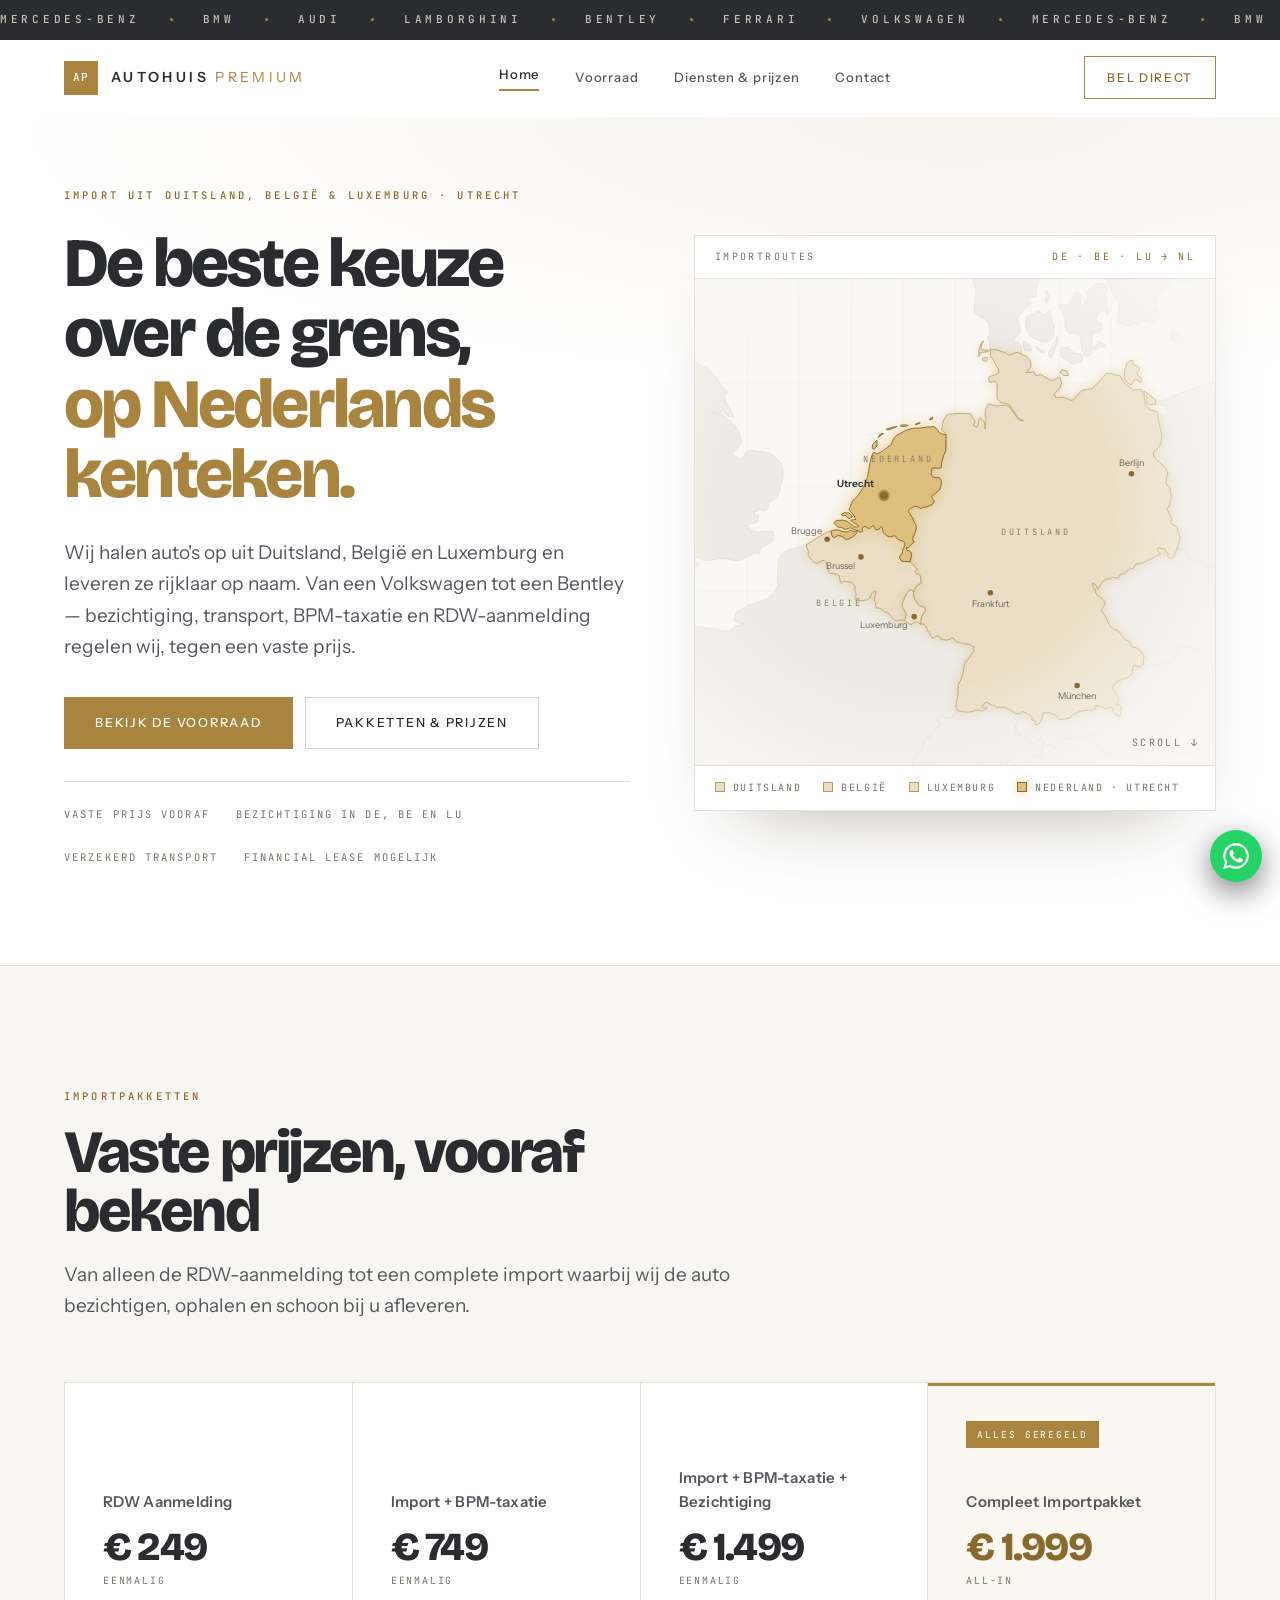
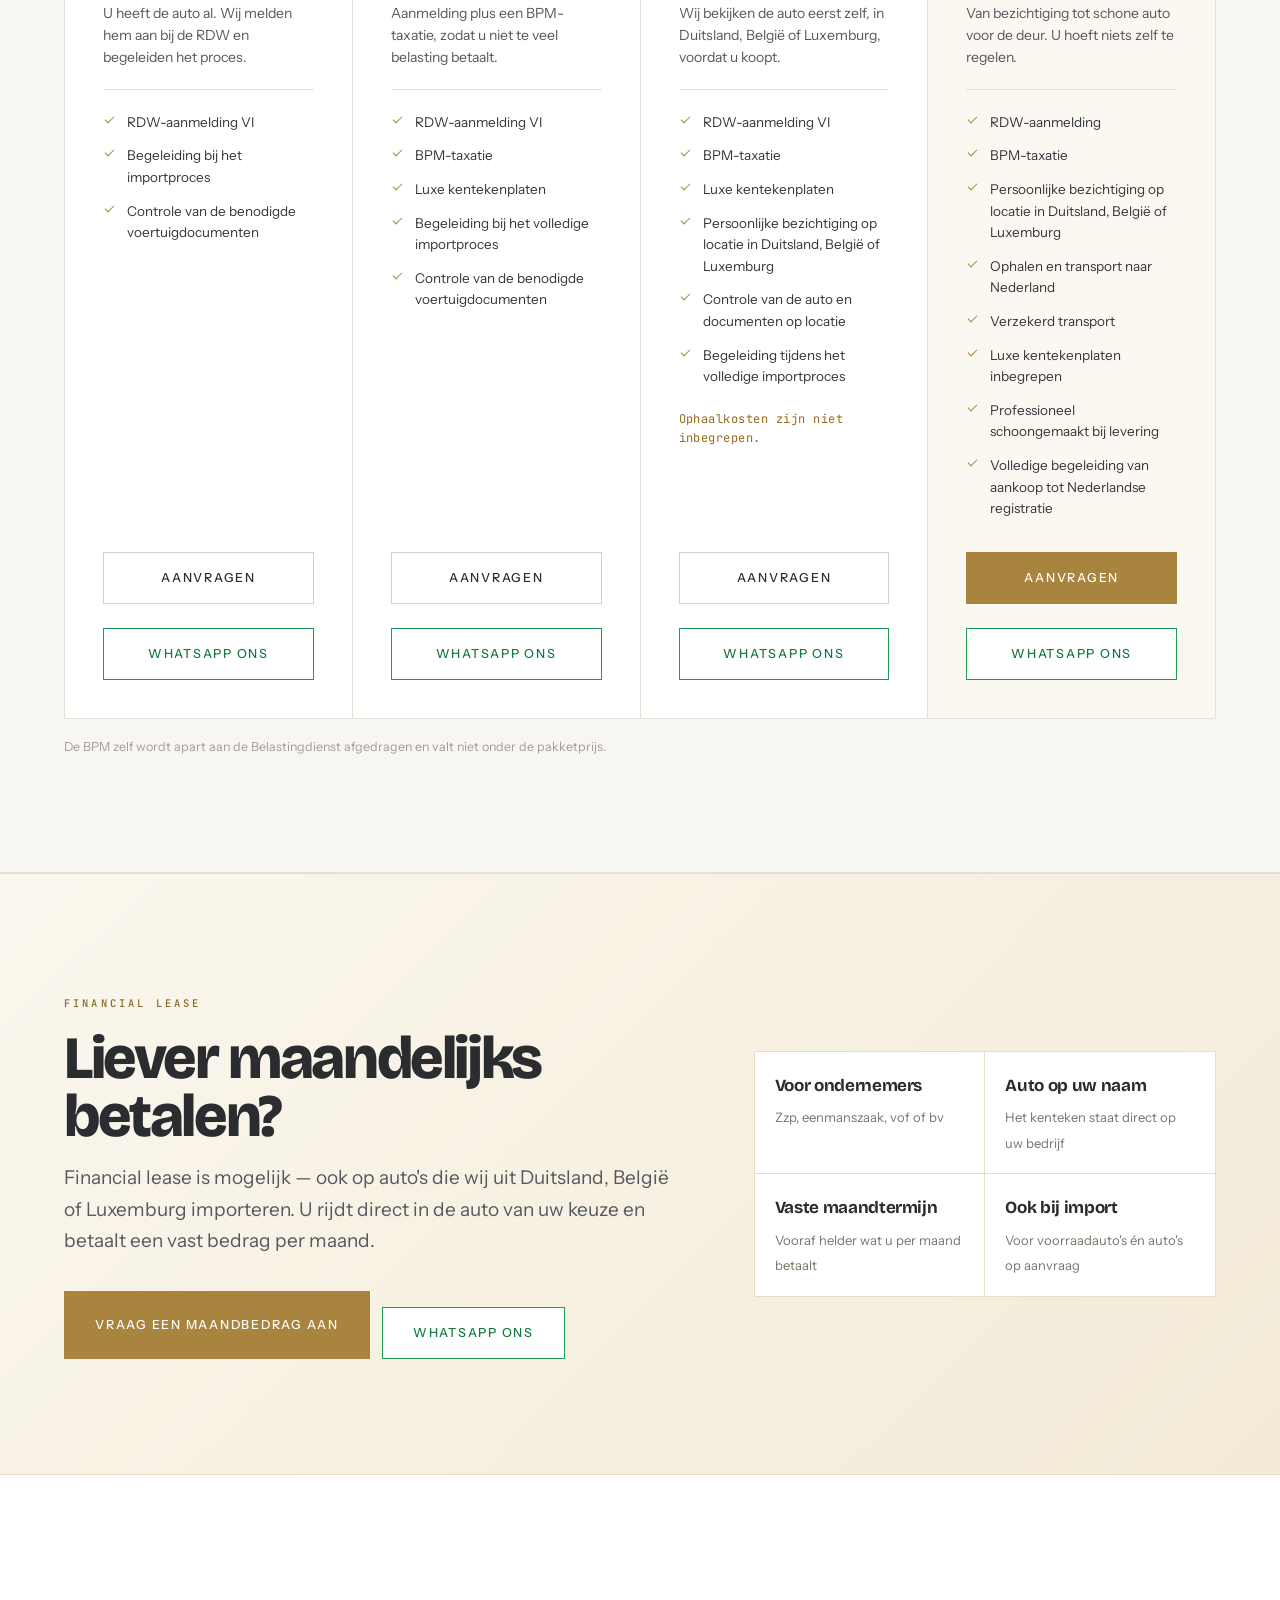
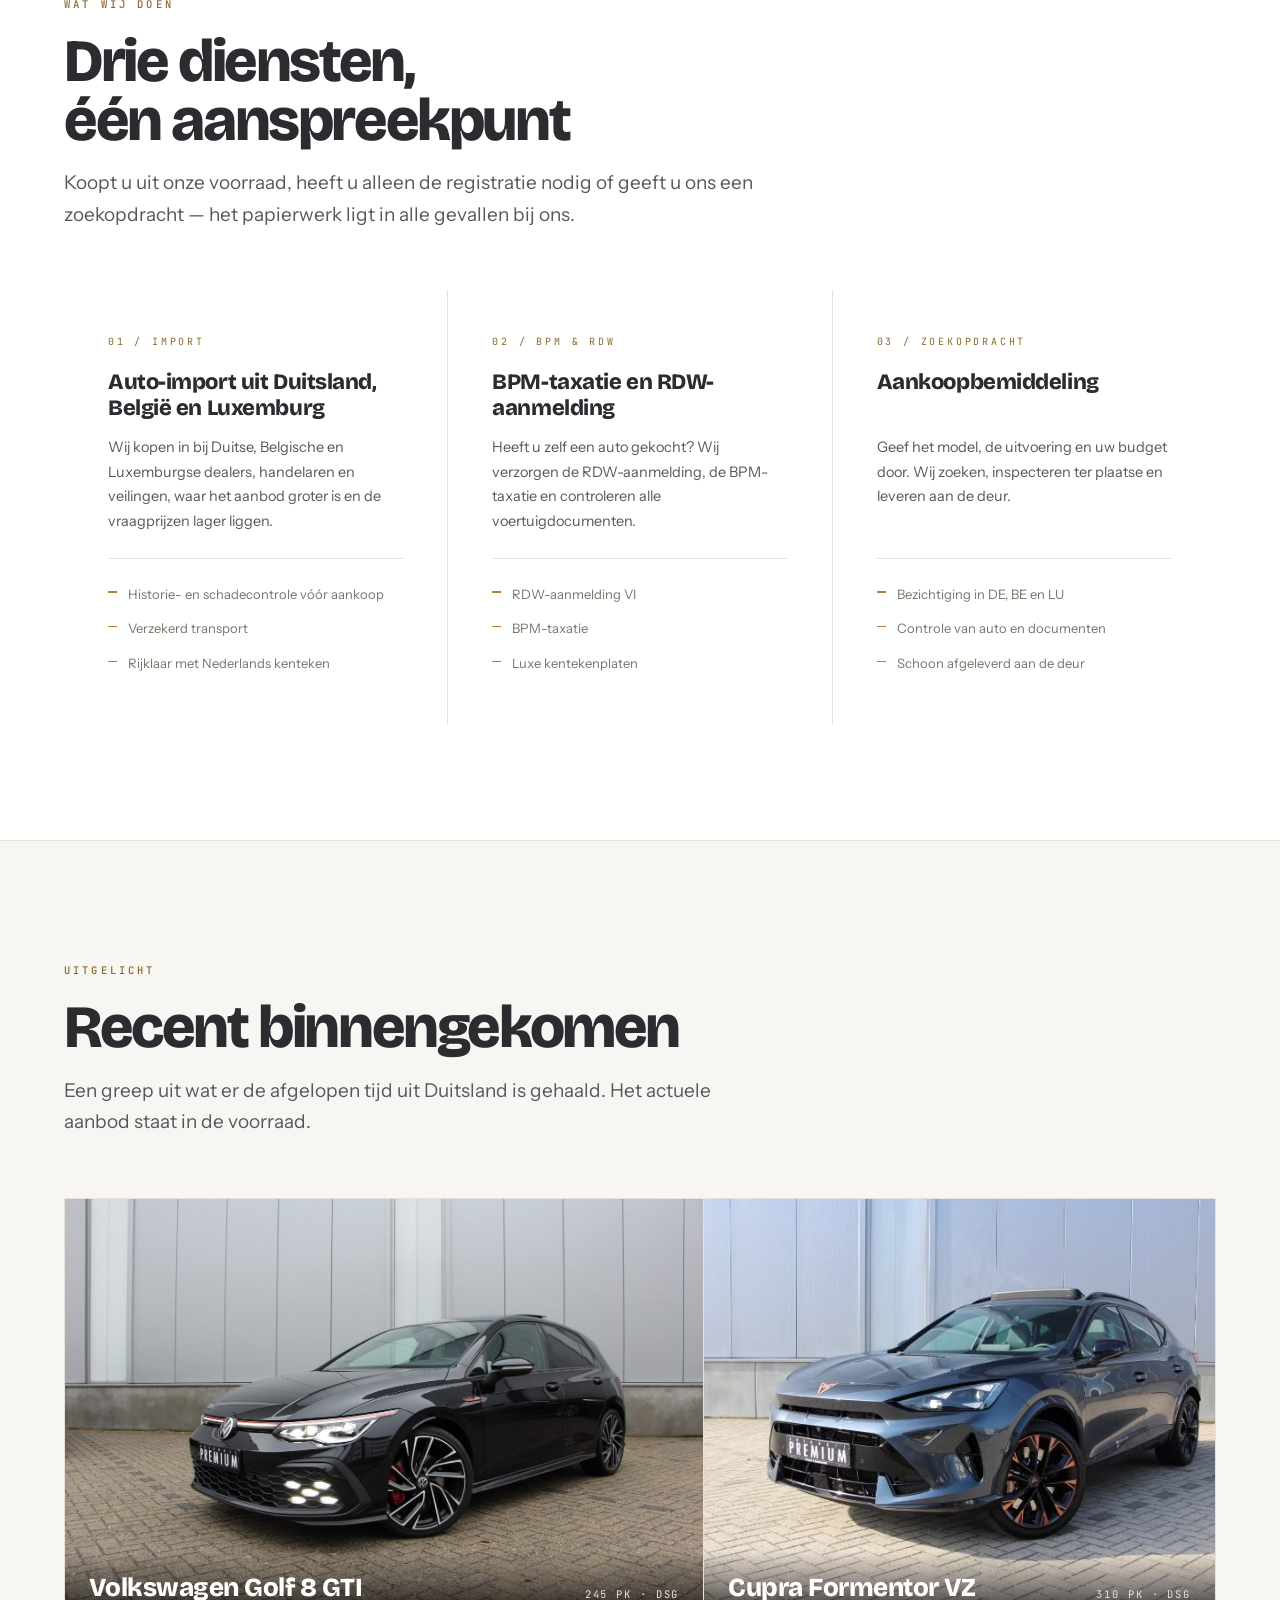
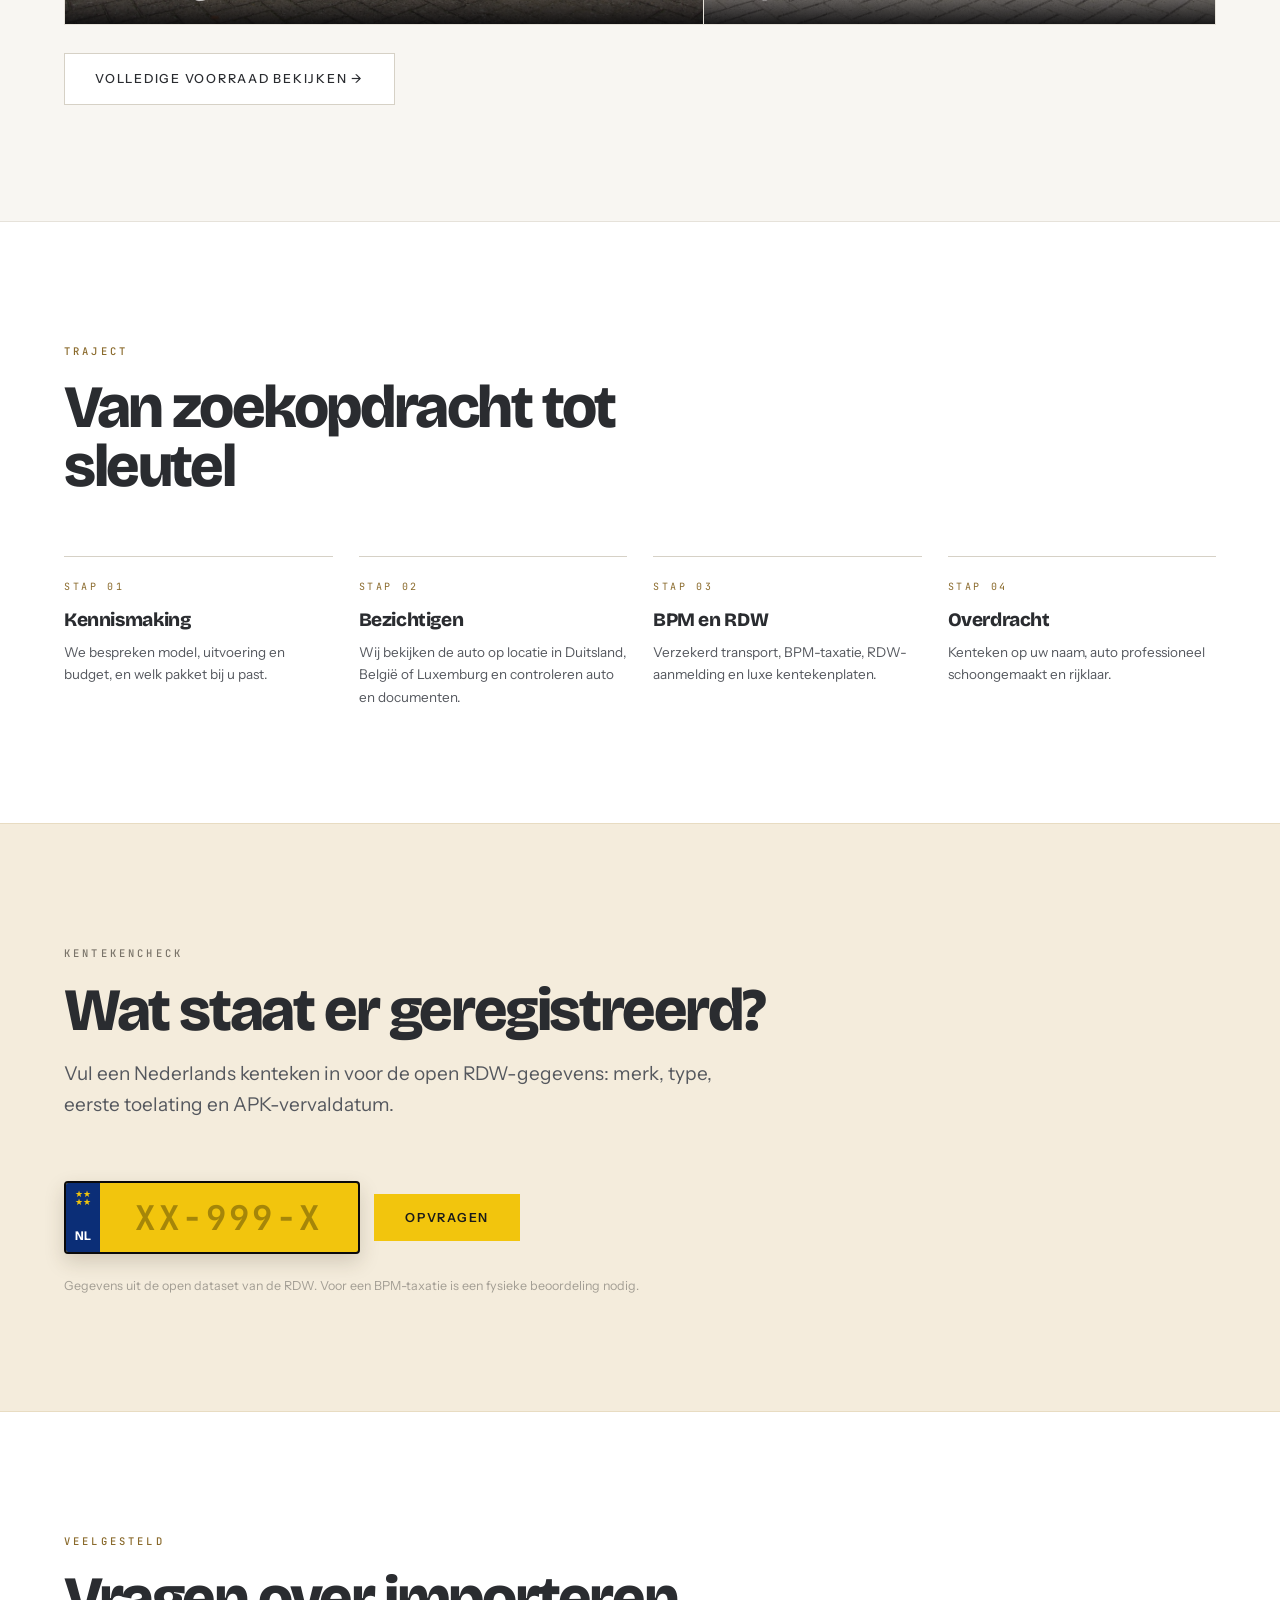
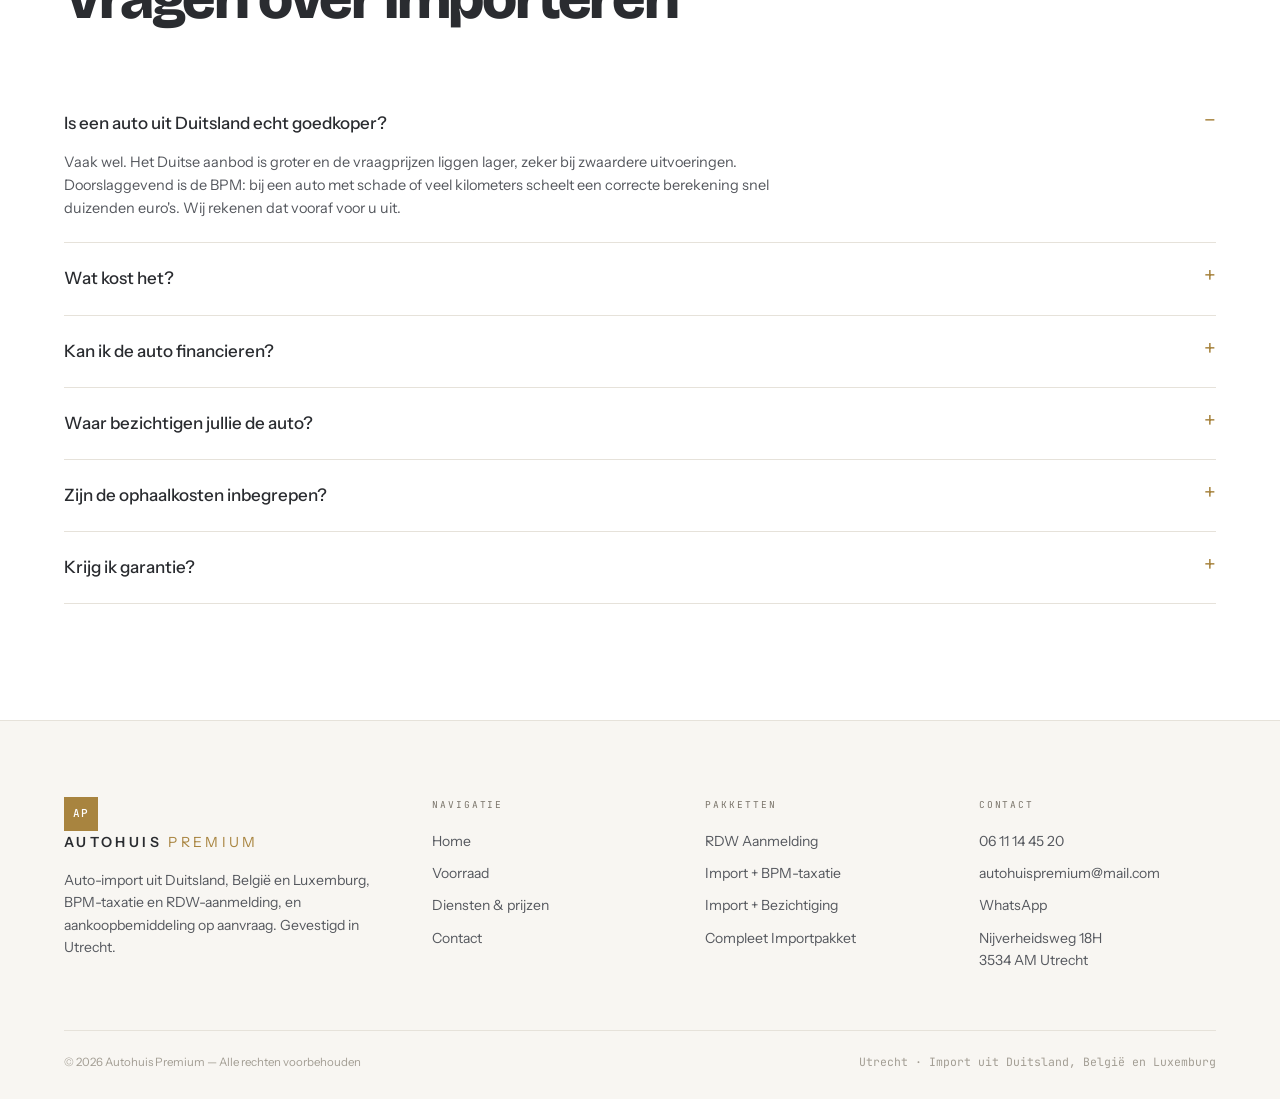
<file: index.html>
<!DOCTYPE html>
<html lang="nl">
<head>
<meta charset="UTF-8">
<meta name="viewport" content="width=device-width, initial-scale=1">
<title>Autohuis Premium — Auto-import uit Duitsland, België en Luxemburg | Utrecht</title>
<meta name="description" content="Autohuis Premium in Utrecht importeert auto's uit Duitsland, België en Luxemburg. RDW-aanmelding, BPM-taxatie en complete import tegen vaste prijzen.">
<link rel="canonical" href="https://autohuispremium.nl/">
<meta property="og:title" content="Autohuis Premium — Auto-import uit Duitsland, België en Luxemburg | Utrecht">
<meta property="og:description" content="Autohuis Premium in Utrecht importeert auto's uit Duitsland, België en Luxemburg. RDW-aanmelding, BPM-taxatie en complete import tegen vaste prijzen.">
<meta property="og:type" content="website">
<meta property="og:image" content="https://autohuispremium.nl/fotos/golf-gti.jpg">
<meta name="theme-color" content="#FFFFFF">
<script type="application/ld+json">{"@context":"https://schema.org","@type":"AutoDealer","name":"Autohuis Premium","url":"https://autohuispremium.nl","telephone":"+31611144520","email":"autohuispremium@mail.com","address":{"@type":"PostalAddress","streetAddress":"Nijverheidsweg 18H","postalCode":"3534 AM","addressLocality":"Utrecht","addressCountry":"NL"}}</script>
<link rel="preconnect" href="https://fonts.googleapis.com">
<link rel="preconnect" href="https://fonts.gstatic.com" crossorigin>
<link href="https://fonts.googleapis.com/css2?family=Bricolage+Grotesque:opsz,wght@12..96,700;12..96,800&family=Instrument+Sans:wght@400;500;600&family=JetBrains+Mono:wght@400;500;700&display=swap" rel="stylesheet">
<link rel="stylesheet" href="/style.css">
</head>
<body>
<div class="topbar" id="topbar">
  <div class="marquee" aria-hidden="true"><div class="mq-track">
    <div class="mq-set"><span>Mercedes-Benz</span><span>BMW</span><span>Audi</span><span>Lamborghini</span><span>Bentley</span><span>Ferrari</span><span>Volkswagen</span></div><div class="mq-set"><span>Mercedes-Benz</span><span>BMW</span><span>Audi</span><span>Lamborghini</span><span>Bentley</span><span>Ferrari</span><span>Volkswagen</span></div>
  </div></div>
  <header id="hdr"><div class="wrap">
    <a class="brand" href="/"><span class="mark">AP</span><b>AUTOHUIS <span>PREMIUM</span></b></a>
    <nav id="nav">
      <a href="/" class="on">Home</a>
      <a href="/voorraad">Voorraad</a>
      <a href="/diensten">Diensten &amp; prijzen</a>
      <a href="/contact">Contact</a>
    </nav>
    <a class="nav-cta" href="tel:+31611144520">Bel direct</a>
    <button class="burger" id="burger" aria-label="Menu openen">☰</button>
  </div></header>
</div>

<main>
<section class="hero"><div class="wrap hero-grid">
  <div>
    <span class="eyebrow">Import uit Duitsland, België &amp; Luxemburg · Utrecht</span>
    <h1>De beste keuze over de grens,<em>op Nederlands kenteken.</em></h1>
    <p class="lede">Wij halen auto's op uit Duitsland, België en Luxemburg en leveren ze rijklaar op naam. Van een Volkswagen tot een Bentley — bezichtiging, transport, BPM-taxatie en RDW-aanmelding regelen wij, tegen een vaste prijs.</p>
    <div class="hero-cta">
      <a class="btn btn-solid" href="/voorraad">Bekijk de voorraad</a>
      <a class="btn btn-ghost" href="/diensten#pakketten">Pakketten &amp; prijzen</a>
    </div>
    <div class="trust"><span>Vaste prijs vooraf</span><span>Bezichtiging in DE, BE en LU</span><span>Verzekerd transport</span><span>Financial lease mogelijk</span></div>
  </div>
  <div class="routecard">
    <div class="ph"><span>Importroutes</span><em>DE · BE · LU → NL</em></div>
    <div class="map-wrap">
      <svg id="routeMap" viewBox="0 0 600 560" role="img" aria-label="Kaart van West-Europa: auto's uit Duitsland, België en Luxemburg worden naar Nederland gebracht">
        <defs>
          <radialGradient id="nlGlow" cx="50%" cy="50%" r="50%"><stop offset="0" stop-color="#E2B85C" stop-opacity=".55"/><stop offset="1" stop-color="#E2B85C" stop-opacity="0"/></radialGradient>
          <radialGradient id="vignet" cx="42%" cy="46%" r="70%"><stop offset=".55" stop-color="#FAF8F4" stop-opacity="0"/><stop offset="1" stop-color="#FAF8F4" stop-opacity=".9"/></radialGradient>
        </defs>
        <g class="grat"><line x1="0" y1="0" x2="0" y2="560"/><line x1="60" y1="0" x2="60" y2="560"/><line x1="120" y1="0" x2="120" y2="560"/><line x1="180" y1="0" x2="180" y2="560"/><line x1="240" y1="0" x2="240" y2="560"/><line x1="300" y1="0" x2="300" y2="560"/><line x1="360" y1="0" x2="360" y2="560"/><line x1="420" y1="0" x2="420" y2="560"/><line x1="480" y1="0" x2="480" y2="560"/><line x1="540" y1="0" x2="540" y2="560"/><line x1="600" y1="0" x2="600" y2="560"/><line x1="0" y1="0" x2="600" y2="0"/><line x1="0" y1="60" x2="600" y2="60"/><line x1="0" y1="120" x2="600" y2="120"/><line x1="0" y1="180" x2="600" y2="180"/><line x1="0" y1="240" x2="600" y2="240"/><line x1="0" y1="300" x2="600" y2="300"/><line x1="0" y1="360" x2="600" y2="360"/><line x1="0" y1="420" x2="600" y2="420"/><line x1="0" y1="480" x2="600" y2="480"/><line x1="0" y1="540" x2="600" y2="540"/></g>
        <g class="land"><path d="M-50.6,276.6L-53.2,279.0L-61.3,281.4L-64.8,283.8L-71.0,289.4L-72.2,289.9L-81.5,288.5L-88.4,281.3L-92.8,278.4L-94.6,278.0L-96.5,278.9L-100.5,279.8L-104.6,279.7L-102.5,276.3L-99.7,274.5L-106.1,273.2L-107.8,272.1L-109.9,269.8L-114.9,269.4L-117.3,270.0L-121.3,273.1L-127.7,276.4L-135.3,271.8L-136.8,269.8L-136.8,266.0L-138.0,262.9L-140.1,261.8L-137.4,257.8L-134.1,255.1L-126.8,252.5L-115.9,246.2L-109.8,243.5L-104.1,238.8L-101.7,236.0L-100.0,232.1L-98.3,227.3L-95.9,223.4L-98.2,222.5L-99.3,219.6L-99.0,216.6L-97.9,213.9L-98.9,210.6L-100.6,207.1L-100.5,204.4L-100.1,201.5L-104.5,201.6L-108.8,202.5L-112.8,204.6L-116.7,207.4L-120.1,207.9L-120.0,205.7L-118.6,202.9L-114.7,199.0L-110.5,195.7L-109.0,193.2L-107.9,190.3L-105.8,187.9L-100.4,183.5L-90.0,178.6L-88.4,178.3L-84.3,178.8L-80.3,178.1L-76.8,176.3L-73.3,175.9L-65.4,181.1L-67.8,173.1L-64.3,171.2L-59.3,178.4L-57.4,179.2L-53.4,178.1L-55.0,176.9L-56.7,176.8L-59.1,175.7L-61.0,173.4L-64.3,166.0L-64.1,161.6L-61.9,157.1L-59.5,152.8L-61.5,152.0L-63.2,150.4L-63.6,146.2L-63.0,142.4L-58.6,139.1L-57.3,134.1L-56.8,128.5L-57.5,126.0L-61.8,126.4L-64.0,127.4L-65.9,129.1L-67.8,129.0L-73.2,122.8L-76.2,118.2L-81.7,108.3L-82.5,102.4L-78.1,89.5L-71.3,81.3L-63.3,78.4L-64.9,77.9L-77.0,77.8L-81.0,78.8L-84.8,82.1L-86.9,83.2L-89.1,83.6L-91.1,85.2L-93.1,87.6L-95.1,89.1L-99.2,88.7L-101.1,89.2L-102.6,87.8L-103.7,85.6L-105.3,85.0L-107.0,85.7L-110.7,88.7L-114.4,90.4L-118.9,88.6L-124.8,85.0L-125.9,86.3L-127.2,89.6L-128.0,94.7L-132.1,90.3L-135.7,84.3L-136.9,80.6L-137.0,76.4L-135.1,74.8L-133.0,76.2L-129.8,66.2L-123.6,53.1L-121.4,49.3L-119.9,44.2L-120.2,40.9L-121.5,38.2L-127.3,31.8L-127.2,26.6L-126.6,20.7L-125.0,17.2L-116.7,16.6L-119.7,14.8L-125.7,9.5L-125.6,7.6L-124.1,2.7L-126.1,5.4L-128.5,11.0L-130.0,12.2L-134.2,13.6L-135.0,16.3L-137.8,17.3L-138.4,19.8L-139.5,17.2L-139.6,12.7L-138.7,8.6L-137.1,5.3L-130.9,-2.1L-133.9,0.2L-140.8,7.0L-144.3,11.5L-145.2,13.0L-145.5,15.8L-143.9,23.7L-144.3,27.3L-150.2,51.2L-151.3,53.6L-152.4,54.9L-156.2,54.7L-157.5,52.9L-157.5,50.9L-157.0,47.9L-154.5,36.5L-153.5,33.4L-151.9,30.4L-148.4,25.3L-150.8,26.0L-152.5,24.6L-152.1,9.2L-150.2,4.2L-149.5,-3.3L-147.9,-9.6L-146.0,-14.2L-144.5,-20.2L-142.4,-22.8L-141.8,-26.9L-139.4,-31.3L-137.5,-35.9L-150.5,-23.5L-153.5,-21.3L-157.7,-21.9L-160.9,-23.2L-163.3,-26.1L-164.4,-31.5L-167.5,-31.7L-170.1,-32.6L-166.7,-36.3L-161.3,-37.3L-156.2,-42.1L-160.7,-45.3L-156.4,-49.1L-151.4,-58.4L-150.4,-66.9L-152.8,-70.9L-153.7,-73.6L-158.4,-76.5L-159.2,-80.3L-158.7,-82.4L-157.1,-84.5L-154.8,-86.1L-151.1,-87.6L-154.4,-89.3L-155.7,-91.2L-156.6,-94.0L-156.7,-95.7L-155.0,-103.0L-154.0,-106.0L-152.0,-109.9L-143.1,-109.7L-142.0,-111.4L-136.5,-109.9L-137.1,-111.6L-144.6,-120.8L-145.3,-122.5L-143.2,-127.5L-143.0,-129.7L-143.3,-132.1L-142.7,-133.9L-140.3,-134.8L-133.1,-134.7L-131.3,-135.5L-132.1,-137.9L-133.8,-141.1L-134.1,-143.8L-133.7,-146.1L-133.7,-150.9L-133.3,-153.0L-131.6,-156.1L-130.2,-157.1L-128.4,-157.6L-124.5,-156.6L-123.0,-155.3L-121.2,-152.3L-115.0,-155.8L-113.5,-156.3L-111.5,-152.5L-103.1,-155.5L-91.7,-156.9L-84.9,-158.8L-77.7,-159.6L-71.0,-161.8L-63.9,-160.8L-64.0,-157.7L-65.9,-152.7L-65.6,-147.1L-66.0,-145.4L-66.8,-143.3L-69.4,-139.5L-76.2,-134.0L-88.8,-121.3L-96.2,-115.1L-97.2,-112.1L-97.8,-107.9L-93.3,-107.1L-91.6,-105.7L-92.7,-103.6L-99.3,-96.3L-101.2,-89.7L-96.2,-89.9L-92.0,-91.2L-83.7,-95.3L-76.0,-98.3L-72.2,-98.5L-65.0,-96.0L-63.3,-95.9L-60.2,-97.1L-57.1,-97.3L-36.0,-96.5L-30.1,-97.9L-26.3,-96.2L-23.0,-92.0L-19.9,-84.1L-21.9,-79.2L-25.3,-74.8L-28.3,-68.6L-29.2,-65.3L-29.7,-61.7L-30.7,-58.4L-36.6,-42.8L-42.3,-34.2L-44.9,-28.1L-48.0,-23.2L-51.1,-20.2L-54.3,-18.1L-63.7,-16.0L-66.3,-14.4L-69.5,-11.8L-72.8,-10.5L-68.9,-10.6L-65.1,-12.1L-58.1,-12.7L-50.1,-7.6L-50.8,-3.4L-54.1,-0.1L-61.4,0.4L-68.2,7.6L-71.3,9.9L-74.6,11.0L-78.6,10.7L-86.0,8.7L-89.3,6.7L-86.4,10.0L-83.0,11.7L-63.7,15.8L-56.4,11.1L-48.3,11.0L-32.7,18.9L-28.2,24.9L-21.7,33.5L-18.2,36.9L-15.7,39.9L-14.1,44.4L-11.1,59.4L-7.7,73.9L-3.2,89.5L-1.1,93.8L1.6,96.8L15.2,103.8L18.2,106.1L23.5,112.7L28.6,119.8L33.3,125.2L38.5,129.6L36.0,131.9L34.3,135.4L35.6,140.3L37.6,144.9L41.7,152.2L45.4,160.3L44.0,159.0L42.6,158.4L40.7,158.6L38.8,158.2L35.4,155.7L32.1,152.6L25.5,153.8L21.8,153.3L18.6,153.4L24.7,155.1L31.3,155.3L45.8,168.7L50.7,176.6L53.6,187.0L51.7,191.7L48.6,194.7L45.7,198.2L43.0,202.1L51.0,207.8L52.8,207.6L54.5,206.8L56.3,204.9L59.2,200.1L60.6,198.4L65.7,197.8L69.9,198.2L74.1,199.3L77.8,198.9L85.2,200.9L89.0,202.8L98.5,211.0L100.6,215.5L101.5,221.3L101.6,227.7L100.0,233.5L98.2,238.8L97.1,245.5L96.3,248.0L95.1,249.9L90.1,255.2L86.8,257.4L85.4,256.4L83.9,256.6L85.3,260.5L85.3,263.8L82.4,266.2L79.4,267.3L74.3,266.0L67.3,270.5L72.3,272.8L73.4,275.2L72.1,279.5L68.9,281.4L65.4,282.3L61.8,282.5L58.9,283.5L56.0,285.6L59.6,284.5L62.1,285.4L63.6,289.0L65.1,290.1L72.0,291.6L76.4,291.6L84.7,290.7L88.7,290.7L90.2,291.4L90.2,294.4L89.6,301.7L88.5,303.2L77.4,309.3L75.1,313.6L74.5,316.2L68.0,315.7L65.0,318.5L59.7,320.3L55.7,322.2L51.7,324.6L48.5,325.4L34.3,322.5L25.8,322.7L14.3,325.2L11.3,324.8L6.9,322.4L2.3,320.8L-2.9,320.0L-7.5,317.8L-4.6,322.1L-10.9,326.2L-13.8,327.0L-16.8,326.9L-23.0,328.0L-28.7,327.5L-27.8,330.4L-26.3,332.9L-27.5,334.1L-39.7,332.4L-41.2,332.8L-42.5,334.5L-46.5,333.6L-50.3,330.6L-54.4,328.6L-58.7,327.6L-62.0,328.0L-76.0,332.7L-78.8,337.4L-80.2,344.1L-82.2,350.0L-85.5,354.6L-89.4,355.2L-93.1,352.0L-100.1,348.5L-102.5,346.2L-104.0,346.9L-106.8,348.0L-109.6,348.0L-114.0,348.9L-121.7,351.8L-124.7,353.7L-131.4,359.0L-132.7,360.4L-135.1,365.8L-138.8,366.7L-142.2,363.3L-146.0,362.1L-150.0,363.3L-152.5,365.1L-153.6,363.6L-153.7,360.6L-150.7,357.0L-142.8,354.2L-135.9,347.1L-132.5,342.8L-131.2,340.4L-129.5,338.8L-127.4,338.2L-126.3,335.5L-116.7,324.6L-115.9,322.1L-115.4,317.6L-114.6,313.3L-106.8,310.5L-103.0,301.3L-102.0,300.6L-91.1,298.9L-83.0,299.1L-75.0,300.9L-70.9,301.0L-66.8,300.4L-63.5,297.9L-58.0,289.0L-54.9,285.0L-51.3,281.5L-47.9,277.4L-42.5,269.8L-46.2,272.4L-50.6,276.6ZM4.6,329.4L1.7,331.4L0.8,333.6L-1.8,335.1L-3.7,335.1L-10.9,330.6L-12.5,330.8L-10.9,328.7L-6.4,327.0L-3.9,324.8L1.9,326.9L4.6,329.4Z"/><path d="M369.8,501.4L370.8,502.1L373.3,504.4L372.7,508.4L369.9,514.8L368.4,519.9L368.3,523.8L368.5,525.7L371.7,525.9L377.4,527.0L380.9,528.5L381.5,530.2L382.0,532.1L386.1,534.9L390.8,536.6L392.4,536.1L398.3,529.7L400.5,530.8L401.9,534.1L401.8,535.9L400.2,542.7L399.9,546.3L401.3,548.7L401.5,550.6L401.1,552.3L398.7,552.4L395.6,551.5L392.9,548.6L390.9,548.9L389.2,549.7L388.3,552.4L387.5,555.7L387.8,557.5L389.0,558.9L390.0,561.9L390.7,565.8L391.2,567.5L389.0,568.9L387.6,568.3L385.2,563.7L384.1,562.0L382.2,561.7L378.9,562.8L373.8,565.4L371.7,565.4L370.0,564.8L368.3,562.6L366.9,558.4L366.5,555.8L362.2,555.1L360.7,556.1L360.7,560.5L360.4,565.8L358.7,569.3L354.2,575.3L352.5,577.9L351.8,579.8L351.7,581.4L352.4,584.2L353.3,586.9L352.5,588.4L350.1,589.2L348.4,587.6L347.8,584.7L344.1,580.7L345.8,577.4L339.4,574.9L336.7,572.4L333.0,567.9L332.4,566.0L332.5,559.9L332.3,558.4L330.0,557.7L327.5,559.8L325.2,563.0L320.5,566.6L321.6,570.9L317.7,577.9L317.0,579.7L312.1,583.2L309.9,584.5L303.2,582.0L301.3,581.7L298.3,583.4L294.1,585.0L287.2,586.7L284.7,585.5L283.5,584.3L282.9,582.6L281.2,579.7L279.2,577.9L277.9,576.0L276.1,573.8L274.9,572.1L276.4,566.4L275.3,564.4L274.7,561.6L275.0,559.7L268.2,558.1L263.1,558.4L259.4,560.3L256.4,563.5L257.7,567.6L255.2,570.6L251.3,573.0L248.5,573.3L247.3,572.8L247.2,569.5L249.5,568.3L251.6,566.2L252.3,563.2L252.5,561.1L250.4,558.5L250.6,557.0L252.0,554.0L252.7,551.4L253.8,549.1L258.1,545.4L262.4,541.6L263.1,537.6L263.4,532.8L264.0,531.6L269.8,528.7L271.3,527.5L272.0,525.9L276.6,520.4L281.1,514.9L282.0,513.1L282.8,512.0L282.2,510.5L280.1,510.0L279.3,508.3L281.7,505.2L284.6,503.3L287.4,503.2L288.6,504.1L289.8,506.3L291.9,506.6L294.6,506.2L297.2,505.1L298.9,502.3L299.8,500.2L304.0,497.8L306.8,499.0L314.7,499.4L320.5,498.7L324.1,497.1L328.5,497.1L331.5,498.0L332.9,497.6L333.7,496.8L336.5,496.2L336.8,494.7L332.8,494.7L331.5,494.1L331.2,492.8L332.3,490.5L334.8,488.6L337.0,488.2L338.5,488.7L342.4,492.2L343.8,491.6L345.9,492.0L347.4,494.1L356.1,493.7L358.0,493.7L363.8,497.5L369.8,501.4Z"/><path d="M611.3,-5.8L609.6,-2.6L608.0,-2.8L606.9,-7.1L606.7,-18.2L607.3,-23.7L614.8,-43.6L618.2,-45.3L622.9,-57.6L624.2,-63.1L626.2,-68.0L627.4,-72.5L628.5,-74.3L630.7,-73.4L631.6,-72.6L629.3,-70.0L629.6,-66.7L623.6,-50.7L622.0,-41.3L619.9,-39.0L611.3,-5.8ZM434.1,-188.4L436.9,-179.6L439.4,-178.5L442.9,-180.8L445.2,-187.2L446.6,-196.8L448.2,-206.0L446.3,-215.8L444.3,-224.5L444.2,-227.1L449.5,-234.5L451.1,-240.5L452.8,-246.2L454.8,-248.2L457.7,-248.6L461.0,-249.7L465.2,-253.6L469.0,-258.8L471.9,-263.5L472.9,-273.0L473.0,-277.7L474.2,-281.3L475.5,-288.2L474.3,-295.0L470.5,-305.5L466.0,-320.2L465.3,-328.3L467.4,-329.8L471.3,-331.2L478.7,-331.5L479.5,-332.5L480.3,-336.1L481.9,-340.9L483.7,-344.4L485.0,-349.5L485.5,-354.1L481.3,-361.0L475.7,-368.1L472.0,-370.5L465.2,-376.5L460.5,-381.6L463.2,-400.9L465.2,-415.3L465.6,-418.9L465.6,-424.3L459.1,-447.9L459.4,-453.1L460.0,-457.9L459.3,-466.0L458.9,-473.3L460.0,-475.5L462.7,-479.7L460.2,-486.1L455.2,-502.6L462.5,-518.5L461.2,-526.8L465.6,-532.8L473.5,-546.6L478.0,-554.5L479.0,-555.8L482.5,-559.3L489.2,-563.4L496.7,-565.4L500.0,-565.4L512.8,-562.6L522.8,-560.4L524.2,-562.6L526.3,-567.0L529.0,-573.4L529.2,-580.5L528.3,-591.0L526.8,-597.2L519.8,-601.3L512.1,-606.9L521.5,-624.8L528.1,-637.3L536.3,-656.3L538.8,-664.2L540.7,-667.4L543.1,-696.9L544.7,-705.2L546.0,-709.6L546.0,-714.1L545.2,-721.7L542.9,-738.9L555.8,-741.1L560.0,-742.3L563.9,-744.4L571.5,-749.7L575.3,-754.5L573.2,-770.8L577.8,-776.4L589.1,-795.8L601.3,-814.6L607.0,-821.8L607.6,-825.3L608.1,-830.9L605.5,-839.8L602.8,-845.3L597.5,-855.9L599.8,-863.2L603.7,-864.6L608.9,-867.5L612.9,-873.9L620.1,-899.7L633.5,-912.5L638.8,-919.5L647.1,-914.3L659.2,-906.3L664.6,-918.0L666.4,-922.4L668.2,-928.8L667.4,-939.9L667.1,-954.5L667.7,-960.4L672.5,-963.0L675.1,-963.7L688.6,-957.6L692.0,-957.8L698.4,-956.9L705.5,-954.3L720.4,-947.2L726.6,-944.3L730.0,-943.8L733.0,-947.0L739.3,-955.5L730.0,-961.7L736.1,-968.1L739.3,-974.5L742.0,-982.4L743.0,-991.7L742.7,-996.8L740.8,-1000.2L735.1,-1008.8L748.0,-1010.0L752.5,-1010.3L761.9,-1004.7L762.3,-1003.5L762.4,-1000.5L762.7,-997.5L771.8,-989.8L774.5,-985.7L780.1,-979.5L781.6,-976.2L786.8,-972.3L790.5,-968.2L794.8,-964.8L799.9,-959.6L806.7,-955.5L812.5,-954.2L827.0,-947.1L829.5,-944.8L833.6,-939.9L837.9,-934.3L840.8,-922.7L845.5,-922.1L846.7,-918.1L850.8,-911.3L856.5,-905.4L856.3,-903.3L851.8,-897.9L851.3,-890.5L851.7,-881.0L853.1,-873.4L853.0,-871.1L851.9,-868.5L850.5,-864.4L850.1,-860.8L850.2,-859.0L853.0,-858.0L857.3,-857.2L859.8,-855.6L861.2,-846.9L860.7,-845.2L857.1,-841.3L856.1,-838.2L856.0,-833.6L856.6,-828.6L857.8,-823.0L860.7,-817.0L864.5,-810.8L867.0,-805.7L868.1,-802.1L868.6,-799.6L866.9,-796.5L865.3,-790.3L865.0,-783.2L864.3,-778.6L861.0,-772.3L858.7,-770.0L858.0,-766.7L857.7,-761.1L858.4,-754.4L858.6,-749.8L859.3,-746.5L860.4,-744.4L865.8,-740.6L868.8,-732.9L870.7,-726.7L874.3,-710.7L865.2,-708.7L858.3,-712.7L854.9,-710.7L848.9,-710.6L842.1,-709.0L839.8,-705.9L838.0,-704.6L831.7,-709.0L825.7,-716.4L821.4,-710.8L818.6,-709.7L816.0,-714.8L813.8,-715.6L812.6,-713.9L811.6,-709.4L809.9,-705.9L809.5,-703.7L809.2,-694.8L808.8,-692.7L803.0,-693.9L803.3,-691.5L804.6,-690.3L805.1,-688.9L803.0,-686.9L797.2,-687.1L796.7,-685.0L798.3,-681.8L797.0,-678.9L795.8,-677.8L789.0,-676.1L785.0,-676.5L783.9,-674.6L783.6,-672.2L784.3,-669.9L786.1,-668.7L786.6,-667.2L786.5,-664.0L785.1,-663.4L780.9,-669.0L780.6,-665.8L783.0,-662.6L784.3,-659.4L785.5,-655.4L785.3,-652.5L780.2,-642.9L775.6,-636.9L772.3,-631.5L770.3,-625.8L772.6,-623.0L775.1,-618.8L776.9,-610.9L779.1,-603.9L783.4,-597.2L782.6,-593.3L781.6,-590.3L774.3,-583.7L766.2,-573.8L757.3,-548.6L754.4,-545.2L746.7,-541.0L743.8,-536.9L738.1,-532.1L728.1,-527.9L723.5,-522.1L721.5,-516.2L719.2,-515.8L716.9,-518.1L713.9,-519.8L713.5,-515.9L713.6,-513.1L708.8,-517.3L706.5,-513.4L704.7,-507.0L697.7,-498.3L690.2,-499.9L689.4,-498.3L691.4,-497.2L691.7,-495.8L690.3,-495.1L688.3,-495.2L685.1,-493.5L683.0,-493.6L682.0,-489.5L680.4,-484.6L676.1,-482.6L673.9,-482.1L672.9,-479.3L679.4,-478.7L678.9,-476.4L678.7,-474.0L678.0,-471.5L670.6,-467.8L669.5,-465.0L667.9,-463.2L664.6,-463.3L664.8,-464.9L665.3,-466.8L660.4,-466.6L658.8,-470.8L657.9,-469.7L658.5,-466.4L659.8,-462.9L661.2,-457.9L660.0,-454.7L658.7,-453.1L659.7,-451.6L662.3,-450.5L663.4,-448.5L660.2,-446.8L656.4,-441.0L652.3,-440.9L649.9,-437.0L647.3,-437.0L645.1,-439.4L641.7,-441.4L640.6,-437.9L640.5,-435.1L642.4,-428.1L646.0,-422.7L649.4,-420.3L647.0,-418.8L645.2,-415.2L643.0,-404.3L641.8,-400.1L640.5,-392.5L641.3,-386.2L642.0,-383.1L643.6,-378.9L639.1,-379.4L634.4,-381.9L635.0,-376.7L632.1,-370.7L632.6,-365.4L633.3,-362.0L632.3,-356.3L633.7,-354.5L634.5,-351.1L633.2,-348.6L633.8,-346.5L634.0,-338.9L634.9,-327.1L634.6,-324.6L637.2,-314.4L636.6,-310.8L636.2,-306.3L640.0,-301.9L643.3,-302.0L646.7,-302.1L648.0,-301.0L649.3,-297.9L650.4,-294.3L653.2,-294.6L657.6,-297.5L660.5,-298.2L662.5,-292.6L667.7,-285.1L670.7,-281.8L675.9,-280.0L681.3,-274.0L680.5,-266.8L682.8,-264.4L689.2,-261.6L691.5,-257.8L692.6,-254.5L694.2,-251.8L696.2,-243.7L695.5,-238.7L693.0,-237.0L686.9,-231.7L684.1,-227.7L682.0,-225.2L675.9,-220.0L673.7,-219.0L671.6,-216.3L669.5,-215.1L667.7,-215.8L660.8,-210.8L661.4,-208.7L666.6,-207.8L669.3,-208.9L671.4,-211.3L673.7,-211.9L675.7,-211.4L677.9,-213.4L679.6,-214.2L681.4,-213.3L683.4,-208.6L679.3,-206.1L676.4,-206.0L674.9,-198.3L673.2,-195.0L671.9,-193.4L665.5,-190.2L661.2,-186.1L656.2,-182.7L654.0,-183.5L650.7,-180.1L643.3,-176.1L639.6,-170.8L631.1,-166.0L626.8,-162.1L615.2,-161.9L604.0,-162.8L600.5,-160.9L604.1,-160.4L606.6,-158.5L609.6,-159.3L616.7,-158.4L620.3,-157.4L625.0,-151.1L621.5,-148.9L615.6,-147.1L617.8,-138.2L619.7,-132.2L617.2,-128.6L617.1,-112.3L613.7,-112.0L612.3,-105.3L613.3,-101.8L613.2,-93.9L613.9,-89.0L615.6,-84.6L614.9,-79.9L609.5,-69.0L609.6,-63.9L610.6,-60.9L611.3,-56.1L608.9,-46.9L607.2,-39.2L605.1,-32.8L600.6,-25.0L598.3,-19.3L593.0,-1.4L590.4,2.1L587.1,4.8L583.5,2.3L580.2,0.9L576.2,1.1L569.9,3.1L560.4,1.8L551.1,2.4L548.8,4.2L550.2,10.6L546.7,11.5L543.4,9.7L540.5,11.8L538.0,14.2L533.2,19.9L531.6,23.4L531.1,29.9L533.7,35.8L535.9,42.6L530.1,50.8L526.9,51.1L517.5,48.8L500.7,54.0L485.7,49.9L487.6,45.5L487.5,42.2L488.4,37.3L488.9,32.1L488.8,28.7L487.7,25.0L484.0,20.2L475.6,4.0L473.1,-2.9L471.4,-5.8L479.5,-2.2L481.1,-2.7L482.8,-4.1L480.8,-9.4L479.0,-11.8L477.8,-15.4L481.8,-16.4L484.7,-16.2L486.9,-20.2L485.6,-26.8L482.5,-28.9L479.9,-29.8L474.9,-40.2L469.7,-45.6L460.4,-66.5L457.0,-81.0L453.8,-79.6L452.3,-86.0L451.2,-92.0L451.0,-96.4L446.0,-99.0L445.8,-102.1L444.9,-116.0L439.6,-117.9L436.2,-125.8L435.6,-140.7L432.1,-143.5L429.2,-142.7L429.4,-146.4L430.1,-149.9L428.4,-163.9L427.9,-176.7L426.5,-180.5L425.8,-185.1L426.4,-189.0L427.4,-191.3L430.9,-191.9L434.1,-188.4Z"/><path d="M855.4,282.6L857.2,286.5L857.9,289.6L857.2,292.0L857.4,294.4L859.0,297.0L864.3,304.9L866.8,312.4L868.5,315.4L872.3,319.2L872.6,320.7L871.1,322.2L868.9,322.7L868.2,324.1L869.2,325.5L870.6,327.6L872.2,333.5L872.1,338.4L870.8,339.6L869.1,342.5L868.0,345.1L859.0,346.9L856.9,349.7L851.9,355.1L848.6,358.3L843.6,363.9L835.7,373.5L832.8,377.5L830.7,380.8L824.4,389.6L822.4,393.3L822.8,396.3L824.8,403.4L825.3,406.6L824.9,409.5L824.2,412.2L826.2,415.2L829.2,418.2L829.0,420.5L827.9,421.5L824.2,420.5L820.0,418.4L818.6,418.7L816.3,418.2L807.0,414.3L800.7,411.3L800.1,409.3L798.9,406.4L796.2,404.0L790.1,401.9L787.6,400.2L777.6,399.3L773.3,399.3L770.2,399.9L768.3,399.9L765.6,404.2L763.7,405.4L761.0,405.5L758.6,404.8L756.2,402.5L752.3,401.3L749.5,401.9L747.4,401.4L745.6,401.3L743.6,401.7L741.5,402.8L739.2,404.3L736.7,405.4L734.7,407.9L733.0,412.8L728.1,410.6L726.5,411.6L724.2,412.2L722.6,411.5L723.0,409.9L723.7,408.0L723.7,405.3L723.2,402.4L721.7,401.4L719.5,401.1L718.3,400.5L717.0,398.3L715.0,395.1L713.1,391.2L711.8,390.0L709.9,391.9L707.0,394.0L705.2,394.8L701.7,400.9L695.5,401.1L695.1,398.2L694.4,395.5L690.8,394.8L690.7,393.2L689.9,389.2L682.6,381.3L681.7,377.9L681.5,374.6L679.9,373.3L674.1,371.8L672.6,372.6L671.3,371.7L669.1,369.8L665.5,368.3L663.8,366.1L662.6,366.8L661.5,367.9L657.8,369.4L656.3,368.8L654.9,367.5L653.3,364.7L651.1,362.3L649.2,361.4L648.1,360.2L652.0,357.2L652.9,355.1L652.4,351.3L650.2,352.1L646.7,353.2L643.5,353.8L641.9,353.8L632.8,346.9L626.9,344.8L623.5,344.2L624.6,348.7L627.4,353.5L624.0,356.7L622.1,357.5L620.0,359.2L618.1,361.5L616.5,362.5L615.1,362.2L613.7,361.1L609.9,354.1L605.2,348.7L604.6,347.5L603.1,347.2L601.1,346.0L600.4,344.4L601.4,342.6L602.8,341.0L605.4,340.1L606.2,339.1L606.6,337.8L607.6,336.0L605.5,333.3L602.8,331.4L595.4,332.8L593.4,333.8L592.2,332.5L591.3,330.6L589.4,330.2L586.9,328.4L583.8,326.7L580.8,326.1L574.6,323.6L572.2,323.5L570.8,322.6L569.4,320.7L568.2,318.6L567.5,314.3L563.0,312.4L558.4,311.2L558.3,316.1L558.0,318.4L555.0,319.8L552.0,320.0L555.8,311.5L557.4,306.6L559.2,297.7L557.0,290.6L556.4,287.3L555.4,285.7L549.1,282.2L548.7,281.0L549.6,276.3L549.1,274.4L547.6,272.3L545.7,268.1L544.9,264.6L547.4,260.4L548.0,257.3L549.1,253.1L549.9,250.8L548.4,248.5L548.0,246.2L548.5,242.9L547.6,240.4L545.4,238.8L543.9,236.7L543.3,234.0L543.8,229.9L545.5,224.2L541.9,217.3L532.9,209.3L528.6,203.7L528.9,200.5L530.8,197.5L534.2,194.9L536.8,190.3L538.3,184.7L538.4,179.7L534.4,163.4L533.8,159.3L533.3,154.4L533.1,153.0L541.0,156.5L544.3,158.4L543.8,156.3L543.2,154.4L543.6,151.6L543.4,147.4L536.2,145.3L531.5,144.5L531.0,141.6L531.4,139.7L532.7,140.8L537.4,141.3L548.8,135.6L568.6,128.3L589.7,121.3L594.6,120.6L599.5,119.1L601.4,116.5L603.2,114.8L606.1,110.2L612.4,103.0L623.6,100.4L627.8,97.0L636.6,92.2L656.7,86.8L665.0,85.7L673.2,85.5L680.5,89.8L688.3,95.0L689.6,98.1L685.5,96.2L679.4,91.5L677.1,91.3L682.3,105.5L685.2,110.5L690.9,114.3L695.7,115.5L710.6,113.3L715.9,110.3L717.4,108.8L718.8,109.5L728.4,110.3L738.2,111.2L754.0,112.0L770.4,112.9L787.4,113.9L805.8,114.9L825.2,115.5L828.4,112.7L830.8,113.0L833.7,114.5L835.0,115.6L835.6,116.8L835.9,118.3L837.5,118.6L840.4,119.7L844.2,122.2L847.2,124.6L850.1,128.0L851.1,131.9L851.1,136.4L851.0,139.2L855.1,160.9L861.7,180.4L864.1,189.9L865.1,194.9L865.8,202.1L866.1,207.2L866.0,210.0L865.6,213.9L863.6,216.3L851.0,222.8L848.7,224.9L844.9,230.0L841.5,235.3L840.7,237.1L841.3,240.0L845.8,242.8L850.3,245.1L851.8,246.8L855.1,248.9L856.3,250.9L857.0,252.6L856.9,256.5L855.4,261.8L856.1,265.9L854.5,268.6L853.3,271.6L853.1,276.8L855.4,282.6Z"/><path d="M371.7,525.9L369.0,525.6L368.3,523.8L368.4,519.9L369.9,514.8L370.4,516.7L370.9,519.2L371.4,520.7L372.5,522.0L372.8,523.3L372.3,524.9Z"/><path d="M283.5,584.3L284.7,585.5L287.2,586.7L294.1,585.0L298.3,583.4L301.3,581.7L303.2,582.0L309.9,584.5L312.1,583.2L317.0,579.7L317.7,577.9L321.6,572.3L320.1,567.4L325.2,563.0L327.5,559.8L330.0,557.7L331.8,557.6L332.5,559.9L332.4,566.0L333.0,567.9L336.7,572.4L339.4,574.9L345.5,576.6L344.1,580.7L347.8,584.7L348.4,587.6L350.1,589.2L352.5,588.4L353.3,586.9L352.4,584.2L351.7,581.4L351.8,579.8L352.5,577.9L354.2,575.3L358.7,569.3L360.4,565.8L360.7,560.5L360.7,556.1L362.2,555.1L365.5,555.8L366.9,558.4L368.3,562.6L370.0,564.8L371.7,565.4L373.8,565.4L378.9,562.8L382.2,561.7L384.1,562.0L385.2,563.7L387.6,568.3L389.0,568.9L390.6,568.3L390.7,565.8L390.0,561.9L389.0,558.9L387.8,557.5L387.5,555.7L388.3,552.4L389.2,549.7L390.9,548.9L392.9,548.6L395.6,551.5L398.7,552.4L401.1,552.3L401.5,550.6L401.3,548.7L399.9,546.3L400.2,542.7L401.8,535.9L406.2,536.5L410.0,536.9L412.4,539.7L414.8,540.6L418.2,540.9L420.5,540.5L421.6,539.5L422.9,536.2L425.3,532.2L429.1,530.2L435.6,529.8L438.9,529.0L442.3,529.1L444.8,529.7L447.4,529.6L454.1,526.8L461.0,524.6L462.1,525.7L460.9,527.4L459.7,529.7L460.5,532.3L464.4,537.4L466.6,541.4L468.6,544.4L471.7,545.9L475.8,546.9L479.3,547.2L483.0,548.3L495.5,551.1L501.8,551.8L506.6,552.0L513.8,553.8L513.1,556.8L511.6,557.5L509.1,559.2L506.2,561.6L503.4,564.2L502.7,567.1L503.4,569.0L505.2,569.1L506.6,569.4L508.4,570.5L511.5,571.5L510.9,573.7L508.6,576.0L506.4,578.5L506.2,580.1L507.2,581.9L510.4,581.6L509.3,589.0L512.5,591.2L514.5,592.7L518.3,596.9L519.8,600.2L518.8,601.3L516.4,601.9L514.5,601.6L516.7,599.6L511.3,592.2L508.9,592.3L505.7,595.3L496.8,592.2L495.1,593.5L493.8,596.0L490.7,599.0L486.3,600.4L481.4,603.8L476.3,606.2L472.3,608.0L470.1,607.6L473.7,603.7L467.4,606.4L464.6,608.8L463.8,612.7L463.0,619.1L465.0,620.8L468.7,629.3L473.2,632.9L472.3,636.3L471.2,639.0L468.4,641.4L466.2,639.6L463.7,645.2L465.7,659.8L468.8,670.0L472.0,674.5L479.0,681.4L486.4,685.0L499.8,696.6L507.2,700.2L509.1,702.2L513.6,711.1L517.4,721.3L521.5,737.3L524.5,745.2L530.4,754.0L542.8,766.6L554.0,775.8L564.4,781.5L572.6,782.5L591.9,781.2L595.2,781.8L598.8,783.3L599.6,787.2L598.3,789.9L594.3,792.6L590.1,796.4L589.7,801.6L593.5,805.2L612.1,814.8L631.2,822.9L637.1,827.0L643.9,833.3L660.5,842.0L663.3,846.2L673.4,855.3L678.0,862.3L678.8,867.7L676.6,873.2L675.6,877.0L673.9,880.8L669.6,879.4L664.8,875.5L657.4,859.5L644.0,857.9L641.2,856.7L636.5,854.0L636.2,852.2L635.0,849.9L633.8,849.1L628.7,848.6L625.1,851.2L620.9,857.4L616.2,866.2L611.4,879.1L611.1,884.2L613.7,889.3L621.5,892.1L627.6,896.5L631.5,901.2L631.8,912.4L633.6,918.7L631.0,922.3L625.9,921.4L619.2,923.7L614.4,927.7L612.4,931.6L612.9,941.7L611.9,945.5L602.8,952.8L598.1,960.1L596.9,963.2L595.1,966.7L583.6,966.8L580.9,962.5L580.8,956.1L582.8,952.2L587.0,950.3L589.8,942.2L588.9,936.2L590.6,933.6L592.2,931.7L595.4,930.6L599.9,929.6L600.3,921.3L596.8,917.5L595.6,912.2L593.9,902.4L588.1,889.8L585.0,878.6L582.5,873.0L578.8,870.1L572.1,870.1L568.8,869.3L556.9,861.4L556.1,860.2L556.2,858.1L558.1,855.0L556.8,850.7L555.4,846.6L553.1,843.2L550.5,841.4L545.2,842.5L543.3,843.3L540.0,843.0L537.3,844.6L540.0,838.5L538.9,837.1L534.8,834.6L529.2,834.2L527.7,833.9L526.8,835.5L525.7,834.6L525.8,831.9L519.3,819.7L514.9,814.7L512.7,813.8L508.8,814.8L502.1,812.6L498.2,812.2L496.0,812.7L492.7,814.3L491.1,813.2L490.5,811.6L484.5,806.5L476.9,803.6L462.3,787.3L457.8,781.2L448.5,774.4L442.7,764.5L437.9,760.9L430.9,758.0L429.3,758.4L427.2,759.5L425.6,759.6L424.2,758.3L425.6,757.0L427.1,756.4L426.5,752.6L418.5,742.8L413.9,739.6L412.6,737.7L411.6,735.0L410.6,733.2L408.4,732.2L406.6,732.4L404.0,731.7L404.0,726.9L404.6,723.3L404.2,720.2L401.6,712.0L397.3,705.1L394.7,688.4L392.7,683.7L387.9,680.1L376.9,676.1L361.7,665.3L358.5,665.1L349.3,660.9L343.6,660.2L336.3,663.9L327.3,674.3L320.1,685.1L317.4,687.2L308.0,690.8L299.8,692.6L299.7,689.8L299.4,687.8L300.8,685.5L303.1,682.8L305.2,679.4L306.1,677.0L305.7,675.4L304.7,672.9L295.5,674.8L293.7,674.3L287.9,671.1L281.6,667.2L279.3,664.5L278.4,661.7L279.1,659.9L278.6,658.1L277.3,655.8L278.5,653.1L280.4,649.7L281.4,647.4L283.0,646.9L283.8,645.5L282.5,639.9L280.7,638.4L278.9,638.3L275.9,637.1L273.7,635.2L273.3,632.6L272.1,630.1L270.2,627.8L269.9,625.3L272.1,624.0L275.2,623.9L277.3,624.4L282.1,620.4L283.9,620.1L285.5,619.2L286.8,613.7L287.8,612.0L287.1,609.9L283.2,606.0L281.5,601.9L278.7,597.4L276.1,595.3L275.5,593.8L275.5,591.8L276.0,590.0L280.7,587.3L283.5,584.3Z"/><path d="M304.0,497.8L299.8,500.2L298.9,502.3L297.2,505.1L294.6,506.2L291.9,506.6L289.8,506.3L288.5,505.1L287.4,503.2L284.6,503.3L281.7,505.2L279.3,508.3L280.1,510.0L282.2,510.5L282.8,512.0L282.0,513.1L281.1,514.9L276.6,520.4L272.0,525.9L271.3,527.5L269.8,528.7L264.0,531.6L263.4,532.8L263.1,537.6L262.4,541.6L258.1,545.4L253.8,549.1L252.7,551.4L252.0,554.0L250.6,557.0L250.4,558.5L252.5,561.1L252.3,563.2L251.6,566.2L249.5,568.3L247.2,569.5L247.3,572.8L248.5,573.3L251.3,573.0L255.2,570.6L257.7,567.6L256.2,564.7L259.4,560.3L263.1,558.4L268.2,558.1L274.4,559.2L274.7,561.6L275.3,564.4L276.4,566.4L274.9,572.1L276.1,573.8L277.9,576.0L279.2,577.9L281.2,579.7L282.9,582.6L283.5,584.3L280.7,587.3L276.0,590.0L275.5,591.8L275.5,593.8L276.1,595.3L278.7,597.4L281.5,601.9L283.2,606.0L287.1,609.9L288.0,611.0L286.8,613.7L285.5,619.2L283.9,620.1L282.1,620.4L277.3,624.4L275.2,623.9L272.1,624.0L269.9,625.3L270.2,627.8L272.1,630.1L273.3,632.6L273.7,635.2L275.9,637.1L278.9,638.3L280.7,638.4L281.8,639.0L283.8,645.5L283.0,646.9L281.4,647.4L280.4,649.7L278.5,653.1L277.3,655.8L278.6,658.1L279.1,659.9L278.4,661.7L279.3,664.5L281.6,667.2L287.9,671.1L293.7,674.3L295.5,674.8L303.4,672.8L305.7,675.4L306.1,677.0L305.2,679.4L303.1,682.8L300.8,685.5L299.4,687.8L299.7,689.8L299.8,692.6L297.9,693.4L297.1,692.4L295.9,693.3L291.8,696.1L289.0,697.9L278.1,708.7L273.0,711.9L272.0,713.8L270.9,717.4L267.9,720.4L265.3,721.9L258.8,723.4L252.3,726.6L249.3,725.2L241.7,725.4L237.0,721.5L227.8,719.0L224.8,713.3L220.7,712.9L217.9,713.1L216.3,712.2L215.9,710.3L215.9,708.4L213.0,709.3L210.8,709.3L209.4,710.0L208.4,710.9L207.2,710.4L206.5,711.6L203.9,711.9L201.0,711.2L193.4,708.3L192.3,707.8L187.0,706.7L184.9,705.5L183.2,702.6L181.9,701.7L176.2,702.6L174.5,704.9L171.9,707.6L153.8,720.7L150.4,726.2L146.6,734.2L146.3,738.0L148.0,749.9L151.7,756.2L152.1,757.6L150.1,757.6L146.6,756.9L143.8,755.9L141.1,756.4L138.5,757.7L136.2,758.5L134.5,758.7L133.4,759.5L132.9,761.0L129.9,761.7L123.3,759.6L117.3,758.1L113.7,759.8L111.5,761.4L109.9,761.1L108.7,759.5L107.9,757.9L105.5,756.4L100.2,754.2L101.4,751.6L100.3,749.3L95.5,747.8L93.2,747.4L91.7,748.4L90.6,749.7L87.9,745.1L86.0,744.2L83.0,744.0L79.7,742.6L76.2,740.8L67.7,738.0L65.4,737.6L63.9,739.8L63.5,744.6L59.2,745.3L54.4,744.7L52.2,745.0L50.2,745.0L48.3,743.7L40.0,745.2L38.6,744.5L36.6,742.3L34.3,740.5L32.5,739.6L31.1,738.6L27.6,739.4L24.8,739.9L22.4,739.7L15.9,734.5L15.1,733.0L12.4,732.6L9.2,732.6L0.8,729.1L-2.9,727.2L-3.5,726.1L-5.3,727.0L-5.9,728.3L-7.9,728.3L-9.0,727.6L-9.7,726.7L-8.9,725.0L-7.7,722.9L-7.1,720.5L-7.3,718.4L-9.4,717.1L-12.5,716.5L-14.7,716.4L-17.7,715.2L-19.1,714.3L-20.4,711.9L-20.5,710.2L-14.9,708.7L-9.8,702.6L-5.0,680.1L-1.6,653.3L1.0,648.2L4.2,646.8L1.6,643.1L-0.0,645.0L-0.7,647.0L-1.6,648.0L0.4,623.1L1.8,614.0L4.1,604.4L8.9,608.2L12.9,612.1L14.9,615.4L17.5,626.6L19.5,628.9L22.5,631.2L21.3,628.7L19.3,626.7L16.1,611.9L14.1,607.6L11.0,604.1L1.0,596.6L0.1,595.1L-0.3,592.2L3.0,592.4L5.8,593.8L5.5,592.2L4.6,590.5L3.3,584.4L2.2,570.0L2.3,567.6L1.9,564.6L-1.3,563.9L-3.9,563.8L-6.6,562.6L-20.2,554.1L-24.9,545.3L-29.6,538.8L-30.8,535.9L-30.7,533.0L-28.2,526.9L-30.4,523.1L-32.5,522.3L-34.4,520.4L-32.7,517.2L-31.3,515.2L-28.5,514.6L-24.9,515.3L-21.4,517.1L-18.7,517.6L-26.7,512.7L-39.8,514.3L-42.6,513.7L-44.9,512.6L-45.9,508.9L-44.0,507.3L-42.3,504.2L-44.2,502.1L-46.7,501.3L-50.5,501.3L-54.1,502.0L-55.1,500.8L-52.9,497.4L-54.7,496.1L-57.2,496.7L-60.8,497.4L-64.3,496.3L-67.5,492.5L-69.7,492.5L-71.2,493.0L-73.4,491.5L-75.7,491.1L-77.4,491.6L-79.6,489.4L-93.1,484.9L-99.0,484.4L-104.4,486.4L-107.3,485.7L-109.5,482.8L-111.3,477.9L-120.0,474.2L-118.2,471.7L-114.2,471.1L-109.6,469.4L-107.9,467.2L-111.5,464.7L-114.2,464.0L-115.3,463.1L-116.5,460.8L-114.9,459.8L-113.7,460.3L-110.5,460.7L-104.9,460.1L-107.0,457.8L-109.1,457.3L-114.6,456.4L-116.7,457.2L-121.4,456.9L-122.4,454.4L-122.8,452.3L-121.4,447.4L-114.9,443.1L-98.6,438.4L-91.6,439.1L-86.7,438.3L-80.9,435.3L-78.3,432.7L-70.0,431.2L-62.2,433.9L-54.9,444.2L-51.5,447.6L-43.0,441.6L-30.3,441.8L-27.7,445.2L-26.7,442.3L-24.3,439.0L-22.5,440.5L-21.5,442.6L-8.2,442.0L-6.1,441.4L-9.7,439.0L-12.6,433.1L-13.2,411.6L-16.9,405.6L-21.2,395.9L-23.1,390.2L-23.3,388.2L-22.6,385.3L-17.4,385.5L-13.4,386.2L-5.7,384.0L-2.0,385.5L-2.2,390.0L-1.1,395.7L0.2,398.4L2.1,401.5L8.3,401.2L15.0,403.1L23.4,403.4L35.7,406.5L41.0,404.7L46.1,400.8L55.8,398.2L56.5,396.9L51.0,397.4L45.8,394.9L45.2,392.2L45.7,389.8L47.8,384.3L62.6,375.5L73.2,372.9L84.3,368.0L89.9,363.0L93.6,356.5L94.8,355.1L96.3,353.9L94.9,351.6L95.8,326.7L96.9,322.2L99.0,318.5L102.3,315.6L107.3,312.5L125.7,308.2L128.4,306.5L128.8,309.2L130.2,312.6L131.1,314.5L130.3,317.0L130.9,319.0L133.4,322.6L136.5,326.0L139.3,328.2L142.1,327.4L145.6,325.1L148.5,324.4L150.2,326.1L151.1,327.1L152.9,331.0L153.4,335.0L154.3,338.3L155.7,339.7L161.3,340.1L165.4,341.4L166.4,342.5L167.8,349.9L168.6,350.9L169.6,350.0L170.6,348.8L174.4,349.1L177.6,349.2L180.8,350.1L185.3,354.2L184.3,358.0L184.0,359.9L185.9,362.7L185.7,365.0L184.5,366.6L184.0,367.9L184.5,369.5L192.0,370.9L198.1,370.1L201.9,367.8L202.6,365.3L203.7,362.5L206.0,360.2L207.5,359.4L209.0,360.4L206.6,370.1L208.3,372.6L208.6,376.3L209.2,379.6L211.4,379.5L214.0,380.1L215.9,381.3L218.1,383.2L221.2,385.0L223.4,385.6L224.2,387.1L226.0,388.8L228.8,392.4L231.3,394.8L234.8,393.9L238.3,393.3L241.0,393.3L242.2,395.1L244.9,396.0L245.8,396.6L246.9,397.9L248.7,398.4L250.8,397.9L252.4,396.2L254.5,395.5L256.6,395.7L257.8,396.6L260.1,398.0L261.5,397.7L264.1,398.5L266.7,401.2L267.8,403.8L268.1,405.3L269.2,406.8L273.6,413.9L275.0,414.3L276.6,413.2L277.6,411.7L279.0,411.4L281.3,412.1L282.8,412.9L283.5,415.9L286.8,415.7L289.7,416.5L293.6,415.6L296.7,414.3L298.3,414.4L300.9,417.9L303.8,419.3L310.3,420.4L317.3,422.0L320.0,423.4L321.9,424.1L322.1,428.8L314.6,438.9L311.7,442.3L310.2,447.1L309.1,454.4L307.1,461.4L304.0,467.9L302.9,472.9L303.7,476.1L303.2,481.3L301.3,488.3L301.0,493.6L302.3,497.1L304.0,497.8ZM0.7,585.4L-0.5,589.9L-2.8,585.8L-5.8,582.2L-6.5,578.9L-2.9,580.4L0.7,585.4Z"/><path d="M474.8,26.4L474.9,32.7L474.0,34.5L472.7,35.7L469.2,37.0L466.2,38.8L463.6,41.9L462.6,46.4L464.7,49.7L468.5,51.5L469.4,57.7L466.3,60.8L458.3,63.8L457.4,71.2L457.7,77.0L457.5,81.1L456.9,86.9L450.4,89.6L446.2,80.8L446.2,77.2L445.0,73.1L444.7,69.6L443.2,63.9L437.1,62.4L434.7,62.2L431.4,63.2L426.6,55.1L427.2,46.5L425.1,42.1L424.8,40.2L424.9,38.0L423.1,36.2L421.0,35.2L420.0,30.4L422.4,29.2L428.4,29.8L430.2,29.4L431.8,28.4L436.7,20.4L436.5,18.6L437.1,16.3L442.3,15.5L444.7,18.6L444.2,23.6L444.5,29.9L447.7,31.6L450.3,27.2L451.2,24.9L452.5,23.7L452.9,19.4L452.2,16.7L450.6,14.8L456.5,9.4L462.7,5.2L466.3,5.0L469.9,6.0L473.3,7.4L475.1,8.7L476.2,10.6L473.9,15.4L473.3,17.9L474.8,26.4ZM377.2,86.3L374.5,85.8L373.0,84.5L368.9,85.4L363.5,87.5L360.5,87.4L358.1,85.1L348.4,81.9L346.8,81.6L340.4,81.5L340.0,76.4L339.3,72.7L337.0,67.2L340.3,65.8L339.7,55.1L338.5,49.5L329.1,43.7L321.8,38.1L323.5,19.0L324.2,13.9L321.4,3.8L321.7,-7.8L322.9,-26.1L325.2,-26.9L326.9,-26.8L333.6,-23.5L336.3,-23.1L338.2,-20.2L340.4,-19.0L342.0,-22.1L342.6,-27.5L347.9,-34.4L351.5,-37.0L354.0,-38.2L356.6,-35.4L358.5,-32.3L359.0,-39.2L360.5,-52.4L355.5,-54.5L351.5,-52.7L347.5,-44.3L343.9,-33.8L338.0,-32.8L333.4,-29.9L329.2,-32.9L326.5,-35.7L326.4,-39.6L327.0,-42.0L332.0,-50.6L338.6,-58.9L345.2,-58.9L350.1,-61.5L353.0,-61.8L362.0,-61.2L366.7,-63.1L370.8,-66.9L379.8,-83.1L384.9,-89.9L395.1,-92.3L404.6,-100.1L407.2,-100.2L402.8,-94.4L402.1,-92.1L401.5,-88.6L404.7,-81.1L404.1,-76.6L404.3,-67.6L401.3,-62.9L397.9,-53.1L396.4,-51.6L396.1,-40.1L396.4,-37.4L396.0,-27.0L399.4,-22.8L403.1,-20.6L415.4,-20.6L416.6,-18.8L418.1,-15.6L417.0,-10.2L415.7,-6.1L412.2,-2.7L407.6,-0.1L404.8,-0.0L400.9,-4.9L399.1,-3.3L397.2,-0.8L394.0,12.4L392.5,21.3L389.9,20.7L386.8,20.6L382.9,22.7L384.9,24.6L387.0,27.9L386.2,29.5L382.7,31.3L379.7,34.8L378.4,37.5L374.5,40.7L372.1,44.8L373.3,49.7L373.8,54.1L374.9,58.9L373.9,62.8L369.1,68.3L367.4,73.1L371.5,73.0L374.0,74.1L375.5,75.5L377.0,77.5L376.0,80.0L377.2,86.3ZM408.5,37.4L409.9,40.7L411.7,47.7L414.5,55.5L413.3,58.7L414.1,62.9L413.3,67.2L407.7,72.3L401.5,72.5L395.0,70.1L385.8,65.4L385.1,62.7L383.8,61.3L381.3,53.3L381.4,43.4L386.0,42.1L396.1,37.4L398.4,38.1L400.8,40.5L403.6,40.7L407.7,37.2ZM433.2,82.2L439.3,86.1L443.4,85.8L446.2,87.4L446.9,89.9L447.1,95.3L444.2,96.9L440.9,96.3L436.5,98.4L421.9,89.5L422.1,82.1L422.7,79.2L429.6,78.5L433.2,82.2ZM411.5,90.9L410.0,91.3L407.9,86.3L407.6,84.7L410.1,81.5L411.7,77.9L415.7,72.3L418.1,65.7L418.0,71.7L412.6,87.9L411.5,90.9ZM474.1,77.6L472.8,78.6L467.5,77.9L461.5,82.2L459.3,80.8L460.1,78.1L460.7,77.1L462.8,75.9L464.1,74.2L464.6,71.5L465.9,73.0L469.6,73.6L471.4,74.4L472.9,75.7L474.1,77.6ZM478.1,38.3L474.9,40.9L473.1,37.1L474.8,34.9L475.8,33.0L477.5,35.1L478.1,38.3ZM402.9,84.9L400.6,85.6L397.9,84.2L393.6,79.2L393.1,77.8L395.4,78.7L398.2,81.3L400.5,81.9L403.6,84.1ZM388.3,82.5L384.7,83.4L382.9,81.9L379.5,81.3L378.3,71.8L380.4,71.9L386.2,76.4L388.2,81.2ZM407.1,26.5L406.6,27.6L404.4,26.5L404.1,22.4L405.0,18.7L404.0,15.4L405.1,13.3L408.1,18.2L409.0,20.5L407.8,23.3L407.1,26.5ZM561.6,74.2L560.4,75.2L554.7,73.5L547.7,69.2L548.7,60.7L550.5,57.1L563.2,66.5L563.3,70.1L561.6,74.2Z"/><path d="M690.8,394.8L687.9,395.7L685.4,396.0L682.6,395.9L680.5,397.3L678.5,399.7L676.4,401.4L675.3,402.8L674.6,404.3L667.6,408.6L666.6,410.4L665.9,412.9L665.5,416.2L665.0,419.1L663.8,420.6L660.0,422.0L659.1,422.7L658.4,424.2L656.2,426.5L653.7,428.7L649.2,431.2L644.2,431.9L637.8,431.1L634.1,430.2L632.3,431.2L629.8,434.5L627.1,440.1L626.0,444.3L625.1,443.1L623.6,438.6L621.8,438.1L619.5,437.6L617.7,437.0L613.8,434.4L611.8,433.6L609.6,433.4L607.4,435.0L605.8,436.7L600.7,436.7L595.1,435.9L587.1,430.0L585.0,429.9L582.8,430.2L579.3,428.8L572.5,424.9L569.3,424.0L567.3,424.6L565.5,425.4L563.4,424.3L560.9,422.7L558.4,422.6L557.7,423.5L556.8,431.9L556.0,435.0L552.5,434.8L551.2,436.3L548.5,440.3L548.0,444.3L543.2,443.5L541.0,442.8L539.0,443.3L536.8,445.5L530.7,445.4L525.8,444.1L523.8,439.2L521.5,437.3L518.7,435.6L516.2,432.6L513.3,429.3L508.5,424.8L504.9,425.0L503.5,423.8L502.9,422.2L501.3,419.3L499.6,417.3L497.5,416.6L494.5,414.0L490.5,408.5L486.8,404.7L483.2,404.7L481.0,402.7L478.7,400.1L477.0,397.5L474.3,391.3L472.4,387.7L470.9,385.5L469.2,383.7L468.6,382.3L470.7,378.9L471.4,377.3L472.3,376.0L472.8,374.7L471.0,370.3L468.4,368.0L464.7,365.5L462.3,362.5L461.5,359.7L461.2,358.1L459.6,356.1L458.3,353.0L458.3,351.2L459.8,350.6L461.2,351.9L463.1,354.3L464.7,357.8L465.7,356.5L467.5,352.7L470.8,348.5L474.1,346.0L477.1,345.8L479.5,345.2L481.6,344.0L485.1,344.4L487.7,345.3L489.6,342.5L490.2,340.6L495.9,339.5L497.9,335.8L500.2,335.3L501.4,333.9L502.6,333.3L503.5,334.0L504.7,334.4L506.0,333.6L507.8,329.3L508.9,328.6L513.8,328.0L520.6,325.5L524.1,323.2L527.5,322.0L531.1,319.8L536.9,317.7L534.5,314.7L533.6,313.3L533.0,311.9L533.9,310.3L535.2,309.9L536.8,310.5L541.6,311.4L543.0,312.3L543.4,314.5L544.7,316.6L545.3,320.1L546.8,321.4L549.1,322.4L550.6,322.2L551.6,320.9L555.0,319.8L558.0,318.4L558.3,316.1L558.1,311.8L563.0,312.4L567.5,314.3L568.2,318.6L569.4,320.7L570.8,322.6L572.2,323.5L574.6,323.6L580.8,326.1L583.8,326.7L586.9,328.4L589.4,330.2L591.3,330.6L592.2,332.5L593.4,333.8L595.4,332.8L602.8,331.4L605.5,333.3L607.3,335.3L606.6,337.8L606.2,339.1L605.4,340.1L602.8,341.0L601.4,342.6L600.4,344.4L601.1,346.0L603.1,347.2L604.6,347.5L605.2,348.7L609.9,354.1L613.7,361.1L615.1,362.2L616.5,362.5L618.1,361.5L620.0,359.2L622.1,357.5L624.0,356.7L627.2,354.8L624.6,348.7L623.1,344.9L626.9,344.8L632.8,346.9L641.9,353.8L643.5,353.8L646.7,353.2L650.2,352.1L651.8,350.8L652.9,355.1L652.0,357.2L647.9,359.2L649.2,361.4L651.1,362.3L653.3,364.7L654.9,367.5L656.3,368.8L657.8,369.4L661.5,367.9L662.6,366.8L663.8,366.1L665.1,367.5L669.1,369.8L671.3,371.7L672.6,372.6L674.1,371.8L679.9,373.3L681.5,374.6L682.0,376.7L682.6,381.3L689.9,389.2L690.7,393.2L690.8,394.8Z"/><path d="M369.9,514.8L372.7,508.4L373.3,504.4L370.8,502.1L369.8,501.4L374.2,501.4L376.4,500.0L377.5,498.7L380.7,500.0L385.2,502.4L387.4,504.1L388.3,505.4L388.5,508.3L389.5,509.0L391.7,509.3L393.1,509.9L392.6,512.3L392.5,514.3L394.5,514.1L397.0,512.5L398.9,509.8L400.1,507.1L401.0,500.6L402.9,500.5L408.9,500.2L411.8,501.4L416.3,501.7L417.0,504.3L419.0,506.6L420.0,508.1L422.1,508.3L425.4,507.5L427.3,506.6L431.0,506.7L433.6,504.8L434.2,503.4L436.9,502.4L440.5,500.1L445.4,498.3L461.6,496.4L462.2,495.0L462.0,491.7L464.4,492.0L467.7,492.8L470.2,494.0L471.8,495.5L475.7,494.5L478.8,493.8L481.8,495.4L482.6,497.1L482.2,499.3L483.1,500.5L485.5,502.4L488.6,504.0L490.2,503.9L490.7,502.3L491.3,498.5L491.5,494.5L490.8,492.2L489.2,491.7L487.2,491.5L486.5,489.8L488.1,486.5L488.1,482.1L484.5,477.1L481.4,472.2L481.4,470.6L483.3,467.7L486.1,465.4L492.5,461.6L494.5,460.8L497.1,460.2L500.8,458.6L502.6,457.0L503.8,455.3L505.5,446.1L506.4,445.2L512.9,448.4L514.6,447.3L516.7,444.9L517.2,443.1L517.2,439.6L517.3,436.3L518.7,435.6L521.5,437.3L523.8,439.2L525.8,444.1L530.7,445.4L536.8,445.5L539.0,443.3L541.0,442.8L543.2,443.5L548.0,444.3L548.5,440.3L551.2,436.3L552.5,434.8L556.0,435.0L556.8,431.9L557.7,423.5L558.4,422.6L560.9,422.7L563.4,424.3L564.2,425.5L567.3,424.6L569.3,424.0L572.5,424.9L579.3,428.8L582.8,430.2L585.0,429.9L587.1,430.0L595.1,435.9L600.7,436.7L605.8,436.7L607.4,435.0L609.6,433.4L611.8,433.6L613.8,434.4L617.7,437.0L619.5,437.6L621.8,438.1L623.6,438.6L625.1,443.1L626.0,444.3L625.6,446.9L624.3,449.4L622.9,452.7L622.9,455.6L626.6,465.7L629.9,471.9L630.5,474.2L632.7,476.0L630.7,478.2L630.3,481.5L629.0,483.0L628.6,484.9L629.2,486.6L629.2,488.8L629.9,491.8L626.7,492.4L622.9,492.3L620.2,493.3L618.9,492.9L615.4,490.1L613.5,489.5L611.1,490.9L609.3,492.4L607.6,493.5L615.2,497.0L616.4,500.8L615.1,503.9L614.6,505.5L612.9,506.7L610.9,507.7L608.4,508.0L608.1,509.7L609.1,514.6L608.3,515.7L607.5,517.2L608.2,521.3L609.8,521.6L609.8,524.1L609.6,525.9L609.0,527.7L607.7,529.1L604.5,528.8L601.8,530.4L596.3,536.0L594.4,537.0L592.3,539.2L592.4,544.2L591.6,545.7L585.1,543.9L580.4,544.6L577.4,546.8L573.8,548.1L566.1,547.4L558.6,548.3L556.9,549.0L554.9,549.4L553.1,550.7L552.1,552.5L550.2,554.9L547.6,556.7L544.7,558.1L544.0,559.3L543.1,560.0L541.5,559.1L538.6,558.6L533.4,557.9L527.6,556.8L524.8,555.8L521.7,554.9L518.3,554.3L515.3,554.1L513.8,553.8L506.6,552.0L501.8,551.8L495.5,551.1L483.0,548.3L479.3,547.2L475.8,546.9L471.7,545.9L468.6,544.4L466.6,541.4L464.4,537.4L460.5,532.3L459.7,529.7L460.9,527.4L462.1,525.7L461.0,524.6L454.1,526.8L447.4,529.6L444.8,529.7L442.3,529.1L438.9,529.0L435.6,529.8L429.1,530.2L425.3,532.2L422.9,536.2L421.6,539.5L420.5,540.5L418.2,540.9L414.8,540.6L412.4,539.7L410.0,536.9L406.2,536.5L402.7,536.4L401.9,534.1L400.5,530.8L398.3,529.7L392.4,536.1L390.8,536.6L386.1,534.9L382.0,532.1L381.5,530.2L380.9,528.5L377.4,527.0L373.1,525.9L372.3,524.9L372.8,523.3L372.5,522.0L371.4,520.7L370.9,519.2L370.4,516.7L369.9,514.8Z"/></g>
        <g class="hl"><path class="c-de" d="M369.8,501.4L363.8,497.5L358.0,493.7L356.1,493.7L347.6,494.5L345.9,492.0L344.6,491.3L343.3,492.3L338.5,488.7L337.0,488.2L334.8,488.6L332.3,490.5L331.2,492.8L331.5,494.1L332.8,494.7L336.3,494.3L336.9,495.5L333.7,496.8L332.9,497.6L331.5,498.0L328.5,497.1L324.1,497.1L320.5,498.7L314.7,499.4L306.8,499.0L304.0,497.8L302.3,497.1L301.0,493.6L301.3,488.3L303.2,481.3L303.7,476.1L302.9,472.9L304.0,467.9L307.1,461.4L309.1,454.4L310.2,447.1L311.7,442.3L314.6,438.9L321.5,429.5L321.9,424.1L320.0,423.4L317.3,422.0L310.3,420.4L303.8,419.3L300.9,417.9L298.3,414.4L296.7,414.3L293.6,415.6L289.7,416.5L286.8,415.7L285.0,415.9L284.0,416.5L282.8,412.9L281.3,412.1L279.0,411.4L277.6,411.7L276.6,413.2L275.0,414.3L273.6,413.9L269.2,406.8L268.1,405.3L267.8,403.8L266.7,401.2L264.1,398.5L261.5,397.7L260.1,398.0L260.3,394.7L261.3,389.9L262.3,387.5L263.6,385.4L265.0,384.0L265.3,381.4L265.1,379.0L263.5,378.6L259.5,376.8L257.1,375.0L255.3,372.6L253.0,369.3L252.1,366.0L252.0,362.7L252.3,361.2L254.3,355.0L260.8,350.3L260.1,345.7L260.0,342.8L258.4,340.9L255.3,340.1L254.4,338.8L254.1,337.6L256.4,334.7L253.6,332.4L252.4,330.1L248.5,327.1L249.9,317.4L248.5,314.8L246.7,313.5L244.6,312.9L243.7,311.7L243.4,310.3L246.2,309.7L246.9,308.8L252.8,303.7L252.2,302.1L250.9,300.7L254.0,291.9L254.9,288.7L255.1,286.5L254.9,284.2L253.2,280.7L251.4,277.9L251.4,275.7L250.1,274.6L246.5,268.6L246.5,266.3L248.5,264.5L251.4,263.3L252.3,262.4L254.0,261.8L258.5,263.5L260.5,265.0L262.9,263.1L266.1,263.3L273.9,260.0L275.0,258.5L275.9,256.8L273.0,252.8L273.3,250.3L274.1,249.2L275.9,248.5L277.8,247.0L282.0,243.0L283.4,239.5L283.9,235.7L284.0,232.8L282.8,230.6L281.7,229.1L280.1,229.3L277.0,229.2L274.1,228.0L272.5,225.9L272.1,224.1L272.8,223.0L273.1,221.6L272.6,220.2L274.1,218.0L283.2,218.1L283.9,217.0L284.5,211.5L286.8,203.2L288.9,198.5L289.3,196.5L289.3,185.4L289.6,179.8L288.0,177.1L284.6,174.2L285.3,168.1L286.5,163.4L289.9,157.5L292.6,155.9L304.5,155.0L317.6,155.4L323.0,164.2L321.0,168.7L324.2,170.8L325.7,170.1L326.9,166.1L327.6,161.8L328.8,160.4L332.8,163.7L334.2,165.9L334.3,173.1L335.8,163.4L334.7,156.6L335.5,149.9L337.1,146.5L338.6,144.3L348.2,146.6L358.8,145.4L362.8,148.0L371.9,160.8L374.9,162.9L378.8,163.5L373.5,160.8L362.5,145.2L359.2,143.3L354.1,142.7L351.0,141.2L349.0,138.8L348.4,136.7L348.5,120.9L346.6,118.5L344.2,117.7L342.6,118.8L339.5,118.8L338.8,115.2L339.6,112.6L345.9,110.7L350.1,108.3L350.2,104.0L347.6,100.6L344.5,94.3L340.8,88.4L340.4,81.5L346.8,81.6L348.4,81.9L358.1,85.1L360.5,87.4L363.5,87.5L368.9,85.4L373.0,84.5L374.5,85.8L376.7,86.3L377.4,87.4L382.5,89.1L384.6,91.7L387.0,95.6L387.2,101.3L384.2,105.4L381.7,108.0L391.2,107.0L392.1,109.4L393.5,111.9L398.6,110.1L411.4,117.5L419.2,113.9L421.2,113.7L422.9,119.7L421.0,125.8L414.2,132.2L415.7,136.1L417.9,137.0L424.3,136.2L434.5,140.1L436.6,138.9L444.8,129.9L448.1,127.9L459.0,126.5L461.0,123.0L465.4,119.5L468.2,115.7L475.0,108.3L482.0,109.6L486.1,111.0L490.6,111.7L494.7,119.6L505.1,128.2L514.6,127.4L518.0,135.6L519.5,145.6L522.4,148.7L525.0,150.8L532.8,152.9L533.3,154.4L533.8,159.3L534.4,163.4L538.4,179.7L538.4,183.7L536.8,190.3L534.2,194.9L530.8,197.5L528.9,200.5L528.6,203.7L532.9,209.3L541.9,217.3L545.5,224.2L543.8,229.9L543.3,234.0L543.9,236.7L545.4,238.8L547.6,240.4L548.5,242.9L548.0,246.2L548.4,248.5L550.1,250.2L549.1,253.1L548.0,257.3L547.4,260.4L544.9,264.6L545.7,268.1L547.6,272.3L549.1,274.4L549.6,276.3L548.7,281.0L549.1,282.2L555.4,285.7L556.4,287.3L557.0,290.6L559.2,297.7L557.4,306.6L555.8,311.5L552.2,319.2L551.6,320.9L550.6,322.2L549.1,322.4L546.8,321.4L545.3,320.1L545.6,316.8L543.4,314.5L543.0,312.3L541.6,311.4L536.8,310.5L535.2,309.9L533.9,310.3L533.0,311.9L533.6,313.3L534.5,314.7L537.1,316.9L531.1,319.8L527.5,322.0L524.1,323.2L520.6,325.5L513.8,328.0L508.9,328.6L507.8,329.3L506.0,333.6L504.7,334.4L503.5,334.0L502.6,333.3L501.4,333.9L500.2,335.3L498.9,335.8L495.9,339.5L490.2,340.6L489.6,342.5L488.5,344.8L485.1,344.4L481.6,344.0L479.5,345.2L477.1,345.8L474.1,346.0L470.8,348.5L467.5,352.7L465.7,356.5L464.7,357.8L463.1,354.3L461.2,351.9L459.8,350.6L458.3,351.2L458.3,353.0L459.6,356.1L461.2,358.1L461.5,359.7L462.3,362.5L464.7,365.5L468.4,368.0L471.0,370.3L472.8,373.6L472.3,376.0L471.4,377.3L470.7,378.9L468.6,382.3L469.2,383.7L470.9,385.5L472.4,387.7L474.3,391.3L477.0,397.5L478.7,400.1L481.0,402.7L483.2,404.7L486.8,404.7L490.5,408.5L494.5,414.0L497.5,416.6L499.6,417.3L501.3,419.3L502.9,422.2L503.5,423.8L504.9,425.0L508.5,424.8L513.3,429.3L516.2,432.6L517.7,435.2L517.2,439.6L517.2,443.1L516.7,444.9L514.6,447.3L513.5,447.8L506.4,445.2L505.5,446.1L503.8,455.3L502.6,457.0L500.8,458.6L497.1,460.2L494.5,460.8L492.5,461.6L486.1,465.4L483.3,467.7L481.4,470.6L481.4,472.2L484.5,477.1L488.1,482.1L488.1,486.5L486.5,489.8L486.1,491.0L489.2,491.7L490.8,492.2L491.5,494.5L491.3,498.5L490.7,502.3L490.2,503.9L488.6,504.0L485.5,502.4L483.1,500.5L482.2,499.3L482.6,497.1L481.8,495.4L478.8,493.8L475.7,494.5L473.3,495.5L470.2,494.0L467.7,492.8L464.4,492.0L462.4,491.2L462.2,495.0L461.6,496.4L445.4,498.3L440.5,500.1L436.9,502.4L434.2,503.4L433.6,504.8L431.0,506.7L428.0,507.3L425.4,507.5L422.1,508.3L420.0,508.1L419.0,506.6L417.0,504.3L416.2,502.7L411.8,501.4L408.9,500.2L402.9,500.5L401.4,500.0L400.1,507.1L398.9,509.8L397.0,512.5L394.5,514.1L392.5,514.3L392.6,512.3L393.1,509.9L391.7,509.3L389.5,509.0L388.5,508.3L388.8,506.5L387.4,504.1L385.2,502.4L380.7,500.0L377.5,498.7L376.4,500.0L374.2,501.4L370.7,500.9ZM514.1,113.5L515.0,117.6L514.0,119.7L510.2,116.2L506.3,116.2L504.0,121.6L502.2,121.8L496.2,117.0L495.2,114.6L495.0,112.6L495.9,105.8L495.7,103.6L497.6,101.2L497.9,97.8L501.3,94.2L504.2,94.1L505.2,97.1L506.6,99.2L511.6,101.6L512.3,102.7L512.8,104.1L510.5,107.0L509.7,108.5L510.4,110.9L514.1,113.5ZM531.4,139.7L531.0,141.6L531.5,144.5L530.1,144.3L525.8,145.0L521.6,144.0L520.8,140.4L521.4,136.9L519.7,134.5L518.2,133.1L517.9,131.1L518.2,129.0L525.5,134.6L531.4,139.7ZM430.4,111.3L425.1,111.4L423.1,109.0L421.1,108.4L422.2,105.4L423.6,104.3L428.7,106.2L430.4,110.1ZM327.9,88.7L327.1,89.9L327.4,81.2L331.2,71.9L332.8,72.1L331.2,74.6L330.7,76.4L330.0,79.9L330.3,81.7L339.0,82.2L338.0,83.8L329.2,84.9L327.9,88.7ZM337.5,93.3L336.2,94.8L332.9,94.6L331.0,93.2L331.6,91.7L333.4,90.5L334.8,90.3L337.0,91.0L337.5,93.3Z"/><path class="c-be" d="M187.1,290.1L189.8,291.5L192.2,291.8L193.2,291.2L192.6,287.7L194.5,285.9L196.7,285.0L197.6,286.5L199.6,288.1L205.4,284.1L206.4,284.9L207.3,286.3L207.6,288.6L211.9,288.9L213.5,286.7L214.9,285.4L215.8,286.3L216.3,288.9L217.2,292.4L221.2,296.2L224.5,297.3L228.6,296.5L230.2,295.9L231.3,296.4L232.4,298.4L234.8,300.8L239.7,302.4L241.3,303.3L242.3,304.9L242.0,307.1L239.6,312.6L239.3,314.3L239.2,315.8L236.1,319.5L236.9,322.9L237.7,324.7L239.6,325.5L241.3,325.8L244.6,325.9L248.1,326.1L252.4,330.1L253.6,332.4L256.4,334.7L254.1,337.6L254.4,338.8L255.3,340.1L258.4,340.9L260.0,342.8L260.1,345.7L260.8,350.3L254.3,355.0L252.5,360.2L251.3,359.3L247.5,358.6L243.7,363.3L242.0,367.2L241.0,370.0L239.4,372.3L239.1,374.8L238.8,377.1L241.0,381.2L241.5,382.7L244.2,387.5L243.3,389.2L242.7,391.1L241.9,392.5L241.0,393.3L238.3,393.3L234.8,393.9L232.5,394.8L228.8,392.4L226.0,388.8L224.2,387.1L223.4,385.6L221.2,385.0L218.1,383.2L215.9,381.3L214.0,380.1L211.4,379.5L209.2,379.6L208.6,376.3L208.3,372.6L206.6,370.1L209.0,360.4L207.5,359.4L206.0,360.2L203.7,362.5L202.6,365.3L201.9,367.8L198.1,370.1L192.0,370.9L185.4,370.1L184.0,368.7L184.5,366.6L185.7,365.0L185.9,362.7L184.7,360.7L184.3,358.0L185.2,355.6L180.8,350.1L177.6,349.2L174.4,349.1L172.0,348.6L169.6,350.0L168.6,350.9L167.8,349.9L166.4,342.5L165.4,341.4L161.3,340.1L155.7,339.7L154.3,338.3L153.4,335.0L152.9,331.0L151.1,327.1L150.2,326.1L148.5,324.4L145.6,325.1L142.1,327.4L140.1,328.0L136.5,326.0L133.4,322.6L130.9,319.0L130.3,317.0L131.1,314.5L130.2,312.6L128.8,309.2L128.4,306.5L143.5,297.0L152.6,292.1L156.9,290.6L157.9,295.5L158.7,297.1L159.7,298.1L162.7,297.1L164.8,295.8L168.3,296.4L170.9,297.6L171.8,298.8L173.5,300.0L175.9,300.2L180.7,298.0L185.3,294.6L186.6,292.2L187.1,290.1Z"/><path class="c-lu" d="M252.3,361.2L252.0,362.7L252.1,366.0L253.0,369.3L255.3,372.6L257.1,375.0L259.5,376.8L263.5,378.6L265.1,379.0L265.3,381.4L265.0,384.0L263.6,385.4L262.3,387.5L261.3,389.9L260.3,394.7L260.1,398.0L257.8,396.6L256.6,395.7L254.5,395.5L252.4,396.2L250.8,397.9L248.7,398.4L246.9,397.9L245.8,396.6L244.9,396.0L242.2,395.1L241.0,393.3L241.9,392.5L242.7,391.1L243.3,389.2L244.2,387.5L241.5,382.7L241.0,381.2L238.8,378.5L239.3,375.8L239.4,372.3L241.0,370.0L242.0,367.2L243.7,363.3L247.5,358.6L250.2,359.3L252.1,361.0Z"/><path class="c-nl" d="M248.1,326.1L244.6,325.9L241.3,325.8L239.6,325.5L237.7,324.7L236.9,322.9L235.8,320.8L239.2,315.8L239.3,314.3L239.6,312.6L242.0,307.1L242.3,304.9L241.3,303.3L239.7,302.4L234.8,300.8L232.4,298.4L231.3,296.4L230.2,295.9L228.6,296.5L224.5,297.3L221.2,296.2L217.2,292.4L216.3,288.9L215.8,286.3L214.9,285.4L213.5,286.7L211.9,288.9L208.6,289.1L207.4,287.4L206.4,284.9L205.4,284.1L201.2,288.1L197.6,286.5L196.7,285.0L194.5,285.9L192.6,287.7L193.2,291.2L192.2,291.8L189.8,291.5L187.1,290.1L184.1,289.2L179.5,286.8L173.2,288.8L168.7,286.5L165.1,286.2L162.8,284.4L160.3,281.3L162.1,279.2L163.7,278.5L170.5,278.1L175.4,279.4L184.2,286.1L186.4,286.1L188.8,285.2L187.6,283.4L185.4,282.5L182.1,280.7L179.5,278.1L185.6,277.3L184.8,276.0L184.0,273.7L177.5,265.8L178.6,263.7L180.2,259.1L182.2,255.2L183.9,254.2L186.5,251.5L192.3,243.5L196.0,237.0L198.7,229.2L202.7,207.7L203.9,204.0L205.8,200.0L208.2,200.7L209.9,201.9L215.9,198.8L226.2,190.8L229.2,183.8L232.1,180.6L243.9,174.2L250.4,172.3L260.5,171.8L267.7,170.7L276.4,170.3L279.7,174.2L281.7,177.1L284.8,178.7L289.6,179.8L289.3,185.4L289.3,196.5L288.9,198.5L286.8,203.2L284.5,211.5L283.9,217.0L283.2,218.1L274.1,218.0L272.8,219.0L273.1,221.6L272.8,223.0L272.1,224.1L272.5,225.9L274.1,228.0L277.0,229.2L280.1,229.3L281.7,229.1L282.8,230.6L284.0,232.8L283.9,235.7L283.4,239.5L282.0,243.0L277.8,247.0L275.9,248.5L274.1,249.2L273.3,250.3L272.9,251.6L275.9,256.0L275.0,258.5L273.9,260.0L266.1,263.3L262.9,263.1L261.1,264.7L258.5,263.5L254.0,261.8L252.3,262.4L251.4,263.3L248.5,264.5L246.5,266.3L246.5,268.6L250.1,274.6L251.4,275.7L251.4,277.9L253.2,280.7L254.9,284.2L255.1,286.5L254.9,288.7L254.0,291.9L250.9,299.3L251.1,301.8L253.0,302.7L246.9,308.8L246.2,309.7L243.7,309.4L243.7,311.7L244.6,312.9L246.7,313.5L248.5,314.8L249.9,317.4L248.1,326.1ZM187.1,290.1L186.6,292.2L185.3,294.6L180.7,298.0L175.9,300.2L173.5,300.0L171.8,298.8L170.9,297.6L168.3,296.4L164.8,295.8L162.7,297.1L161.1,298.3L158.7,297.1L157.9,295.5L156.9,290.6L159.5,289.7L165.2,289.3L169.5,291.1L175.3,291.9L179.7,289.5L183.2,291.6L187.1,290.1ZM259.8,166.1L254.9,168.2L254.1,167.2L258.3,165.9L259.8,166.1ZM245.8,169.2L239.0,170.2L236.7,169.5L238.2,168.4L244.0,168.3L245.8,168.9ZM217.5,178.2L211.2,182.6L214.7,178.1L217.5,178.2ZM225.0,173.6L221.8,174.1L220.4,173.2L228.1,170.9L233.0,170.2L225.0,173.6ZM209.9,192.3L206.5,196.5L204.4,195.3L204.8,191.1L209.9,185.6L209.9,192.3ZM177.6,269.9L180.9,273.0L181.6,274.0L177.6,276.3L173.1,272.5L170.1,273.4L168.9,271.6L172.0,269.5L177.6,269.9ZM273.6,161.9L270.4,162.1L271.3,160.5L274.3,159.3L273.6,161.9Z"/></g>
        <circle class="nl-halo" cx="217.9" cy="249.7" r="70" fill="url(#nlGlow)"/>
        <rect width="600" height="560" fill="url(#vignet)" pointer-events="none"/>
        <text class="ctry" x="234.5" y="211.2">NEDERLAND</text>
        <text class="ctry" x="393.1" y="295.0">DUITSLAND</text>
        <text class="ctry" x="166.6" y="376.9">BELGIË</text>
        <g class="routes"><g class="route" data-start="0"><path class="arc-glow" d="M503.4,224.7 Q373.1,199.3 229.3,246.0"/><path class="arc" d="M503.4,224.7 Q373.1,199.3 229.3,246.0"/><path class="ah" d="M-9,-5 L3,0 L-9,5 L-6,0 Z"/></g><g class="route" data-start="0.2"><path class="arc-glow" d="M440.7,468.8 Q382.7,316.3 229.0,254.2"/><path class="arc" d="M440.7,468.8 Q382.7,316.3 229.0,254.2"/><path class="ah" d="M-9,-5 L3,0 L-9,5 L-6,0 Z"/></g><g class="route" data-start="0.1"><path class="arc-glow" d="M340.7,361.8 Q269.4,332.1 224.3,259.9"/><path class="arc" d="M340.7,361.8 Q269.4,332.1 224.3,259.9"/><path class="ah" d="M-9,-5 L3,0 L-9,5 L-6,0 Z"/></g><g class="route" data-start="0.12"><path class="arc-glow" d="M252.8,389.4 Q214.9,334.5 217.5,261.7"/><path class="arc" d="M252.8,389.4 Q214.9,334.5 217.5,261.7"/><path class="ah" d="M-9,-5 L3,0 L-9,5 L-6,0 Z"/></g><g class="route" data-start="0.15"><path class="arc-glow" d="M191.4,320.5 Q188.8,287.0 210.5,259.2"/><path class="arc" d="M191.4,320.5 Q188.8,287.0 210.5,259.2"/><path class="ah" d="M-9,-5 L3,0 L-9,5 L-6,0 Z"/></g><g class="route" data-start="0.05"><path class="arc-glow" d="M152.4,300.1 Q167.4,260.4 206.2,252.2"/><path class="arc" d="M152.4,300.1 Q167.4,260.4 206.2,252.2"/><path class="ah" d="M-9,-5 L3,0 L-9,5 L-6,0 Z"/></g></g>
        <circle class="origin" cx="503.4" cy="224.7" r="3.2"/><text class="city" x="503.4" y="215.7" text-anchor="middle">Berlijn</text><circle class="origin" cx="340.7" cy="361.8" r="3.2"/><text class="city" x="340.7" y="377.8" text-anchor="middle">Frankfurt</text><circle class="origin" cx="440.7" cy="468.8" r="3.2"/><text class="city" x="440.7" y="484.8" text-anchor="middle">München</text><circle class="origin" cx="191.4" cy="320.5" r="3.2"/><text class="city" x="184.4" y="334.5" text-anchor="end">Brussel</text><circle class="origin" cx="152.4" cy="300.1" r="3.2"/><text class="city" x="146.4" y="294.1" text-anchor="end">Brugge</text><circle class="origin" cx="252.8" cy="389.4" r="3.2"/><text class="city" x="245.8" y="402.4" text-anchor="end">Luxemburg</text>
        <circle class="pin-pulse" cx="217.9" cy="249.7" r="6"/>
        <circle class="pin" cx="217.9" cy="249.7" r="5"/>
        <text class="city dest" x="205.9" y="239.7" text-anchor="end">Utrecht</text>
      </svg>
      <div class="map-hint" aria-hidden="true">Scroll <span>↓</span></div>
    </div>
    <div class="map-legend">
      <span><i class="lg-de"></i>Duitsland</span><span><i class="lg-be"></i>België</span><span><i class="lg-be"></i>Luxemburg</span><span><i class="lg-nl"></i>Nederland · Utrecht</span>
    </div>
  </div>
</div>
</div></section>

<section id="pakketten" class="band"><div class="wrap">
  <div class="sec-head rv">
    <span class="eyebrow">Importpakketten</span>
    <h2>Vaste prijzen, vooraf bekend</h2>
    <p class="lede">Van alleen de RDW-aanmelding tot een complete import waarbij wij de auto bezichtigen, ophalen en schoon bij u afleveren.</p>
  </div>
  <div class="pk-grid four">
    <div class="pk rv"><span class="flag" style="visibility:hidden" aria-hidden="true">–</span>
  <h4>RDW Aanmelding</h4>
  <div class="amt">€ 249<small>eenmalig</small></div>
  <p class="desc">U heeft de auto al. Wij melden hem aan bij de RDW en begeleiden het proces.</p>
  <div class="pk-list"><ul><li>RDW-aanmelding VI</li><li>Begeleiding bij het importproces</li><li>Controle van de benodigde voertuigdocumenten</li></ul></div>
  <div class="acts">
    <a class="btn btn-ghost" href="/contact?pakket=RDW+Aanmelding">Aanvragen</a>
    <a class="btn btn-ghost btn-wa" href="https://wa.me/31611144520?text=Hallo,%20ik%20heb%20interesse%20in%20het%20pakket%20RDW%20Aanmelding" target="_blank" rel="noopener">WhatsApp ons</a>
  </div>
</div>
    <div class="pk rv"><span class="flag" style="visibility:hidden" aria-hidden="true">–</span>
  <h4>Import + BPM-taxatie</h4>
  <div class="amt">€ 749<small>eenmalig</small></div>
  <p class="desc">Aanmelding plus een BPM-taxatie, zodat u niet te veel belasting betaalt.</p>
  <div class="pk-list"><ul><li>RDW-aanmelding VI</li><li>BPM-taxatie</li><li>Luxe kentekenplaten</li><li>Begeleiding bij het volledige importproces</li><li>Controle van de benodigde voertuigdocumenten</li></ul></div>
  <div class="acts">
    <a class="btn btn-ghost" href="/contact?pakket=Import+++BPM-taxatie">Aanvragen</a>
    <a class="btn btn-ghost btn-wa" href="https://wa.me/31611144520?text=Hallo,%20ik%20heb%20interesse%20in%20het%20pakket%20Import%20+%20BPM-taxatie" target="_blank" rel="noopener">WhatsApp ons</a>
  </div>
</div>
    <div class="pk rv"><span class="flag" style="visibility:hidden" aria-hidden="true">–</span>
  <h4>Import + BPM-taxatie + Bezichtiging</h4>
  <div class="amt">€ 1.499<small>eenmalig</small></div>
  <p class="desc">Wij bekijken de auto eerst zelf, in Duitsland, België of Luxemburg, voordat u koopt.</p>
  <div class="pk-list"><ul><li>RDW-aanmelding VI</li><li>BPM-taxatie</li><li>Luxe kentekenplaten</li><li>Persoonlijke bezichtiging op locatie in Duitsland, België of Luxemburg</li><li>Controle van de auto en documenten op locatie</li><li>Begeleiding tijdens het volledige importproces</li></ul><p class="pk-foot">Ophaalkosten zijn niet inbegrepen.</p></div>
  <div class="acts">
    <a class="btn btn-ghost" href="/contact?pakket=Import+++Bezichtiging">Aanvragen</a>
    <a class="btn btn-ghost btn-wa" href="https://wa.me/31611144520?text=Hallo,%20ik%20heb%20interesse%20in%20het%20pakket%20Import%20+%20BPM-taxatie%20+%20Bezichtiging" target="_blank" rel="noopener">WhatsApp ons</a>
  </div>
</div>
    <div class="pk feat rv"><span class="flag">Alles geregeld</span>
  <h4>Compleet Importpakket</h4>
  <div class="amt">€ 1.999<small>all-in</small></div>
  <p class="desc">Van bezichtiging tot schone auto voor de deur. U hoeft niets zelf te regelen.</p>
  <div class="pk-list"><ul><li>RDW-aanmelding</li><li>BPM-taxatie</li><li>Persoonlijke bezichtiging op locatie in Duitsland, België of Luxemburg</li><li>Ophalen en transport naar Nederland</li><li>Verzekerd transport</li><li>Luxe kentekenplaten inbegrepen</li><li>Professioneel schoongemaakt bij levering</li><li>Volledige begeleiding van aankoop tot Nederlandse registratie</li></ul></div>
  <div class="acts">
    <a class="btn btn-solid" href="/contact?pakket=Compleet+Importpakket">Aanvragen</a>
    <a class="btn btn-ghost btn-wa" href="https://wa.me/31611144520?text=Hallo,%20ik%20heb%20interesse%20in%20het%20pakket%20Compleet%20Importpakket" target="_blank" rel="noopener">WhatsApp ons</a>
  </div>
</div>
  </div>
  <p class="pk-note rv">De BPM zelf wordt apart aan de Belastingdienst afgedragen en valt niet onder de pakketprijs.</p>
</div></section>


<section class="lease"><div class="wrap lease-grid">
  <div class="rv">
    <span class="eyebrow">Financial lease</span>
    <h2>Liever maandelijks betalen?</h2>
    <p class="lede">Financial lease is mogelijk — ook op auto's die wij uit Duitsland, België of Luxemburg importeren. U rijdt direct in de auto van uw keuze en betaalt een vast bedrag per maand.</p>
    <div class="hero-cta">
      <a class="btn btn-solid" href="/contact?pakket=Financial+lease">Vraag een maandbedrag aan</a>
      <a class="btn btn-ghost btn-wa" href="https://wa.me/31611144520?text=Hallo%2C%20ik%20wil%20graag%20meer%20weten%20over%20financial%20lease" target="_blank" rel="noopener">WhatsApp ons</a>
    </div>
  </div>
  <ul class="lease-list rv">
    <li><b>Voor ondernemers</b><span>Zzp, eenmanszaak, vof of bv</span></li>
    <li><b>Auto op uw naam</b><span>Het kenteken staat direct op uw bedrijf</span></li>
    <li><b>Vaste maandtermijn</b><span>Vooraf helder wat u per maand betaalt</span></li>
    <li><b>Ook bij import</b><span>Voor voorraadauto's én auto's op aanvraag</span></li>
  </ul>
</div></section>


<section><div class="wrap">
  <div class="sec-head rv">
    <span class="eyebrow">Wat wij doen</span>
    <h2>Drie diensten,<br>één aanspreekpunt</h2>
    <p class="lede">Koopt u uit onze voorraad, heeft u alleen de registratie nodig of geeft u ons een zoekopdracht — het papierwerk ligt in alle gevallen bij ons.</p>
  </div>
  <div class="services rv">
    <div class="svc"><div class="num">01 / IMPORT</div><h3>Auto-import uit Duitsland, België en Luxemburg</h3>
      <p>Wij kopen in bij Duitse, Belgische en Luxemburgse dealers, handelaren en veilingen, waar het aanbod groter is en de vraagprijzen lager liggen.</p>
      <ul><li>Historie- en schadecontrole vóór aankoop</li><li>Verzekerd transport</li><li>Rijklaar met Nederlands kenteken</li></ul></div>
    <div class="svc"><div class="num">02 / BPM &amp; RDW</div><h3>BPM-taxatie en RDW-aanmelding</h3>
      <p>Heeft u zelf een auto gekocht? Wij verzorgen de RDW-aanmelding, de BPM-taxatie en controleren alle voertuigdocumenten.</p>
      <ul><li>RDW-aanmelding VI</li><li>BPM-taxatie</li><li>Luxe kentekenplaten</li></ul></div>
    <div class="svc"><div class="num">03 / ZOEKOPDRACHT</div><h3>Aankoopbemiddeling</h3>
      <p>Geef het model, de uitvoering en uw budget door. Wij zoeken, inspecteren ter plaatse en leveren aan de deur.</p>
      <ul><li>Bezichtiging in DE, BE en LU</li><li>Controle van auto en documenten</li><li>Schoon afgeleverd aan de deur</li></ul></div>
  </div>
</div></section>

<section class="band"><div class="wrap">
  <div class="sec-head rv"><span class="eyebrow">Uitgelicht</span><h2>Recent binnengekomen</h2>
    <p class="lede">Een greep uit wat er de afgelopen tijd uit Duitsland is gehaald. Het actuele aanbod staat in de voorraad.</p></div>
  <div class="showcase rv">
    <a class="shot-card" href="/voorraad"><img src="/fotos/golf-gti.jpg" alt="Volkswagen Golf 8 GTI" loading="lazy">
      <div class="cap"><h3>Volkswagen Golf 8 GTI</h3><span class="mono">245 pk · DSG</span></div></a>
    <a class="shot-card" href="/voorraad"><img src="/fotos/cupra-formentor.jpg" alt="Cupra Formentor VZ" loading="lazy">
      <div class="cap"><h3>Cupra Formentor VZ</h3><span class="mono">310 pk · DSG</span></div></a>
  </div>
  <div style="margin-top:28px"><a class="btn btn-ghost" href="/voorraad">Volledige voorraad bekijken →</a></div>
</div></section>



<section><div class="wrap">
  <div class="sec-head rv"><span class="eyebrow">Traject</span><h2>Van zoekopdracht tot sleutel</h2></div>
  <div class="steps rv">
    <div class="step"><div class="k">STAP 01</div><h3>Kennismaking</h3><p>We bespreken model, uitvoering en budget, en welk pakket bij u past.</p></div>
    <div class="step"><div class="k">STAP 02</div><h3>Bezichtigen</h3><p>Wij bekijken de auto op locatie in Duitsland, België of Luxemburg en controleren auto en documenten.</p></div>
    <div class="step"><div class="k">STAP 03</div><h3>BPM en RDW</h3><p>Verzekerd transport, BPM-taxatie, RDW-aanmelding en luxe kentekenplaten.</p></div>
    <div class="step"><div class="k">STAP 04</div><h3>Overdracht</h3><p>Kenteken op uw naam, auto professioneel schoongemaakt en rijklaar.</p></div>
  </div>
</div></section>

<section class="dark"><div class="wrap">
  <div class="sec-head rv">
    <span class="eyebrow">Kentekencheck</span>
    <h2>Wat staat er geregistreerd?</h2>
    <p class="lede">Vul een Nederlands kenteken in voor de open RDW-gegevens: merk, type, eerste toelating en APK-vervaldatum.</p>
  </div>
  <div class="plate-row">
    <div class="plate"><div class="eu"><span class="stars">★★<br>★★</span><span class="cc">NL</span></div>
      <input id="kenteken" placeholder="XX-999-X" maxlength="9" autocomplete="off" spellcheck="false" aria-label="Kenteken"></div>
    <button class="btn btn-yellow" id="btnKenteken">Opvragen</button>
  </div>
  <div id="rdwResult"></div>
  <p class="note">Gegevens uit de open dataset van de RDW. Voor een BPM-taxatie is een fysieke beoordeling nodig.</p>
</div></section>


<section><div class="wrap">
  <div class="sec-head rv"><span class="eyebrow">Veelgesteld</span><h2>Vragen over importeren</h2></div>
  <div class="faq rv">
    <details open><summary>Is een auto uit Duitsland echt goedkoper?</summary><p>Vaak wel. Het Duitse aanbod is groter en de vraagprijzen liggen lager, zeker bij zwaardere uitvoeringen. Doorslaggevend is de BPM: bij een auto met schade of veel kilometers scheelt een correcte berekening snel duizenden euro's. Wij rekenen dat vooraf voor u uit.</p></details>
    <details><summary>Wat kost het?</summary><p>Wij werken met vaste pakketprijzen: van € 249 voor alleen de RDW-aanmelding tot € 1.999 voor een complete import met bezichtiging, transport en aflevering. <a href="/diensten#pakketten" style="color:var(--gold-dk);text-decoration:underline">Bekijk alle pakketten.</a></p></details>
    <details><summary>Kan ik de auto financieren?</summary><p>Ja, financial lease is mogelijk voor ondernemers — zowel voor auto's uit onze voorraad als voor auto's die wij op aanvraag importeren. <a href="/contact?pakket=Financial+lease" style="color:var(--gold-dk);text-decoration:underline">Vraag een maandbedrag aan.</a></p></details>
    <details><summary>Waar bezichtigen jullie de auto?</summary><p>Bij de pakketten met bezichtiging bekijken wij de auto persoonlijk op locatie in Duitsland, België of Luxemburg, en controleren we auto en documenten ter plaatse voordat u koopt.</p></details>
    <details><summary>Zijn de ophaalkosten inbegrepen?</summary><p>Bij het Compleet Importpakket wel: wij laten de auto ophalen en verzekerd naar Nederland transporteren. Bij de andere pakketten zijn ophaalkosten niet inbegrepen.</p></details>
    <details><summary>Krijg ik garantie?</summary><p>Elke auto uit onze voorraad wordt geleverd met garantie en een volledige inspectie. Bij een zoekopdracht bespreken we vooraf welke garantie van toepassing is.</p></details>
  </div>
</div></section>
</main>

<footer>
  <div class="wrap">
    <div class="foot-grid">
      <div>
        <a class="brand" href="/" style="margin-bottom:16px"><span class="mark">AP</span><b>AUTOHUIS <span>PREMIUM</span></b></a>
        <p style="max-width:36ch">Auto-import uit Duitsland, België en Luxemburg, BPM-taxatie en RDW-aanmelding, en aankoopbemiddeling op aanvraag. Gevestigd in Utrecht.</p>
      </div>
      <div><div class="k">Navigatie</div>
        <a href="/">Home</a><a href="/voorraad">Voorraad</a><a href="/diensten">Diensten &amp; prijzen</a><a href="/contact">Contact</a></div>
      <div><div class="k">Pakketten</div>
        <a href="/diensten#pakketten">RDW Aanmelding</a><a href="/diensten#pakketten">Import + BPM-taxatie</a><a href="/diensten#pakketten">Import + Bezichtiging</a><a href="/diensten#pakketten">Compleet Importpakket</a></div>
      <div><div class="k">Contact</div>
        <a href="tel:+31611144520">06 11 14 45 20</a><a href="mailto:autohuispremium@mail.com">autohuispremium@mail.com</a>
        <a href="https://wa.me/31611144520" target="_blank" rel="noopener">WhatsApp</a><a href="https://www.google.com/maps/search/?api=1&query=Nijverheidsweg+18H+3534AM+Utrecht" target="_blank" rel="noopener">Nijverheidsweg 18H<br>3534 AM Utrecht</a></div>
    </div>
    <div class="foot-bot">
      <span>© <span id="yr"></span> Autohuis Premium — Alle rechten voorbehouden</span>
      <span class="mono">Utrecht · Import uit Duitsland, België en Luxemburg</span>
    </div>
  </div>
</footer>
<a class="wa-float" href="https://wa.me/31611144520" target="_blank" rel="noopener" aria-label="WhatsApp">
<svg viewBox="0 0 24 24"><path d="M17.5 14.4c-.3-.1-1.8-.9-2-1s-.5-.1-.7.1-.8 1-1 1.2-.4.2-.7.1a8.2 8.2 0 0 1-4-3.5c-.3-.5.3-.5.9-1.6.1-.2 0-.4 0-.5l-.9-2.2c-.2-.6-.5-.5-.7-.5h-.6a1.2 1.2 0 0 0-.8.4 3.5 3.5 0 0 0-1.1 2.6 6 6 0 0 0 1.3 3.2 13.8 13.8 0 0 0 5.3 4.7c2 .8 2.7.9 3.7.7a3.1 3.1 0 0 0 2-1.4 2.5 2.5 0 0 0 .2-1.4c-.1-.2-.3-.3-.7-.4zM12 21.8a9.8 9.8 0 0 1-5-1.4l-.4-.2-3.7 1 1-3.6-.2-.4A9.8 9.8 0 1 1 12 21.8zm8.4-18.2A11.8 11.8 0 0 0 1.8 17.8L.1 24l6.3-1.7A11.8 11.8 0 0 0 20.4 3.6z"/></svg></a>
<script src="/site.js"></script>
</body>
</html>
</file>
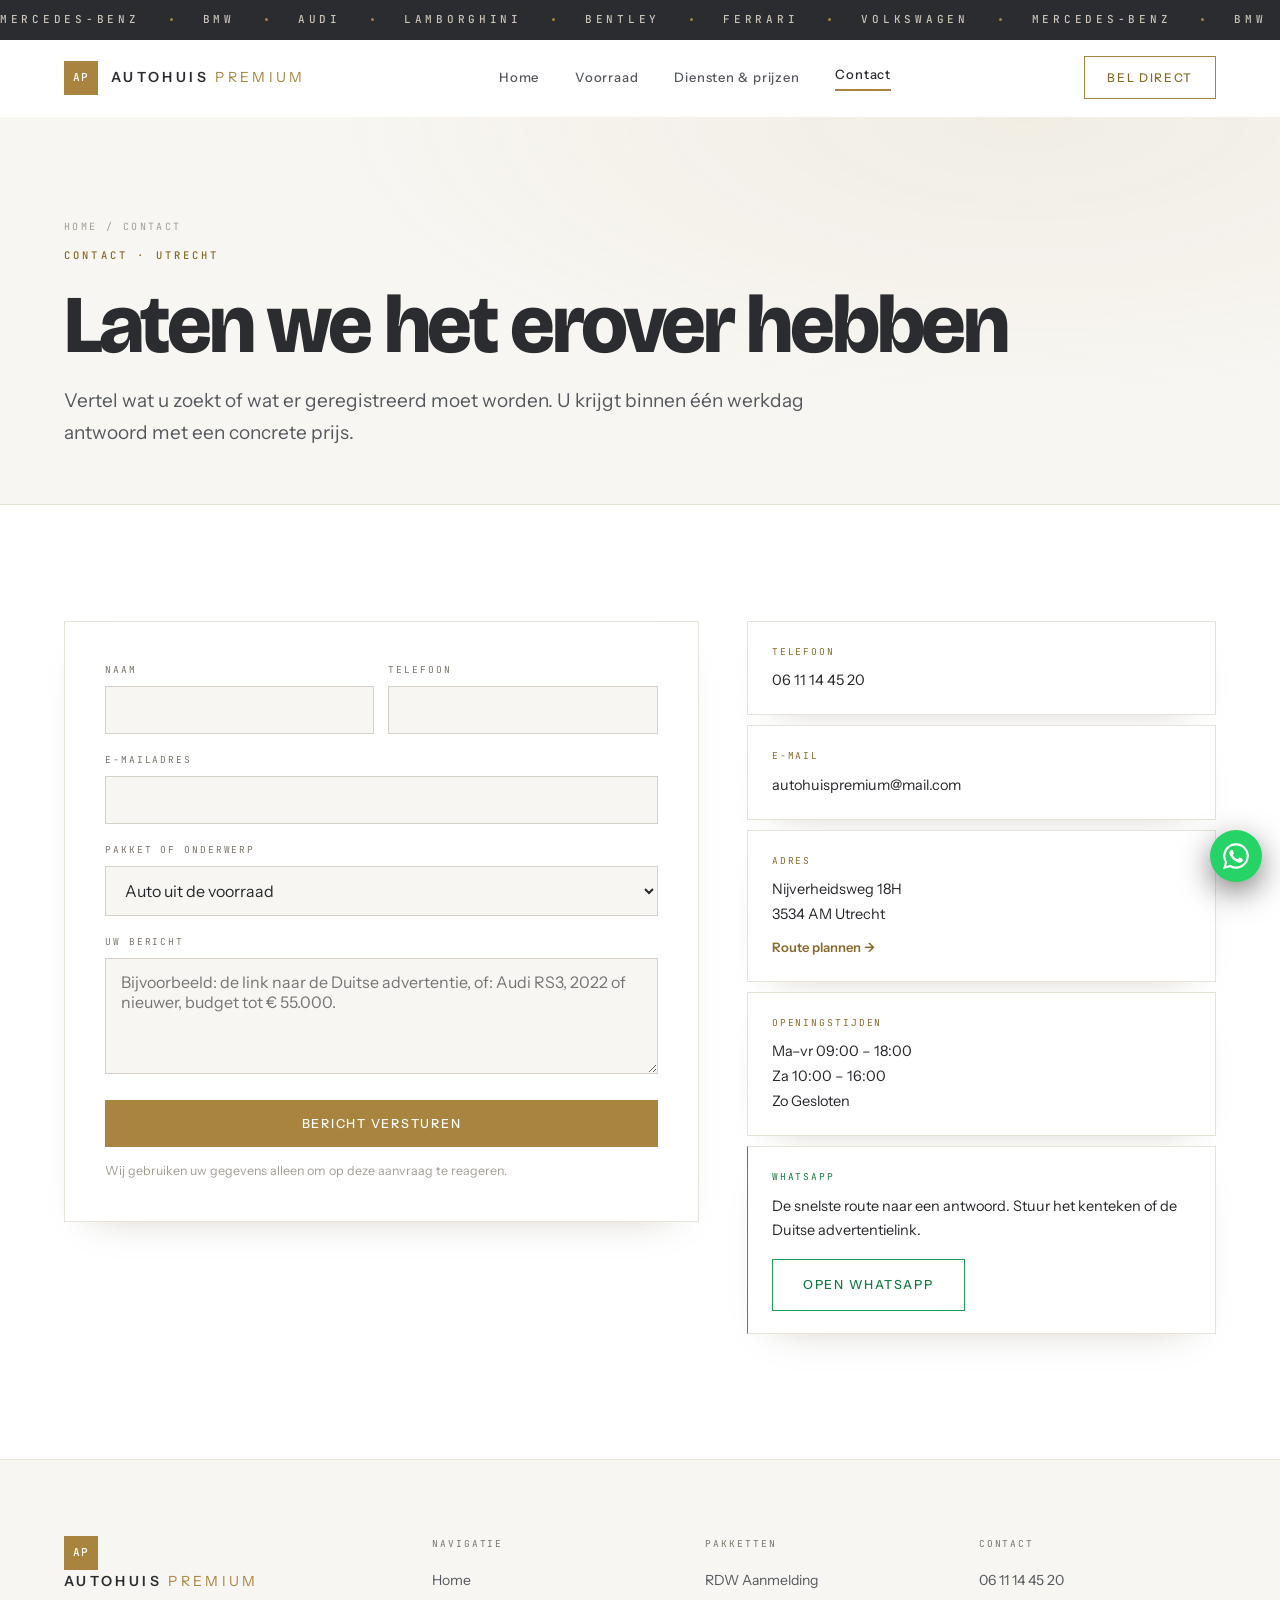
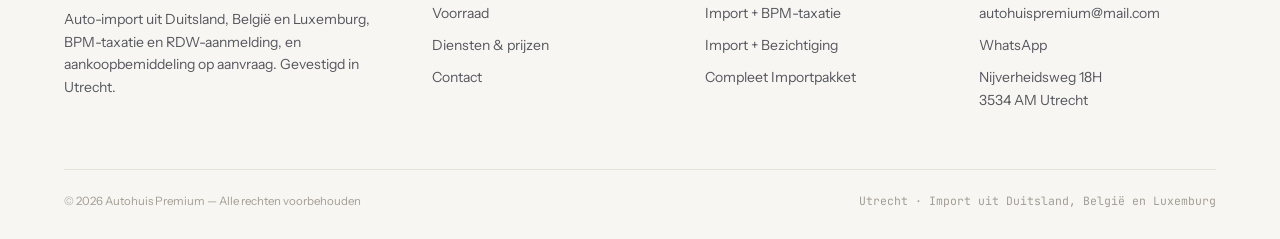
<file: contact.html>
<!DOCTYPE html>
<html lang="nl">
<head>
<meta charset="UTF-8">
<meta name="viewport" content="width=device-width, initial-scale=1">
<title>Contact — Autohuis Premium | Utrecht</title>
<meta name="description" content="Neem contact op met Autohuis Premium in Utrecht voor import, BPM-taxatie, RDW-aanmelding of een zoekopdracht.">
<link rel="canonical" href="https://autohuispremium.nl/contact">
<meta property="og:title" content="Contact — Autohuis Premium | Utrecht">
<meta property="og:description" content="Neem contact op met Autohuis Premium in Utrecht voor import, BPM-taxatie, RDW-aanmelding of een zoekopdracht.">
<meta property="og:type" content="website">
<meta property="og:image" content="https://autohuispremium.nl/fotos/golf-gti.jpg">
<meta name="theme-color" content="#FFFFFF">
<script type="application/ld+json">{"@context":"https://schema.org","@type":"AutoDealer","name":"Autohuis Premium","url":"https://autohuispremium.nl","telephone":"+31611144520","email":"autohuispremium@mail.com","address":{"@type":"PostalAddress","streetAddress":"Nijverheidsweg 18H","postalCode":"3534 AM","addressLocality":"Utrecht","addressCountry":"NL"}}</script>
<link rel="preconnect" href="https://fonts.googleapis.com">
<link rel="preconnect" href="https://fonts.gstatic.com" crossorigin>
<link href="https://fonts.googleapis.com/css2?family=Bricolage+Grotesque:opsz,wght@12..96,700;12..96,800&family=Instrument+Sans:wght@400;500;600&family=JetBrains+Mono:wght@400;500;700&display=swap" rel="stylesheet">
<link rel="stylesheet" href="/style.css">
</head>
<body>
<div class="topbar" id="topbar">
  <div class="marquee" aria-hidden="true"><div class="mq-track">
    <div class="mq-set"><span>Mercedes-Benz</span><span>BMW</span><span>Audi</span><span>Lamborghini</span><span>Bentley</span><span>Ferrari</span><span>Volkswagen</span></div><div class="mq-set"><span>Mercedes-Benz</span><span>BMW</span><span>Audi</span><span>Lamborghini</span><span>Bentley</span><span>Ferrari</span><span>Volkswagen</span></div>
  </div></div>
  <header id="hdr"><div class="wrap">
    <a class="brand" href="/"><span class="mark">AP</span><b>AUTOHUIS <span>PREMIUM</span></b></a>
    <nav id="nav">
      <a href="/">Home</a>
      <a href="/voorraad">Voorraad</a>
      <a href="/diensten">Diensten &amp; prijzen</a>
      <a href="/contact" class="on">Contact</a>
    </nav>
    <a class="nav-cta" href="tel:+31611144520">Bel direct</a>
    <button class="burger" id="burger" aria-label="Menu openen">☰</button>
  </div></header>
</div>
<section class="page-head"><div class="wrap">
  <div class="crumbs"><a href="/">Home</a> / Contact</div>
  <span class="eyebrow">Contact · Utrecht</span>
  <h1>Laten we het erover hebben</h1>
  <p class="lede">Vertel wat u zoekt of wat er geregistreerd moet worden. U krijgt binnen één werkdag antwoord met een concrete prijs.</p>
</div></section>

<main>
<section><div class="wrap">
  <div class="contact-grid">
    <div class="form" id="formBox">
      <div class="two">
        <div class="field"><label for="f-naam">Naam</label><input id="f-naam" autocomplete="name"></div>
        <div class="field"><label for="f-tel">Telefoon</label><input id="f-tel" type="tel" autocomplete="tel"></div>
      </div>
      <div class="field"><label for="f-mail">E-mailadres</label><input id="f-mail" type="email" autocomplete="email"></div>
      <div class="field"><label for="f-ond">Pakket of onderwerp</label>
        <select id="f-ond">
          <option>Auto uit de voorraad</option>
          <option>Financial lease</option>
          <option>RDW Aanmelding</option>
          <option>Import + BPM-taxatie</option>
          <option>Import + Bezichtiging</option>
          <option>Compleet Importpakket</option>
          <option>Iets anders</option>
        </select></div>
      <div class="field"><label for="f-ber">Uw bericht</label>
        <textarea id="f-ber" placeholder="Bijvoorbeeld: de link naar de Duitse advertentie, of: Audi RS3, 2022 of nieuwer, budget tot € 55.000."></textarea></div>
      <button class="btn btn-solid" id="send" style="width:100%;justify-content:center">Bericht versturen</button>
      <p class="note" style="margin-top:14px">Wij gebruiken uw gegevens alleen om op deze aanvraag te reageren.</p>
    </div>
    <div>
      <div class="info-card"><div class="k">Telefoon</div><div class="v"><a href="tel:+31611144520">06 11 14 45 20</a></div></div>
      <div class="info-card"><div class="k">E-mail</div><div class="v"><a href="mailto:autohuispremium@mail.com">autohuispremium@mail.com</a></div></div>
      <div class="info-card"><div class="k">Adres</div><div class="v">Nijverheidsweg 18H
3534 AM Utrecht</div><a class="route-link" href="https://www.google.com/maps/search/?api=1&query=Nijverheidsweg+18H+3534AM+Utrecht" target="_blank" rel="noopener">Route plannen →</a></div>
      <div class="info-card"><div class="k">Openingstijden</div><div class="v">Ma–vr   09:00 – 18:00
Za        10:00 – 16:00
Zo        Gesloten</div></div>
      <div class="info-card wa"><div class="k">WhatsApp</div>
        <div class="v">De snelste route naar een antwoord. Stuur het kenteken of de Duitse advertentielink.</div>
        <a class="btn btn-ghost btn-wa" href="https://wa.me/31611144520" target="_blank" rel="noopener">Open WhatsApp</a></div>
    </div>
  </div>
</div></section>
</main>

<footer>
  <div class="wrap">
    <div class="foot-grid">
      <div>
        <a class="brand" href="/" style="margin-bottom:16px"><span class="mark">AP</span><b>AUTOHUIS <span>PREMIUM</span></b></a>
        <p style="max-width:36ch">Auto-import uit Duitsland, België en Luxemburg, BPM-taxatie en RDW-aanmelding, en aankoopbemiddeling op aanvraag. Gevestigd in Utrecht.</p>
      </div>
      <div><div class="k">Navigatie</div>
        <a href="/">Home</a><a href="/voorraad">Voorraad</a><a href="/diensten">Diensten &amp; prijzen</a><a href="/contact">Contact</a></div>
      <div><div class="k">Pakketten</div>
        <a href="/diensten#pakketten">RDW Aanmelding</a><a href="/diensten#pakketten">Import + BPM-taxatie</a><a href="/diensten#pakketten">Import + Bezichtiging</a><a href="/diensten#pakketten">Compleet Importpakket</a></div>
      <div><div class="k">Contact</div>
        <a href="tel:+31611144520">06 11 14 45 20</a><a href="mailto:autohuispremium@mail.com">autohuispremium@mail.com</a>
        <a href="https://wa.me/31611144520" target="_blank" rel="noopener">WhatsApp</a><a href="https://www.google.com/maps/search/?api=1&query=Nijverheidsweg+18H+3534AM+Utrecht" target="_blank" rel="noopener">Nijverheidsweg 18H<br>3534 AM Utrecht</a></div>
    </div>
    <div class="foot-bot">
      <span>© <span id="yr"></span> Autohuis Premium — Alle rechten voorbehouden</span>
      <span class="mono">Utrecht · Import uit Duitsland, België en Luxemburg</span>
    </div>
  </div>
</footer>
<a class="wa-float" href="https://wa.me/31611144520" target="_blank" rel="noopener" aria-label="WhatsApp">
<svg viewBox="0 0 24 24"><path d="M17.5 14.4c-.3-.1-1.8-.9-2-1s-.5-.1-.7.1-.8 1-1 1.2-.4.2-.7.1a8.2 8.2 0 0 1-4-3.5c-.3-.5.3-.5.9-1.6.1-.2 0-.4 0-.5l-.9-2.2c-.2-.6-.5-.5-.7-.5h-.6a1.2 1.2 0 0 0-.8.4 3.5 3.5 0 0 0-1.1 2.6 6 6 0 0 0 1.3 3.2 13.8 13.8 0 0 0 5.3 4.7c2 .8 2.7.9 3.7.7a3.1 3.1 0 0 0 2-1.4 2.5 2.5 0 0 0 .2-1.4c-.1-.2-.3-.3-.7-.4zM12 21.8a9.8 9.8 0 0 1-5-1.4l-.4-.2-3.7 1 1-3.6-.2-.4A9.8 9.8 0 1 1 12 21.8zm8.4-18.2A11.8 11.8 0 0 0 1.8 17.8L.1 24l6.3-1.7A11.8 11.8 0 0 0 20.4 3.6z"/></svg></a>
<script src="/site.js"></script>
</body>
</html>
</file>
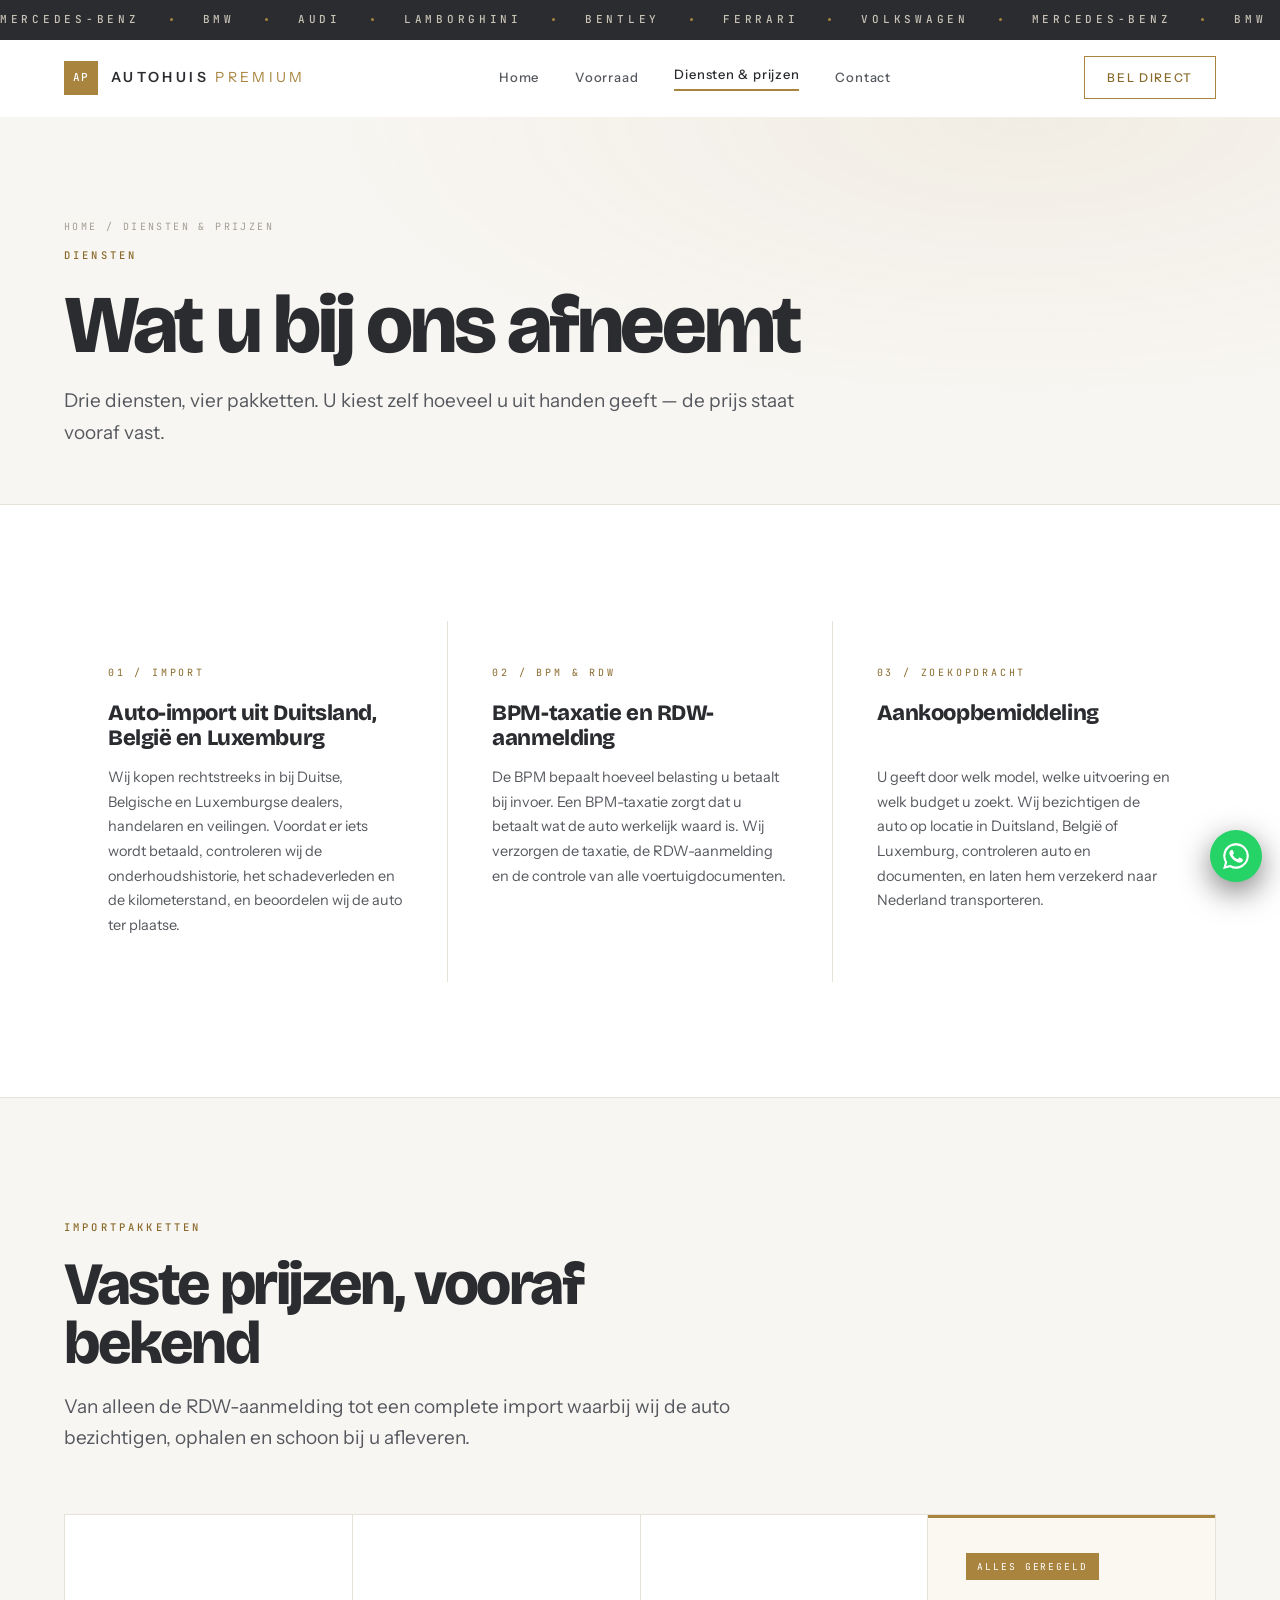
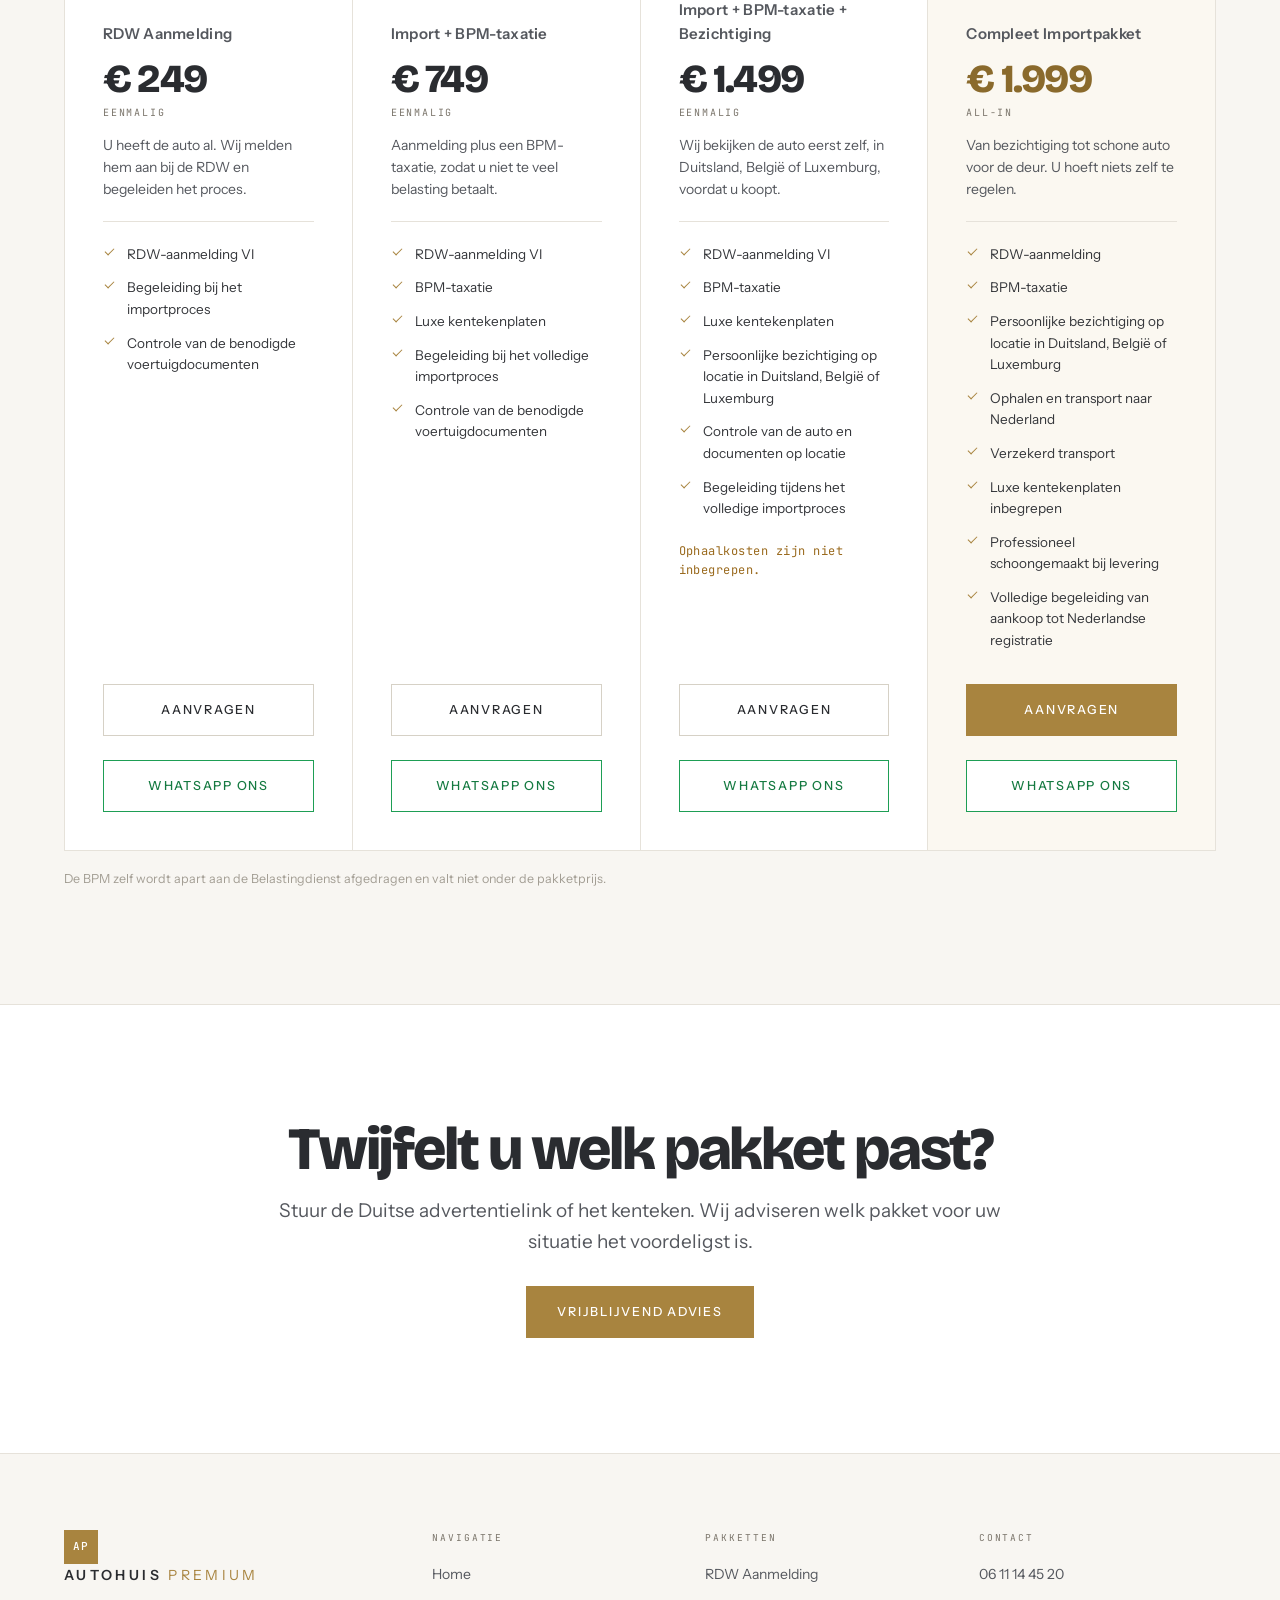
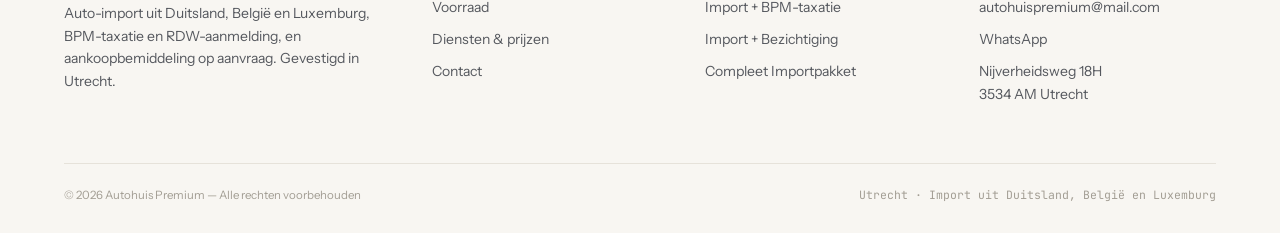
<file: diensten.html>
<!DOCTYPE html>
<html lang="nl">
<head>
<meta charset="UTF-8">
<meta name="viewport" content="width=device-width, initial-scale=1">
<title>Diensten & prijzen — Autohuis Premium | Utrecht</title>
<meta name="description" content="RDW-aanmelding vanaf € 249, import met BPM-taxatie, bezichtiging in Duitsland, België of Luxemburg, en een compleet importpakket voor € 1.999.">
<link rel="canonical" href="https://autohuispremium.nl/diensten">
<meta property="og:title" content="Diensten & prijzen — Autohuis Premium | Utrecht">
<meta property="og:description" content="RDW-aanmelding vanaf € 249, import met BPM-taxatie, bezichtiging in Duitsland, België of Luxemburg, en een compleet importpakket voor € 1.999.">
<meta property="og:type" content="website">
<meta property="og:image" content="https://autohuispremium.nl/fotos/golf-gti.jpg">
<meta name="theme-color" content="#FFFFFF">
<script type="application/ld+json">{"@context":"https://schema.org","@type":"AutoDealer","name":"Autohuis Premium","url":"https://autohuispremium.nl","telephone":"+31611144520","email":"autohuispremium@mail.com","address":{"@type":"PostalAddress","streetAddress":"Nijverheidsweg 18H","postalCode":"3534 AM","addressLocality":"Utrecht","addressCountry":"NL"}}</script>
<link rel="preconnect" href="https://fonts.googleapis.com">
<link rel="preconnect" href="https://fonts.gstatic.com" crossorigin>
<link href="https://fonts.googleapis.com/css2?family=Bricolage+Grotesque:opsz,wght@12..96,700;12..96,800&family=Instrument+Sans:wght@400;500;600&family=JetBrains+Mono:wght@400;500;700&display=swap" rel="stylesheet">
<link rel="stylesheet" href="/style.css">
</head>
<body>
<div class="topbar" id="topbar">
  <div class="marquee" aria-hidden="true"><div class="mq-track">
    <div class="mq-set"><span>Mercedes-Benz</span><span>BMW</span><span>Audi</span><span>Lamborghini</span><span>Bentley</span><span>Ferrari</span><span>Volkswagen</span></div><div class="mq-set"><span>Mercedes-Benz</span><span>BMW</span><span>Audi</span><span>Lamborghini</span><span>Bentley</span><span>Ferrari</span><span>Volkswagen</span></div>
  </div></div>
  <header id="hdr"><div class="wrap">
    <a class="brand" href="/"><span class="mark">AP</span><b>AUTOHUIS <span>PREMIUM</span></b></a>
    <nav id="nav">
      <a href="/">Home</a>
      <a href="/voorraad">Voorraad</a>
      <a href="/diensten" class="on">Diensten &amp; prijzen</a>
      <a href="/contact">Contact</a>
    </nav>
    <a class="nav-cta" href="tel:+31611144520">Bel direct</a>
    <button class="burger" id="burger" aria-label="Menu openen">☰</button>
  </div></header>
</div>
<section class="page-head"><div class="wrap">
  <div class="crumbs"><a href="/">Home</a> / Diensten &amp; prijzen</div>
  <span class="eyebrow">Diensten</span>
  <h1>Wat u bij ons afneemt</h1>
  <p class="lede">Drie diensten, vier pakketten. U kiest zelf hoeveel u uit handen geeft — de prijs staat vooraf vast.</p>
</div></section>

<main>
<section><div class="wrap">
  <div class="services rv">
    <div class="svc"><div class="num">01 / IMPORT</div><h3>Auto-import uit Duitsland, België en Luxemburg</h3>
      <p>Wij kopen rechtstreeks in bij Duitse, Belgische en Luxemburgse dealers, handelaren en veilingen. Voordat er iets wordt betaald, controleren wij de onderhoudshistorie, het schadeverleden en de kilometerstand, en beoordelen wij de auto ter plaatse.</p></div>
    <div class="svc"><div class="num">02 / BPM &amp; RDW</div><h3>BPM-taxatie en RDW-aanmelding</h3>
      <p>De BPM bepaalt hoeveel belasting u betaalt bij invoer. Een BPM-taxatie zorgt dat u betaalt wat de auto werkelijk waard is. Wij verzorgen de taxatie, de RDW-aanmelding en de controle van alle voertuigdocumenten.</p></div>
    <div class="svc"><div class="num">03 / ZOEKOPDRACHT</div><h3>Aankoopbemiddeling</h3>
      <p>U geeft door welk model, welke uitvoering en welk budget u zoekt. Wij bezichtigen de auto op locatie in Duitsland, België of Luxemburg, controleren auto en documenten, en laten hem verzekerd naar Nederland transporteren.</p></div>
  </div>
</div></section>
<section id="pakketten" class="band"><div class="wrap">
  <div class="sec-head rv">
    <span class="eyebrow">Importpakketten</span>
    <h2>Vaste prijzen, vooraf bekend</h2>
    <p class="lede">Van alleen de RDW-aanmelding tot een complete import waarbij wij de auto bezichtigen, ophalen en schoon bij u afleveren.</p>
  </div>
  <div class="pk-grid four">
    <div class="pk rv"><span class="flag" style="visibility:hidden" aria-hidden="true">–</span>
  <h4>RDW Aanmelding</h4>
  <div class="amt">€ 249<small>eenmalig</small></div>
  <p class="desc">U heeft de auto al. Wij melden hem aan bij de RDW en begeleiden het proces.</p>
  <div class="pk-list"><ul><li>RDW-aanmelding VI</li><li>Begeleiding bij het importproces</li><li>Controle van de benodigde voertuigdocumenten</li></ul></div>
  <div class="acts">
    <a class="btn btn-ghost" href="/contact?pakket=RDW+Aanmelding">Aanvragen</a>
    <a class="btn btn-ghost btn-wa" href="https://wa.me/31611144520?text=Hallo,%20ik%20heb%20interesse%20in%20het%20pakket%20RDW%20Aanmelding" target="_blank" rel="noopener">WhatsApp ons</a>
  </div>
</div>
    <div class="pk rv"><span class="flag" style="visibility:hidden" aria-hidden="true">–</span>
  <h4>Import + BPM-taxatie</h4>
  <div class="amt">€ 749<small>eenmalig</small></div>
  <p class="desc">Aanmelding plus een BPM-taxatie, zodat u niet te veel belasting betaalt.</p>
  <div class="pk-list"><ul><li>RDW-aanmelding VI</li><li>BPM-taxatie</li><li>Luxe kentekenplaten</li><li>Begeleiding bij het volledige importproces</li><li>Controle van de benodigde voertuigdocumenten</li></ul></div>
  <div class="acts">
    <a class="btn btn-ghost" href="/contact?pakket=Import+++BPM-taxatie">Aanvragen</a>
    <a class="btn btn-ghost btn-wa" href="https://wa.me/31611144520?text=Hallo,%20ik%20heb%20interesse%20in%20het%20pakket%20Import%20+%20BPM-taxatie" target="_blank" rel="noopener">WhatsApp ons</a>
  </div>
</div>
    <div class="pk rv"><span class="flag" style="visibility:hidden" aria-hidden="true">–</span>
  <h4>Import + BPM-taxatie + Bezichtiging</h4>
  <div class="amt">€ 1.499<small>eenmalig</small></div>
  <p class="desc">Wij bekijken de auto eerst zelf, in Duitsland, België of Luxemburg, voordat u koopt.</p>
  <div class="pk-list"><ul><li>RDW-aanmelding VI</li><li>BPM-taxatie</li><li>Luxe kentekenplaten</li><li>Persoonlijke bezichtiging op locatie in Duitsland, België of Luxemburg</li><li>Controle van de auto en documenten op locatie</li><li>Begeleiding tijdens het volledige importproces</li></ul><p class="pk-foot">Ophaalkosten zijn niet inbegrepen.</p></div>
  <div class="acts">
    <a class="btn btn-ghost" href="/contact?pakket=Import+++Bezichtiging">Aanvragen</a>
    <a class="btn btn-ghost btn-wa" href="https://wa.me/31611144520?text=Hallo,%20ik%20heb%20interesse%20in%20het%20pakket%20Import%20+%20BPM-taxatie%20+%20Bezichtiging" target="_blank" rel="noopener">WhatsApp ons</a>
  </div>
</div>
    <div class="pk feat rv"><span class="flag">Alles geregeld</span>
  <h4>Compleet Importpakket</h4>
  <div class="amt">€ 1.999<small>all-in</small></div>
  <p class="desc">Van bezichtiging tot schone auto voor de deur. U hoeft niets zelf te regelen.</p>
  <div class="pk-list"><ul><li>RDW-aanmelding</li><li>BPM-taxatie</li><li>Persoonlijke bezichtiging op locatie in Duitsland, België of Luxemburg</li><li>Ophalen en transport naar Nederland</li><li>Verzekerd transport</li><li>Luxe kentekenplaten inbegrepen</li><li>Professioneel schoongemaakt bij levering</li><li>Volledige begeleiding van aankoop tot Nederlandse registratie</li></ul></div>
  <div class="acts">
    <a class="btn btn-solid" href="/contact?pakket=Compleet+Importpakket">Aanvragen</a>
    <a class="btn btn-ghost btn-wa" href="https://wa.me/31611144520?text=Hallo,%20ik%20heb%20interesse%20in%20het%20pakket%20Compleet%20Importpakket" target="_blank" rel="noopener">WhatsApp ons</a>
  </div>
</div>
  </div>
  <p class="pk-note rv">De BPM zelf wordt apart aan de Belastingdienst afgedragen en valt niet onder de pakketprijs.</p>
</div></section>

<section><div class="wrap" style="text-align:center">
  <h2 class="rv" style="margin-bottom:16px">Twijfelt u welk pakket past?</h2>
  <p class="lede rv" style="margin:0 auto 28px">Stuur de Duitse advertentielink of het kenteken. Wij adviseren welk pakket voor uw situatie het voordeligst is.</p>
  <a class="btn btn-solid" href="/contact">Vrijblijvend advies</a>
</div></section>
</main>

<footer>
  <div class="wrap">
    <div class="foot-grid">
      <div>
        <a class="brand" href="/" style="margin-bottom:16px"><span class="mark">AP</span><b>AUTOHUIS <span>PREMIUM</span></b></a>
        <p style="max-width:36ch">Auto-import uit Duitsland, België en Luxemburg, BPM-taxatie en RDW-aanmelding, en aankoopbemiddeling op aanvraag. Gevestigd in Utrecht.</p>
      </div>
      <div><div class="k">Navigatie</div>
        <a href="/">Home</a><a href="/voorraad">Voorraad</a><a href="/diensten">Diensten &amp; prijzen</a><a href="/contact">Contact</a></div>
      <div><div class="k">Pakketten</div>
        <a href="/diensten#pakketten">RDW Aanmelding</a><a href="/diensten#pakketten">Import + BPM-taxatie</a><a href="/diensten#pakketten">Import + Bezichtiging</a><a href="/diensten#pakketten">Compleet Importpakket</a></div>
      <div><div class="k">Contact</div>
        <a href="tel:+31611144520">06 11 14 45 20</a><a href="mailto:autohuispremium@mail.com">autohuispremium@mail.com</a>
        <a href="https://wa.me/31611144520" target="_blank" rel="noopener">WhatsApp</a><a href="https://www.google.com/maps/search/?api=1&query=Nijverheidsweg+18H+3534AM+Utrecht" target="_blank" rel="noopener">Nijverheidsweg 18H<br>3534 AM Utrecht</a></div>
    </div>
    <div class="foot-bot">
      <span>© <span id="yr"></span> Autohuis Premium — Alle rechten voorbehouden</span>
      <span class="mono">Utrecht · Import uit Duitsland, België en Luxemburg</span>
    </div>
  </div>
</footer>
<a class="wa-float" href="https://wa.me/31611144520" target="_blank" rel="noopener" aria-label="WhatsApp">
<svg viewBox="0 0 24 24"><path d="M17.5 14.4c-.3-.1-1.8-.9-2-1s-.5-.1-.7.1-.8 1-1 1.2-.4.2-.7.1a8.2 8.2 0 0 1-4-3.5c-.3-.5.3-.5.9-1.6.1-.2 0-.4 0-.5l-.9-2.2c-.2-.6-.5-.5-.7-.5h-.6a1.2 1.2 0 0 0-.8.4 3.5 3.5 0 0 0-1.1 2.6 6 6 0 0 0 1.3 3.2 13.8 13.8 0 0 0 5.3 4.7c2 .8 2.7.9 3.7.7a3.1 3.1 0 0 0 2-1.4 2.5 2.5 0 0 0 .2-1.4c-.1-.2-.3-.3-.7-.4zM12 21.8a9.8 9.8 0 0 1-5-1.4l-.4-.2-3.7 1 1-3.6-.2-.4A9.8 9.8 0 1 1 12 21.8zm8.4-18.2A11.8 11.8 0 0 0 1.8 17.8L.1 24l6.3-1.7A11.8 11.8 0 0 0 20.4 3.6z"/></svg></a>
<script src="/site.js"></script>
</body>
</html>
</file>
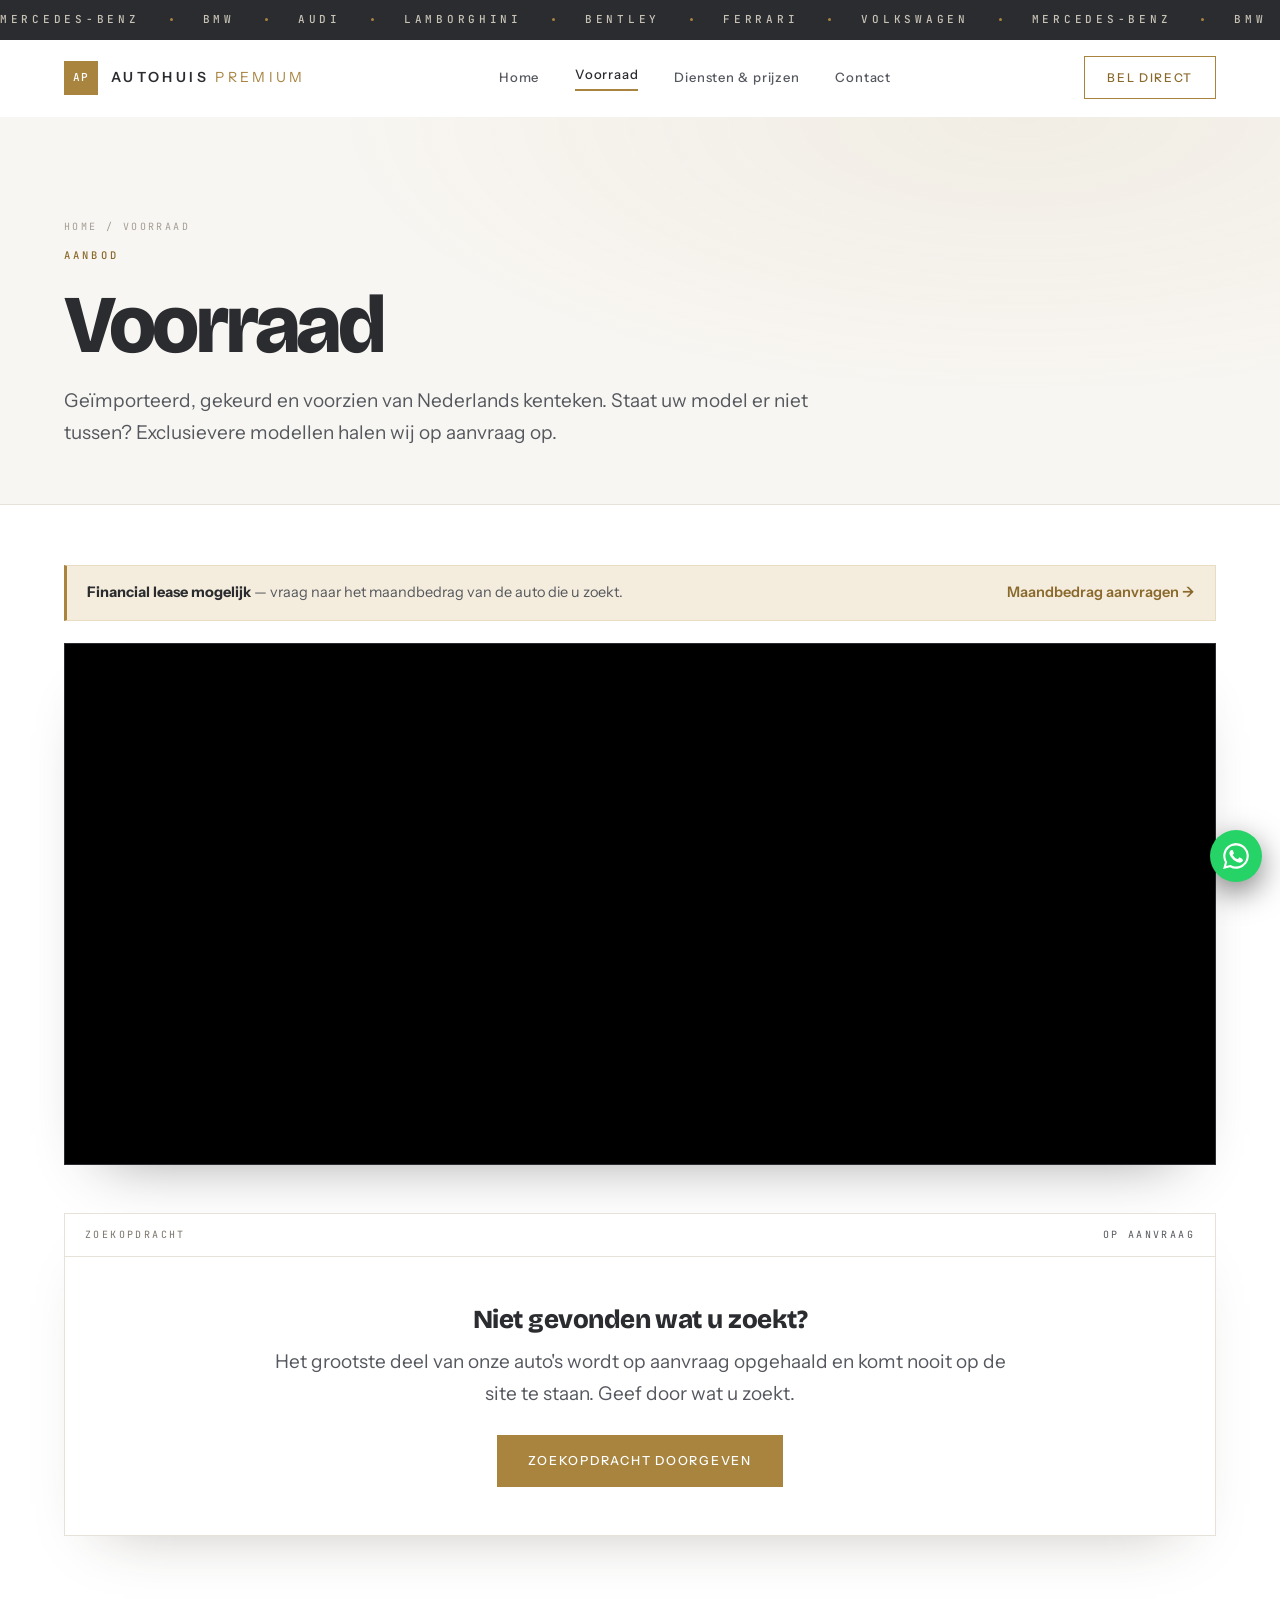
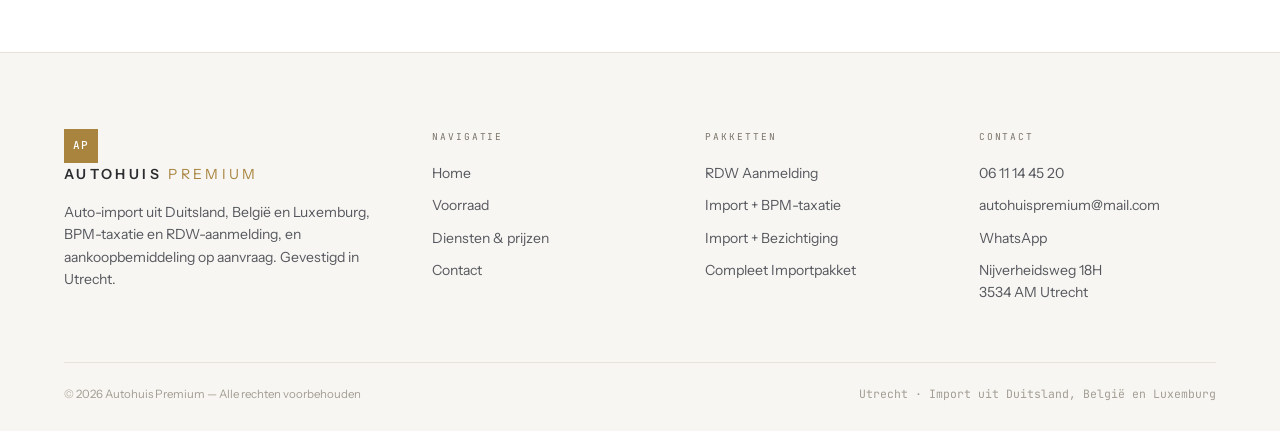
<file: voorraad.html>
<!DOCTYPE html>
<html lang="nl">
<head>
<meta charset="UTF-8">
<meta name="viewport" content="width=device-width, initial-scale=1">
<title>Voorraad — Autohuis Premium | Utrecht</title>
<meta name="description" content="Actuele voorraad van Autohuis Premium: geïmporteerde occasions uit Duitsland, rijklaar met Nederlands kenteken.">
<link rel="canonical" href="https://autohuispremium.nl/voorraad">
<meta property="og:title" content="Voorraad — Autohuis Premium | Utrecht">
<meta property="og:description" content="Actuele voorraad van Autohuis Premium: geïmporteerde occasions uit Duitsland, rijklaar met Nederlands kenteken.">
<meta property="og:type" content="website">
<meta property="og:image" content="https://autohuispremium.nl/fotos/golf-gti.jpg">
<meta name="theme-color" content="#FFFFFF">
<script type="application/ld+json">{"@context":"https://schema.org","@type":"AutoDealer","name":"Autohuis Premium","url":"https://autohuispremium.nl","telephone":"+31611144520","email":"autohuispremium@mail.com","address":{"@type":"PostalAddress","streetAddress":"Nijverheidsweg 18H","postalCode":"3534 AM","addressLocality":"Utrecht","addressCountry":"NL"}}</script>
<link rel="preconnect" href="https://fonts.googleapis.com">
<link rel="preconnect" href="https://fonts.gstatic.com" crossorigin>
<link href="https://fonts.googleapis.com/css2?family=Bricolage+Grotesque:opsz,wght@12..96,700;12..96,800&family=Instrument+Sans:wght@400;500;600&family=JetBrains+Mono:wght@400;500;700&display=swap" rel="stylesheet">
<link rel="stylesheet" href="/style.css">
</head>
<body>
<div class="topbar" id="topbar">
  <div class="marquee" aria-hidden="true"><div class="mq-track">
    <div class="mq-set"><span>Mercedes-Benz</span><span>BMW</span><span>Audi</span><span>Lamborghini</span><span>Bentley</span><span>Ferrari</span><span>Volkswagen</span></div><div class="mq-set"><span>Mercedes-Benz</span><span>BMW</span><span>Audi</span><span>Lamborghini</span><span>Bentley</span><span>Ferrari</span><span>Volkswagen</span></div>
  </div></div>
  <header id="hdr"><div class="wrap">
    <a class="brand" href="/"><span class="mark">AP</span><b>AUTOHUIS <span>PREMIUM</span></b></a>
    <nav id="nav">
      <a href="/">Home</a>
      <a href="/voorraad" class="on">Voorraad</a>
      <a href="/diensten">Diensten &amp; prijzen</a>
      <a href="/contact">Contact</a>
    </nav>
    <a class="nav-cta" href="tel:+31611144520">Bel direct</a>
    <button class="burger" id="burger" aria-label="Menu openen">☰</button>
  </div></header>
</div>
<section class="page-head"><div class="wrap">
  <div class="crumbs"><a href="/">Home</a> / Voorraad</div>
  <span class="eyebrow">Aanbod</span>
  <h1>Voorraad</h1>
  <p class="lede">Geïmporteerd, gekeurd en voorzien van Nederlands kenteken. Staat uw model er niet tussen? Exclusievere modellen halen wij op aanvraag op.</p>
</div></section>

<main>
<section style="padding-top:clamp(36px,5vw,60px)"><div class="wrap">
  <div class="lease-strip"><span><b>Financial lease mogelijk</b> — vraag naar het maandbedrag van de auto die u zoekt.</span><a href="/contact?pakket=Financial+lease">Maandbedrag aanvragen →</a></div>
  <div class="vwe-panel"><div class="vwe-wrap" id="vwe">
    <!-- VWE occasionlijst (klantnummer 32249). Het script zet de lijst op deze plek. -->
    <script src="https://code.jquery.com/jquery-3.7.1.min.js"></script>
    <script src="//svl.autodealers.nl/jsVoorraadPlugin.ashx?did=32249"></script>
  </div></div>
  <noscript><div class="vwe-fallback">Zet JavaScript aan om de voorraad te bekijken, of bel ons op 06 11 14 45 20.</div></noscript>

  <div class="dossier" style="margin-top:48px">
    <div class="ph"><span>Zoekopdracht</span><em>OP AANVRAAG</em></div>
    <div style="padding:clamp(28px,4vw,48px);text-align:center">
      <h3 style="font-size:26px;margin-bottom:12px">Niet gevonden wat u zoekt?</h3>
      <p class="lede" style="margin:0 auto 26px">Het grootste deel van onze auto's wordt op aanvraag opgehaald en komt nooit op de site te staan. Geef door wat u zoekt.</p>
      <a class="btn btn-solid" href="/contact?pakket=Compleet+Importpakket">Zoekopdracht doorgeven</a>
    </div>
  </div>
</div></section>
</main>

<footer>
  <div class="wrap">
    <div class="foot-grid">
      <div>
        <a class="brand" href="/" style="margin-bottom:16px"><span class="mark">AP</span><b>AUTOHUIS <span>PREMIUM</span></b></a>
        <p style="max-width:36ch">Auto-import uit Duitsland, België en Luxemburg, BPM-taxatie en RDW-aanmelding, en aankoopbemiddeling op aanvraag. Gevestigd in Utrecht.</p>
      </div>
      <div><div class="k">Navigatie</div>
        <a href="/">Home</a><a href="/voorraad">Voorraad</a><a href="/diensten">Diensten &amp; prijzen</a><a href="/contact">Contact</a></div>
      <div><div class="k">Pakketten</div>
        <a href="/diensten#pakketten">RDW Aanmelding</a><a href="/diensten#pakketten">Import + BPM-taxatie</a><a href="/diensten#pakketten">Import + Bezichtiging</a><a href="/diensten#pakketten">Compleet Importpakket</a></div>
      <div><div class="k">Contact</div>
        <a href="tel:+31611144520">06 11 14 45 20</a><a href="mailto:autohuispremium@mail.com">autohuispremium@mail.com</a>
        <a href="https://wa.me/31611144520" target="_blank" rel="noopener">WhatsApp</a><a href="https://www.google.com/maps/search/?api=1&query=Nijverheidsweg+18H+3534AM+Utrecht" target="_blank" rel="noopener">Nijverheidsweg 18H<br>3534 AM Utrecht</a></div>
    </div>
    <div class="foot-bot">
      <span>© <span id="yr"></span> Autohuis Premium — Alle rechten voorbehouden</span>
      <span class="mono">Utrecht · Import uit Duitsland, België en Luxemburg</span>
    </div>
  </div>
</footer>
<a class="wa-float" href="https://wa.me/31611144520" target="_blank" rel="noopener" aria-label="WhatsApp">
<svg viewBox="0 0 24 24"><path d="M17.5 14.4c-.3-.1-1.8-.9-2-1s-.5-.1-.7.1-.8 1-1 1.2-.4.2-.7.1a8.2 8.2 0 0 1-4-3.5c-.3-.5.3-.5.9-1.6.1-.2 0-.4 0-.5l-.9-2.2c-.2-.6-.5-.5-.7-.5h-.6a1.2 1.2 0 0 0-.8.4 3.5 3.5 0 0 0-1.1 2.6 6 6 0 0 0 1.3 3.2 13.8 13.8 0 0 0 5.3 4.7c2 .8 2.7.9 3.7.7a3.1 3.1 0 0 0 2-1.4 2.5 2.5 0 0 0 .2-1.4c-.1-.2-.3-.3-.7-.4zM12 21.8a9.8 9.8 0 0 1-5-1.4l-.4-.2-3.7 1 1-3.6-.2-.4A9.8 9.8 0 1 1 12 21.8zm8.4-18.2A11.8 11.8 0 0 0 1.8 17.8L.1 24l6.3-1.7A11.8 11.8 0 0 0 20.4 3.6z"/></svg></a>
<script src="/site.js"></script>
</body>
</html>
</file>
<file: style.css>
/* ============================================================
   PALET — monochroom. Zwart, grafiet, staal, zilver.
   Geen accentkleur: het contrast doet het werk, de auto's
   leveren de enige kleur op de pagina. Het kentekengeel is
   de uitzondering, en alleen daar waar een echte plaat staat.
   ============================================================ */
:root{
  --black:#08080A;
  --coal:#0E0F11;
  --graphite:#141518;
  --graphite-2:#1A1C20;
  --line:#24262B;
  --line-2:#2E3138;
  --steel:#7C828A;
  --silver:#B9BEC4;
  --white:#F2F3F5;
  --yellow:#F2C50D;
  --ok:#7FA88C;
  --amber:#B79A64;
  --res:#8A90A8;
  --gone:#5C6169;
  --pad:clamp(20px,5vw,72px);
}
*{box-sizing:border-box;margin:0;padding:0}
html{scroll-behavior:smooth}
body{
  background:var(--black);color:var(--white);
  font-family:'Instrument Sans',system-ui,sans-serif;font-size:16px;line-height:1.6;
  -webkit-font-smoothing:antialiased;overflow-x:hidden;
}
img{max-width:100%;display:block}
a{color:inherit;text-decoration:none}
button,input,select,textarea{font-family:inherit;font-size:inherit}
::selection{background:var(--white);color:var(--black)}
.wrap{max-width:1320px;margin:0 auto;padding-left:var(--pad);padding-right:var(--pad)}
.mono{font-family:'JetBrains Mono',monospace;font-variant-numeric:tabular-nums}

h1,h2,h3{font-family:'Bricolage Grotesque','Instrument Sans',sans-serif;font-weight:800;
  letter-spacing:-.04em;line-height:.98}
h1{font-size:clamp(44px,8vw,104px)}
h2{font-size:clamp(30px,5vw,60px)}
h3{font-size:clamp(18px,2vw,22px);letter-spacing:-.02em;line-height:1.15}
.eyebrow{font-family:'JetBrains Mono',monospace;font-size:10.5px;font-weight:500;
  letter-spacing:.3em;text-transform:uppercase;color:var(--steel)}
.lede{font-size:clamp(16px,1.6vw,19px);color:var(--silver);max-width:58ch;line-height:1.66}

/* ---------- lopende merkenbanner ---------- */
.topbar{position:fixed;top:0;left:0;right:0;z-index:200}
.marquee{background:var(--black);overflow:hidden;position:relative;
  border-bottom:1px solid var(--line)}
.mq-track{display:flex;width:max-content;animation:roll 54s linear infinite}
.marquee:hover .mq-track{animation-play-state:paused}
.mq-set{display:flex;align-items:center;flex:0 0 auto}
.mq-set span{font-family:'JetBrains Mono',monospace;font-size:11px;font-weight:500;
  letter-spacing:.34em;text-transform:uppercase;color:var(--steel);
  padding:11px 0;white-space:nowrap;display:inline-flex;align-items:center;transition:color .3s}
.marquee:hover .mq-set span{color:var(--silver)}
.mq-set span::after{content:"";width:3px;height:3px;border-radius:50%;
  background:var(--line-2);margin:0 30px;flex:0 0 auto}
@keyframes roll{from{transform:translateX(0)}to{transform:translateX(-50%)}}

header{background:rgba(8,8,10,.78);backdrop-filter:blur(18px) saturate(140%);
  border-bottom:1px solid transparent;transition:border-color .3s,background .3s}
header.solid{border-bottom-color:var(--line);background:rgba(8,8,10,.97)}
header .wrap{display:flex;align-items:center;justify-content:space-between;gap:14px;height:76px}
.brand{display:flex;align-items:center;gap:13px;flex-shrink:0}
.brand .mark{width:34px;height:34px;display:grid;place-items:center;
  border:1px solid var(--line-2);background:var(--graphite);
  font-family:'JetBrains Mono',monospace;font-weight:500;font-size:11px;
  letter-spacing:.1em;color:var(--silver)}
.brand b{font-family:'Instrument Sans',sans-serif;font-size:14px;font-weight:600;
  letter-spacing:.24em;text-transform:uppercase;white-space:nowrap;color:var(--white)}
.brand b span{color:var(--steel);font-weight:400}
nav{display:flex;gap:0;align-items:center}
nav a{padding:9px 18px;font-size:13px;font-weight:500;letter-spacing:.06em;
  color:var(--steel);transition:color .2s}
nav a:hover{color:var(--white)}
nav a.on{color:var(--white)}
nav a.on::after{content:"";display:block;height:1px;background:var(--white);margin-top:5px}
.nav-cta{padding:11px 22px;border:1px solid var(--line-2);color:var(--white);
  font-size:12px;font-weight:500;letter-spacing:.14em;text-transform:uppercase;
  transition:.25s;white-space:nowrap}
.nav-cta:hover{background:var(--white);color:var(--black);border-color:var(--white)}
.burger{display:none;background:none;border:1px solid var(--line-2);
  width:40px;height:36px;color:var(--white);cursor:pointer;font-size:16px}

.btn{display:inline-flex;align-items:center;gap:10px;padding:15px 30px;
  font-size:12.5px;font-weight:500;letter-spacing:.14em;text-transform:uppercase;
  cursor:pointer;border:1px solid transparent;transition:.25s}
.btn:active{transform:translateY(1px)}
.btn-solid{background:var(--white);color:var(--black)}
.btn-solid:hover{background:var(--silver)}
.btn-ghost{border-color:var(--line-2);color:var(--white)}
.btn-ghost:hover{border-color:var(--white)}
.btn-yellow{background:var(--yellow);color:var(--black);font-weight:600}
.btn-yellow:hover{background:#ffd51f}

/* ---------- hero ---------- */
.hero{padding:clamp(56px,8vw,96px) 0 clamp(60px,8vw,100px);position:relative}
.hero::before{content:"";position:absolute;top:0;left:0;right:0;height:60vh;pointer-events:none;
  background:radial-gradient(120% 80% at 70% 0%,rgba(185,190,196,.07),transparent 62%)}
.hero-grid{display:grid;grid-template-columns:1.04fr .96fr;gap:clamp(32px,5vw,72px);
  align-items:end;position:relative}
.hero h1{margin:22px 0 26px}
.hero h1 em{font-style:normal;display:block;color:var(--steel)}
.hero-cta{display:flex;gap:12px;flex-wrap:wrap;margin-top:34px}
.trust{display:flex;gap:26px;flex-wrap:wrap;margin-top:32px;padding-top:24px;
  border-top:1px solid var(--line)}
.trust span{font-family:'JetBrains Mono',monospace;font-size:10.5px;letter-spacing:.2em;
  text-transform:uppercase;color:var(--steel)}

/* signature: dossierkaart */
.dossier{background:var(--graphite);border:1px solid var(--line);overflow:hidden;
  box-shadow:0 50px 100px -50px #000}
.dossier .ph{padding:13px 20px;border-bottom:1px solid var(--line);
  display:flex;justify-content:space-between;align-items:center;
  font-family:'JetBrains Mono',monospace;font-size:10px;letter-spacing:.24em;
  text-transform:uppercase;color:var(--steel)}
.dossier .ph em{font-style:normal;color:var(--silver)}
.dossier .shot{aspect-ratio:3/2;object-fit:cover;width:100%}
.spec-rows{padding:6px 20px 16px}
.spec-row{display:flex;justify-content:space-between;gap:14px;padding:12px 0;
  border-bottom:1px solid var(--line);font-size:13.5px}
.spec-row:last-child{border-bottom:0}
.spec-row dt{color:var(--steel);letter-spacing:.16em;text-transform:uppercase;
  font-family:'JetBrains Mono',monospace;font-size:9.5px;white-space:nowrap}
.spec-row dd{font-weight:500;text-align:right;color:var(--white)}

section{padding:clamp(64px,9vw,124px) 0}
.sec-head{margin-bottom:clamp(36px,5vw,60px);max-width:64ch}
.sec-head h2{margin:16px 0 18px}
.band{background:var(--coal);border-top:1px solid var(--line);border-bottom:1px solid var(--line)}
.dark{background:var(--graphite);border-top:1px solid var(--line);border-bottom:1px solid var(--line)}
.dark .eyebrow{color:var(--steel)}

/* ---------- diensten ---------- */
.services{display:grid;grid-template-columns:repeat(3,1fr);gap:1px;background:var(--line)}
.svc{background:var(--black);padding:clamp(28px,3.6vw,44px);transition:background .35s}
.svc:hover{background:var(--graphite)}
.svc .num{font-family:'JetBrains Mono',monospace;font-size:10px;color:var(--steel);letter-spacing:.28em}
.svc h3{margin:20px 0 14px}
.svc p{color:var(--silver);font-size:14.5px;line-height:1.7}
.svc ul{list-style:none;margin-top:24px;border-top:1px solid var(--line);padding-top:18px}
.svc li{font-size:13px;color:var(--steel);padding:7px 0 7px 20px;position:relative}
.svc li::before{content:"";position:absolute;left:0;top:15px;width:9px;height:1px;background:var(--steel)}

.steps{display:grid;grid-template-columns:repeat(4,1fr);gap:26px}
.step{border-top:1px solid var(--line-2);padding-top:22px;transition:border-color .3s}
.step:hover{border-top-color:var(--white)}
.step .k{font-family:'JetBrains Mono',monospace;font-size:10px;color:var(--steel);letter-spacing:.26em}
.step h3{font-size:19px;margin:14px 0 10px}
.step p{font-size:13.5px;color:var(--silver);line-height:1.66}

/* ---------- voorraad ---------- */
.filters{display:flex;gap:8px;flex-wrap:wrap;align-items:center;margin-bottom:14px}
.chip{padding:9px 18px;border:1px solid var(--line-2);background:transparent;color:var(--steel);
  font-size:11.5px;font-weight:500;letter-spacing:.12em;text-transform:uppercase;
  cursor:pointer;transition:.22s}
.chip:hover{color:var(--white);border-color:var(--steel)}
.chip.on{background:var(--white);border-color:var(--white);color:var(--black)}
.search{flex:1;min-width:200px;background:transparent;border:1px solid var(--line-2);
  padding:10px 16px;color:var(--white);outline:none;transition:border-color .2s}
.search:focus{border-color:var(--silver)}
.search::placeholder{color:var(--gone)}
.count{font-family:'JetBrains Mono',monospace;font-size:10.5px;letter-spacing:.18em;
  color:var(--gone);margin-bottom:28px;text-transform:uppercase}

.grid-cars{display:grid;grid-template-columns:repeat(auto-fill,minmax(330px,1fr));gap:1px;
  background:var(--line);border:1px solid var(--line)}
.car{background:var(--black);overflow:hidden;display:flex;flex-direction:column;transition:background .35s}
.car:hover{background:var(--graphite)}
.car.gone{opacity:.5}
.car .thumb{position:relative;aspect-ratio:3/2;background:var(--graphite);overflow:hidden}
.car .thumb img{width:100%;height:100%;object-fit:cover;transition:transform .7s cubic-bezier(.2,.7,.3,1)}
.car:hover .thumb img{transform:scale(1.05)}
.badge{position:absolute;top:14px;left:14px;padding:5px 12px;
  background:rgba(8,8,10,.82);backdrop-filter:blur(10px);border:1px solid var(--line-2);
  font-family:'JetBrains Mono',monospace;font-size:9.5px;letter-spacing:.16em;
  text-transform:uppercase;display:flex;align-items:center;gap:8px}
.badge i{width:5px;height:5px;border-radius:50%;display:block}
.b-ok{color:var(--ok)}.b-ok i{background:var(--ok)}
.b-warn{color:var(--amber)}.b-warn i{background:var(--amber)}
.b-res{color:var(--res)}.b-res i{background:var(--res)}
.b-off{color:var(--gone)}.b-off i{background:var(--gone)}
.ref{position:absolute;bottom:14px;right:14px;font-family:'JetBrains Mono',monospace;
  font-size:9.5px;color:var(--steel);letter-spacing:.16em}
.car .body{padding:24px;display:flex;flex-direction:column;flex:1}
.car h3{font-size:19px;margin-bottom:8px}
.car .sub{font-family:'JetBrains Mono',monospace;font-size:10.5px;color:var(--steel);
  letter-spacing:.14em;margin-bottom:14px;text-transform:uppercase}
.car .note-line{font-size:13px;color:var(--silver);margin-bottom:18px;line-height:1.55}
.tags{display:flex;gap:7px;flex-wrap:wrap;margin-bottom:20px}
.tag{font-family:'JetBrains Mono',monospace;font-size:9.5px;letter-spacing:.12em;
  text-transform:uppercase;padding:5px 10px;border:1px solid var(--line);color:var(--steel)}
.car .foot{margin-top:auto;padding-top:18px;border-top:1px solid var(--line);
  display:flex;justify-content:space-between;align-items:flex-end;gap:12px}
.price{font-family:'Bricolage Grotesque',sans-serif;font-size:25px;font-weight:800;letter-spacing:-.04em}
.price small{display:block;font-family:'JetBrains Mono',monospace;font-size:9px;color:var(--gone);
  font-weight:400;letter-spacing:.22em;text-transform:uppercase;margin-top:5px}
.car .foot a{font-family:'JetBrains Mono',monospace;font-size:10.5px;letter-spacing:.16em;
  text-transform:uppercase;white-space:nowrap;color:var(--silver);
  border-bottom:1px solid var(--line-2);padding-bottom:3px;transition:.2s}
.car .foot a:hover{color:var(--white);border-color:var(--white)}
.empty{padding:72px 20px;text-align:center;color:var(--steel);background:var(--black)}
.skeleton{background:var(--graphite);height:392px;animation:pulse 1.5s infinite}
@keyframes pulse{0%,100%{opacity:.4}50%{opacity:.75}}

/* ---------- kentekencheck ---------- */
.plate{display:inline-flex;align-items:stretch;border-radius:4px;overflow:hidden;
  border:2px solid #0A0A0B;background:var(--yellow);box-shadow:0 14px 34px rgba(0,0,0,.6)}
.plate .eu{background:#0B2E77;color:#fff;width:34px;display:flex;flex-direction:column;
  align-items:center;justify-content:space-between;padding:7px 0}
.plate .eu .stars{font-size:9px;color:var(--yellow);line-height:.9;text-align:center}
.plate .eu .cc{font-size:12px;font-weight:800}
.plate input{border:0;background:transparent;color:#0A0A0B;font-family:'JetBrains Mono',monospace;
  font-weight:700;font-size:clamp(24px,4.6vw,34px);letter-spacing:.1em;text-align:center;
  width:clamp(190px,42vw,258px);padding:12px 8px;outline:none;text-transform:uppercase}
.plate input::placeholder{color:#a58609}
.plate-row{display:flex;gap:14px;align-items:center;flex-wrap:wrap}
.rdw-out{margin-top:32px;border-top:1px solid var(--line);padding-top:30px;
  display:grid;grid-template-columns:repeat(auto-fit,minmax(150px,1fr));gap:26px}
.rdw-out .k{font-family:'JetBrains Mono',monospace;font-size:9.5px;letter-spacing:.2em;
  text-transform:uppercase;color:var(--steel);margin-bottom:8px}
.rdw-out .v{font-size:16.5px;font-weight:500;color:var(--white)}
.msg{font-size:13.5px;margin-top:24px;padding:15px 18px;border:1px solid var(--line);
  background:var(--coal);color:var(--silver);line-height:1.6}
.msg.bad{border-color:var(--amber);color:var(--amber)}
.note{font-size:12.5px;color:var(--gone);margin-top:22px;line-height:1.6}

/* ---------- referenties ---------- */
.quotes{display:grid;grid-template-columns:repeat(3,1fr);gap:1px;background:var(--line);
  border:1px solid var(--line)}
.quote{background:var(--black);padding:32px 30px}
.quote .qm{font-family:'Bricolage Grotesque',sans-serif;font-size:40px;line-height:.5;
  color:var(--line-2);display:block;margin-bottom:20px}
.quote p{font-size:15px;line-height:1.7;color:var(--silver)}
.quote .who{margin-top:20px;font-family:'JetBrains Mono',monospace;font-size:10px;
  color:var(--gone);letter-spacing:.18em;text-transform:uppercase}

/* ---------- contact ---------- */
.contact-grid{display:grid;grid-template-columns:1.15fr .85fr;gap:clamp(24px,4vw,48px);align-items:start}
.form{background:var(--graphite);border:1px solid var(--line);padding:clamp(26px,3.6vw,40px)}
.field{margin-bottom:18px}
.field label{display:block;font-family:'JetBrains Mono',monospace;font-size:9.5px;
  letter-spacing:.2em;text-transform:uppercase;color:var(--steel);margin-bottom:9px}
.field input,.field select,.field textarea{width:100%;background:var(--black);
  border:1px solid var(--line-2);padding:13px 15px;color:var(--white);outline:none;transition:border-color .2s}
.field input:focus,.field select:focus,.field textarea:focus{border-color:var(--silver)}
.field textarea{resize:vertical;min-height:116px}
.two{display:grid;grid-template-columns:1fr 1fr;gap:14px}
.info-card{background:var(--graphite);border:1px solid var(--line);padding:22px 24px;margin-bottom:10px}
.info-card .k{font-family:'JetBrains Mono',monospace;font-size:9.5px;letter-spacing:.2em;
  text-transform:uppercase;color:var(--steel);margin-bottom:9px}
.info-card .v{font-size:14.5px;line-height:1.7;white-space:pre-line;color:var(--white)}
.wa{border-left:1px solid #25D366}
.wa .k{color:#4FD98A}
.btn-wa{background:transparent;border-color:#25D366;color:#4FD98A;margin-top:16px}
.btn-wa:hover{background:#25D366;color:#04270F}
.sent{text-align:center;padding:48px 10px}
.sent .tick{width:56px;height:56px;border:1px solid var(--line-2);border-radius:50%;
  display:grid;place-items:center;margin:0 auto 20px;color:var(--white);font-size:22px}

.faq details{border-bottom:1px solid var(--line);padding:22px 0}
.faq summary{cursor:pointer;font-weight:500;font-size:17px;list-style:none;
  display:flex;justify-content:space-between;gap:16px;color:var(--white)}
.faq summary::-webkit-details-marker{display:none}
.faq summary::after{content:"+";color:var(--steel);font-weight:300;font-size:22px;line-height:1}
.faq details[open] summary::after{content:"−"}
.faq p{color:var(--silver);font-size:14.5px;margin-top:14px;max-width:72ch}

footer{border-top:1px solid var(--line);padding:clamp(46px,6vw,76px) 0 28px;background:var(--coal)}
.foot-grid{display:grid;grid-template-columns:1.4fr 1fr 1fr 1fr;gap:36px;margin-bottom:48px}
.foot-grid .k{font-family:'JetBrains Mono',monospace;font-size:9.5px;letter-spacing:.2em;
  text-transform:uppercase;color:var(--steel);margin-bottom:18px}
.foot-grid a,.foot-grid p{display:block;color:var(--silver);font-size:14px;margin-bottom:10px;transition:color .2s}
.foot-grid a:hover{color:var(--white)}
.foot-bot{border-top:1px solid var(--line);padding-top:22px;display:flex;justify-content:space-between;
  flex-wrap:wrap;gap:10px;font-size:11.5px;color:var(--gone)}

@keyframes fade{from{opacity:0;transform:translateY(8px)}to{opacity:1;transform:none}}

@media(max-width:980px){
  .hero-grid,.contact-grid{grid-template-columns:1fr}
  .services,.steps,.quotes{grid-template-columns:1fr 1fr}
  .foot-grid{grid-template-columns:1fr 1fr}
}
@media(max-width:720px){
  nav{position:absolute;top:100%;left:0;right:0;flex-direction:column;align-items:stretch;
    background:var(--black);border-bottom:1px solid var(--line);padding:8px var(--pad) 18px;display:none}
  nav.open{display:flex}
  nav a{padding:14px 4px;border-bottom:1px solid var(--line)}
  nav a.on::after{display:none}
  .burger{display:block}
  .nav-cta{display:none}
  .services,.steps,.two,.quotes{grid-template-columns:1fr}
  .hero{padding-top:40px}
  .trust{gap:14px}
}
@media(prefers-reduced-motion:reduce){
  *{animation:none!important;transition:none!important;scroll-behavior:auto}
  .mq-track{animation:none!important}
}
:focus-visible{outline:1px solid var(--white);outline-offset:4px}

/* ============================================================
   UITBREIDINGEN — multi-page versie
   ============================================================ */
body{padding-top:var(--topbar-h,114px)}
nav a.on::after{content:"";display:block;height:1px;background:var(--white);margin-top:5px}

/* paginakop voor subpagina's */
.page-head{padding:clamp(56px,8vw,104px) 0 clamp(36px,5vw,56px);border-bottom:1px solid var(--line);
  background:radial-gradient(90% 120% at 80% 0%,rgba(185,190,196,.06),transparent 60%)}
.page-head h1{font-size:clamp(40px,6.4vw,84px);margin:18px 0 20px}
.crumbs{font-family:'JetBrains Mono',monospace;font-size:10px;letter-spacing:.24em;
  text-transform:uppercase;color:var(--gone);margin-bottom:6px}
.crumbs a:hover{color:var(--silver)}

/* uitgelicht: twee grote foto's */
.showcase{display:grid;grid-template-columns:1.25fr 1fr;gap:1px;background:var(--line);border:1px solid var(--line)}
.shot-card{position:relative;background:var(--black);overflow:hidden;display:block}
.shot-card img{width:100%;height:100%;object-fit:cover;aspect-ratio:3/2;
  transition:transform .9s cubic-bezier(.2,.7,.3,1),filter .6s}
.shot-card:hover img{transform:scale(1.035)}
.shot-card .cap{position:absolute;left:0;right:0;bottom:0;padding:22px 24px;
  background:linear-gradient(transparent,rgba(8,8,10,.92));display:flex;justify-content:space-between;align-items:flex-end;gap:14px}
.shot-card .cap h3{font-size:clamp(18px,2.2vw,26px)}
.shot-card .cap .mono{font-size:10.5px;letter-spacing:.18em;color:var(--silver);text-transform:uppercase}

/* pakketten */
.pk-group{margin-bottom:clamp(44px,6vw,72px)}
.pk-group:last-child{margin-bottom:0}
.pk-label{display:flex;align-items:baseline;justify-content:space-between;gap:16px;flex-wrap:wrap;
  border-bottom:1px solid var(--line);padding-bottom:14px;margin-bottom:22px}
.pk-label h3{font-size:clamp(20px,2.4vw,28px)}
.pk-label p{font-size:13.5px;color:var(--steel);max-width:52ch}
.pk-grid{display:grid;gap:1px;background:var(--line);border:1px solid var(--line)}
.pk-grid.three{grid-template-columns:repeat(3,1fr)}
.pk-grid.two{grid-template-columns:repeat(2,1fr)}
.pk{background:var(--black);padding:clamp(26px,3vw,38px);display:flex;flex-direction:column;position:relative}
.pk.feat{background:var(--graphite-2);box-shadow:inset 0 1px 0 var(--silver)}
.pk .flag{align-self:flex-start;font-family:'JetBrains Mono',monospace;font-size:9.5px;letter-spacing:.2em;
  text-transform:uppercase;padding:5px 10px;border:1px solid var(--line-2);color:var(--silver);margin-bottom:18px}
.pk.feat .flag{background:var(--white);color:var(--black);border-color:var(--white)}
.pk h4{font-family:'Instrument Sans',sans-serif;font-size:15px;font-weight:600;letter-spacing:.02em;color:var(--silver)}
.pk .amt{font-family:'Bricolage Grotesque',sans-serif;font-size:clamp(38px,4.4vw,52px);font-weight:800;
  letter-spacing:-.045em;line-height:1;margin:14px 0 4px}
.pk .amt small{font-family:'JetBrains Mono',monospace;font-size:10px;font-weight:400;letter-spacing:.18em;
  text-transform:uppercase;color:var(--steel);margin-left:8px;vertical-align:middle}
.pk .desc{font-size:14px;color:var(--silver);line-height:1.6;margin:12px 0 20px;min-height:3.2em}
.pk ul{list-style:none;border-top:1px solid var(--line);padding-top:16px;margin-bottom:26px;flex:1}
.pk li{font-size:13.5px;padding:6px 0 6px 24px;position:relative;color:var(--white)}
.pk li::before{content:"";position:absolute;left:2px;top:10px;width:8px;height:4px;
  border-left:1.5px solid var(--silver);border-bottom:1.5px solid var(--silver);transform:rotate(-45deg)}
.pk li.no{color:var(--gone)}
.pk li.no::before{border:0;height:1px;width:9px;top:15px;background:var(--gone);transform:none}
.pk .acts{display:grid;gap:8px}
.pk .acts .btn{justify-content:center;width:100%}
.pk-note{font-size:12.5px;color:var(--gone);margin-top:18px}

/* teaser pakketten op home */
.teaser{display:grid;grid-template-columns:repeat(5,1fr);gap:1px;background:var(--line);border:1px solid var(--line)}
.teaser a{background:var(--black);padding:22px 20px;transition:background .3s;display:block}
.teaser a:hover{background:var(--graphite)}
.teaser .n{font-size:13px;color:var(--silver);margin-bottom:10px;min-height:2.6em;line-height:1.3}
.teaser .p{font-family:'Bricolage Grotesque',sans-serif;font-size:26px;font-weight:800;letter-spacing:-.04em}
.teaser .p small{font-family:'JetBrains Mono',monospace;font-size:9px;letter-spacing:.16em;color:var(--steel);
  text-transform:uppercase;display:block;font-weight:400;margin-bottom:4px}

/* VWE-voorraadlijst: laat het plugin-blok ademen en past kleur aan */
.vwe-wrap{min-height:420px;background:var(--black)}
.vwe-wrap a{color:var(--white)}
.vwe-fallback{border:1px dashed var(--line-2);padding:48px 24px;text-align:center;color:var(--steel)}

/* scroll reveal */
.rv{opacity:0;transform:translateY(18px);transition:opacity .8s ease,transform .8s cubic-bezier(.2,.7,.3,1)}
.rv.in{opacity:1;transform:none}

/* sticky whatsapp */
.wa-float{position:fixed;right:18px;bottom:18px;z-index:150;width:52px;height:52px;border-radius:50%;
  background:#25D366;display:grid;place-items:center;box-shadow:0 10px 30px rgba(0,0,0,.5);transition:transform .2s}
.wa-float:hover{transform:scale(1.07)}
.wa-float svg{width:26px;height:26px;fill:#fff}

@media(max-width:980px){
  .showcase{grid-template-columns:1fr}
  .pk-grid.three{grid-template-columns:1fr 1fr}
  .teaser{grid-template-columns:1fr 1fr}
}
@media(max-width:720px){
  .pk-grid.three,.pk-grid.two{grid-template-columns:1fr}
  .teaser{grid-template-columns:1fr}
}
@media(prefers-reduced-motion:reduce){.rv{opacity:1;transform:none}}

/* ---------- 4 pakketten ---------- */
.pk-grid.four{grid-template-columns:repeat(4,1fr)}
.pk-foot{font-size:12px;color:var(--amber);margin:-14px 0 22px;font-family:'JetBrains Mono',monospace;letter-spacing:.04em}
@media(max-width:1180px){.pk-grid.four{grid-template-columns:repeat(2,1fr)}}
@media(max-width:720px){.pk-grid.four{grid-template-columns:1fr}}

/* ---------- VWE-voorraad ----------
   De VWE-lijst is een iframe met een puur zwarte achtergrond.
   Het paneel krijgt dezelfde zwarte kleur zodat het naadloos aansluit,
   en de lichte strook die VWE onder de lijst zet wordt weggeknipt. */
.vwe-panel{background:#000;border:1px solid var(--line-2);overflow:hidden}
.vwe-panel .vwe-wrap{background:#000;min-height:520px;overflow:hidden}
.vwe-panel iframe{display:block;margin-bottom:-26px !important}
.pk-grid.four .amt{font-size:clamp(32px,3.1vw,44px);white-space:nowrap}
.pk-grid.four .amt small{display:block;margin:8px 0 0;vertical-align:baseline}

/* ============================================================
   PAKKETTEN — alle onderdelen op dezelfde horizontale lijn
   Elke kaart deelt de rijen van het raster (subgrid): label,
   naam, prijs, omschrijving, lijst en knoppen lijnen uit, ook
   als een naam over twee regels loopt.
   ============================================================ */
.pk-grid.four{grid-auto-rows:auto}
.pk-grid.four .pk{display:grid;grid-row:span 6;grid-template-rows:subgrid;row-gap:0;align-content:start}
.pk-grid.four .pk .flag{align-self:start;justify-self:start}
.pk-grid.four .pk h4{align-self:end}
.pk-grid.four .pk .desc{min-height:0}
.pk-list{display:flex;flex-direction:column}
.pk-list ul{flex:1;margin-bottom:26px}
.pk-list .pk-foot{margin:-12px 0 24px}
.pk .acts{align-self:end}
/* terugval voor oudere browsers zonder subgrid */
@supports not (grid-template-rows:subgrid){
  .pk-grid.four .pk{display:flex}
  .pk-grid.four .pk h4{min-height:2.6em}
  .pk-grid.four .pk .desc{min-height:4.9em}
}

/* ============================================================
   MOBIEL
   ============================================================ */
@media(max-width:720px){
  :root{--pad:20px}
  body{font-size:15.5px}
  h1{font-size:clamp(40px,11.5vw,56px);line-height:1}
  h2{font-size:clamp(28px,8.4vw,40px)}
  section{padding:56px 0}
  .sec-head{margin-bottom:28px}
  .lede{font-size:16px}

  /* balk + header compacter */
  .mq-set span{font-size:10px;padding:8px 0;letter-spacing:.26em}
  .mq-set span::after{margin:0 18px}
  header .wrap{height:62px}
  .brand .mark{width:30px;height:30px}
  .brand b{font-size:12.5px;letter-spacing:.2em}
  nav a{font-size:15px}

  /* hero */
  .hero{padding:32px 0 48px}
  .hero h1{margin:14px 0 18px}
  .hero-cta{flex-direction:column}
  .hero-cta .btn{width:100%;justify-content:center;padding:16px 20px}
  .trust{gap:10px 18px;margin-top:24px;padding-top:18px}
  .trust span{font-size:9.5px}
  .hero-grid{gap:28px}
  .spec-row{font-size:12.5px}

  /* pakketten: geen subgrid-rijen nodig, gewoon onder elkaar */
  .pk-grid.four .pk{display:flex;grid-row:auto}
  .pk{padding:26px 22px}
  .pk .desc{margin:10px 0 16px}
  .pk .amt{font-size:40px}
  .pk li{font-size:14px;padding:7px 0 7px 24px}
  .pk .acts .btn{padding:15px 16px}
  .pk-note{font-size:12px}

  /* overige blokken */
  .svc{padding:26px 22px}
  .steps{gap:22px}
  .showcase .shot-card .cap{padding:16px 18px}
  .page-head{padding:40px 0 30px}
  .page-head h1{font-size:clamp(38px,11vw,54px)}
  .plate input{width:min(62vw,230px);font-size:26px}
  .plate-row .btn{width:100%;justify-content:center}
  .rdw-out{grid-template-columns:1fr 1fr;gap:18px}
  .faq summary{font-size:15.5px}
  .form{padding:22px 18px}
  .field input,.field select,.field textarea{font-size:16px} /* voorkomt inzoomen op iPhone */
  .info-card{padding:18px}
  .foot-grid{grid-template-columns:1fr 1fr;gap:28px 20px}
  .foot-grid > div:first-child{grid-column:1/-1}
  .foot-bot{flex-direction:column;gap:6px}
  .wa-float{width:50px;height:50px;right:14px;bottom:14px}
  .vwe-panel{margin:0 -20px;border-left:0;border-right:0}
}
@media(max-width:380px){
  .brand b span{display:none}
  .rdw-out{grid-template-columns:1fr}
}
.pk-list ul{flex:0 0 auto}
.pk-list .pk-foot{margin:-10px 0 24px}
@media(max-width:720px){
  .pk-grid.four .pk h4,.pk-grid.four .pk .acts,.pk .acts{align-self:stretch}
  .pk .flag[style*="hidden"]{display:none}
}

/* ============================================================
   IMPORTROUTES-KAART (hero)
   ============================================================ */
.routecard{background:var(--coal);border:1px solid var(--line);overflow:hidden;
  box-shadow:0 50px 100px -50px #000;--p:0;--arrive:0}
.routecard .ph{padding:13px 20px;border-bottom:1px solid var(--line);display:flex;justify-content:space-between;
  font-family:'JetBrains Mono',monospace;font-size:10px;letter-spacing:.24em;text-transform:uppercase;color:var(--steel)}
.routecard .ph em{font-style:normal;color:var(--silver)}
.map-wrap{position:relative;background:#08080A}
#routeMap{display:block;width:100%;height:auto}
#routeMap .grat line{stroke:#15161A;stroke-width:.6}
#routeMap .land path{fill:#101114;stroke:#1F2126;stroke-width:.7;stroke-linejoin:round}
#routeMap .hl path{stroke-linejoin:round;transition:fill .4s}
#routeMap .c-de,#routeMap .c-be{fill:#23262C;stroke:#6E747C;stroke-width:.9;
  filter:drop-shadow(0 0 6px rgba(215,220,228,.16))}
#routeMap .c-nl{fill:#3A3E45;stroke:#D8DCE1;stroke-width:1.1;
  filter:drop-shadow(0 0 calc(8px + var(--arrive) * 14px) rgba(236,239,242,calc(.22 + var(--arrive) * .35)))}
#routeMap .nl-halo{opacity:calc(.25 + var(--arrive) * .75)}
#routeMap .ctry{font-family:'JetBrains Mono',monospace;font-size:10px;letter-spacing:.32em;fill:#8D939B;text-anchor:middle}
#routeMap .city{font-family:'Instrument Sans',sans-serif;font-size:10.5px;fill:#9AA0A8}
#routeMap .city.dest{fill:#F2F3F5;font-weight:600;font-size:11.5px}
#routeMap .origin{fill:#C9CDD2}
#routeMap .pin{fill:#F2F3F5}
#routeMap .pin-pulse{fill:none;stroke:#F2F3F5;stroke-width:1.2;transform-origin:center;transform-box:fill-box;
  animation:pinpulse 2.4s ease-out infinite}
@keyframes pinpulse{0%{transform:scale(1);opacity:.8}100%{transform:scale(4.2);opacity:0}}
#routeMap .arc{fill:none;stroke:#F2F3F5;stroke-width:1.7;stroke-linecap:round}
#routeMap .arc-glow{fill:none;stroke:rgba(242,243,245,.18);stroke-width:6;stroke-linecap:round;filter:blur(2px)}
#routeMap .ah{fill:#F2F3F5;opacity:0}
.map-hint{position:absolute;right:16px;bottom:14px;font-family:'JetBrains Mono',monospace;font-size:10px;
  letter-spacing:.24em;text-transform:uppercase;color:var(--steel);transition:opacity .4s;
  opacity:calc(1 - var(--p) * 6)}
.map-hint span{display:inline-block;animation:nudge 1.6s ease-in-out infinite}
@keyframes nudge{50%{transform:translateY(3px)}}
.map-legend{display:flex;flex-wrap:wrap;gap:8px 22px;padding:14px 20px;border-top:1px solid var(--line);
  font-family:'JetBrains Mono',monospace;font-size:10px;letter-spacing:.16em;text-transform:uppercase;color:var(--steel)}
.map-legend i{display:inline-block;width:10px;height:10px;margin-right:8px;vertical-align:-1px;border:1px solid #6E747C;background:#23262C}
.map-legend .lg-nl{background:#3A3E45;border-color:#D8DCE1;box-shadow:0 0 8px rgba(236,239,242,.35)}
@media(prefers-reduced-motion:reduce){#routeMap .pin-pulse{animation:none;opacity:0}.map-hint{display:none}}
@media(max-width:720px){
  .routecard{margin:0 -20px;border-left:0;border-right:0}
  #routeMap .city{font-size:12px}
  #routeMap .ctry{font-size:11px}
}
.hero-grid{align-items:center}
@media(min-width:981px){.hero{padding-top:clamp(40px,5vw,72px)}}

/* ############################################################
   LICHT THEMA — wit, warm grijs en goud
   De variabelen behouden hun namen zodat alle regels hierboven
   automatisch meeschakelen:
     --black    = paginaachtergrond      --white  = hoofdtekst
     --coal     = lichte band            --silver = lopende tekst
     --graphite = kaarten/panelen        --steel  = labels
   ############################################################ */
:root{
  --black:#FFFFFF;
  --coal:#F8F6F2;
  --graphite:#F3F0EA;
  --graphite-2:#FBF8F1;
  --line:#E6E2DA;
  --line-2:#D6D1C6;
  --steel:#7A746A;
  --silver:#55585E;
  --white:#26282C;
  --gone:#A39E94;
  --gold:#A8843F;
  --gold-dk:#8A6A2C;
  --gold-soft:#F4ECDC;
  --ok:#3D7A52;
  --amber:#9A6A1E;
}
body{background:#fff;color:var(--white)}
::selection{background:var(--gold);color:#fff}
h1,h2,h3{color:#2A2C30}
.eyebrow{color:var(--gold-dk)}
.hero h1 em{color:var(--gold)}
.hero::before{background:radial-gradient(120% 80% at 75% 0%,rgba(168,132,63,.09),transparent 62%)}
.page-head{background:radial-gradient(90% 120% at 80% 0%,rgba(168,132,63,.08),transparent 60%),var(--coal)}

/* balk + header */
.marquee{background:#2A2C30;border-bottom:0}
.mq-set span{color:#C9C3B6}
.marquee:hover .mq-set span{color:#fff}
.mq-set span::after{background:var(--gold)}
header{background:rgba(255,255,255,.86)}
header.solid{background:rgba(255,255,255,.97);border-bottom-color:var(--line)}
.brand .mark{background:var(--gold);border-color:var(--gold);color:#fff}
.brand b{color:#2A2C30}
.brand b span{color:var(--gold)}
nav a{color:var(--silver)}
nav a:hover,nav a.on{color:#2A2C30}
nav a.on::after{background:var(--gold);height:2px}
.nav-cta{border-color:var(--gold);color:var(--gold-dk)}
.nav-cta:hover{background:var(--gold);color:#fff;border-color:var(--gold)}
.burger{color:#2A2C30}
@media(max-width:720px){nav{background:#fff}}

/* knoppen */
.btn-solid{background:var(--gold);color:#fff;border-color:var(--gold)}
.btn-solid:hover{background:var(--gold-dk);border-color:var(--gold-dk);color:#fff}
.btn-ghost{border-color:var(--line-2);color:#2A2C30;background:#fff}
.btn-ghost:hover{border-color:var(--gold);color:var(--gold-dk)}
.btn-wa,.btn-ghost.btn-wa{border-color:#1E9E55;color:#157A41;background:#fff}
.btn-wa:hover,.btn-ghost.btn-wa:hover{background:#1E9E55;color:#fff;border-color:#1E9E55}
.btn-yellow{color:#1A1A1A}

/* hero-labels */
.trust{border-top-color:var(--line)}
.trust span{color:var(--steel)}

/* secties */
.band{background:var(--coal)}
.dark{background:var(--gold-soft);border-color:#E8DCC2}
.svc{background:#fff}
.svc:hover{background:var(--graphite-2)}
.svc .num,.step .k{color:var(--gold-dk)}
.svc li::before{background:var(--gold)}
.step{border-top-color:var(--line-2)}
.step:hover{border-top-color:var(--gold)}
.quote{background:#fff}

/* pakketten */
.pk{background:#fff}
.pk.feat{background:var(--graphite-2);box-shadow:inset 0 3px 0 var(--gold)}
.pk .flag{color:var(--steel);border-color:var(--line-2)}
.pk.feat .flag{background:var(--gold);color:#fff;border-color:var(--gold)}
.pk h4{color:var(--silver)}
.pk .amt{color:#2A2C30}
.pk.feat .amt{color:var(--gold-dk)}
.pk li{color:#34363A}
.pk li::before{border-color:var(--gold)}
.pk-foot{color:var(--amber)}

/* uitgelicht (tekst staat op foto, blijft wit) */
.shot-card{background:#fff}
.shot-card .cap h3{color:#fff}
.shot-card .cap .mono{color:#E7E3DA}

/* financial lease */
.lease{background:linear-gradient(135deg,#FBF7EE,#F3EAD7);border-top:1px solid #E8DCC2;border-bottom:1px solid #E8DCC2}
.lease-grid{display:grid;grid-template-columns:1.15fr .85fr;gap:clamp(28px,5vw,64px);align-items:center}
.lease h2{margin:14px 0 16px}
.lease-list{list-style:none;display:grid;grid-template-columns:1fr 1fr;gap:1px;background:#E8DCC2;border:1px solid #E8DCC2}
.lease-list li{background:#fff;padding:20px 20px 18px}
.lease-list b{display:block;font-family:'Bricolage Grotesque',sans-serif;font-size:17px;color:#2A2C30;margin-bottom:5px;letter-spacing:-.02em}
.lease-list span{font-size:13px;color:var(--steel);line-height:1.5}
.lease-strip{display:flex;justify-content:space-between;align-items:center;gap:12px 24px;flex-wrap:wrap;
  background:var(--gold-soft);border:1px solid #E8DCC2;border-left:3px solid var(--gold);
  padding:15px 20px;margin-bottom:22px;font-size:14.5px;color:var(--silver)}
.lease-strip b{color:#2A2C30}
.lease-strip a{font-weight:600;color:var(--gold-dk);white-space:nowrap}
.lease-strip a:hover{text-decoration:underline}
@media(max-width:900px){.lease-grid{grid-template-columns:1fr}}
@media(max-width:520px){.lease-list{grid-template-columns:1fr}}

/* kentekencheck */
.plate{box-shadow:0 8px 20px rgba(60,50,30,.18)}
.rdw-out{border-top-color:#E8DCC2}
.msg{background:#fff;border-color:#E8DCC2;color:var(--silver)}
.msg.bad{border-color:var(--amber);color:var(--amber)}

/* formulier en kaarten */
.form,.info-card{background:#fff;box-shadow:0 18px 40px -30px rgba(60,50,30,.35)}
.field input,.field select,.field textarea{background:var(--coal);border-color:var(--line-2);color:#26282C}
.field input:focus,.field select:focus,.field textarea:focus{border-color:var(--gold);background:#fff}
.info-card .k{color:var(--gold-dk)}
.info-card a{color:#26282C}
.route-link{display:inline-block;margin-top:10px;font-size:13px;font-weight:600;color:var(--gold-dk)!important}
.wa{border-left-color:#1E9E55}
.wa .k{color:#157A41}
.sent .tick{border-color:var(--gold);color:var(--gold-dk)}
.dossier{background:#fff;box-shadow:0 30px 60px -40px rgba(60,50,30,.35)}
.dossier .ph{color:var(--steel)}

/* faq + footer */
.faq summary{color:#2A2C30}
.faq summary::after{color:var(--gold)}
footer{background:var(--coal);border-top-color:var(--line)}
.foot-grid a:hover{color:var(--gold-dk)}

/* VWE-lijst: die is door VWE zwart opgemaakt; een donker kader houdt hem leesbaar */
.vwe-panel{border-color:#2A2C30;box-shadow:0 30px 60px -40px rgba(0,0,0,.45)}

/* ---------- kaart in licht thema ---------- */
.routecard{background:#fff;box-shadow:0 40px 80px -50px rgba(60,50,30,.45)}
.routecard .ph em{color:var(--gold-dk)}
.map-wrap{background:#FAF8F4}
#routeMap .grat line{stroke:#EFEBE3}
#routeMap .land path{fill:#EEEBE5;stroke:#DCD7CD}
#routeMap .c-de,#routeMap .c-be{fill:#EADFC6;stroke:#B89A5C;filter:drop-shadow(0 0 7px rgba(200,160,80,.35))}
#routeMap .c-nl{fill:#DDBF7E;stroke:#8A6A2C;
  filter:drop-shadow(0 0 calc(8px + var(--arrive) * 16px) rgba(214,168,72,calc(.45 + var(--arrive) * .45)))}
#nlGlow stop{stop-color:#E2B85C}
#vignet stop{stop-color:#FAF8F4}
#routeMap .ctry{fill:#8A7F6A}
#routeMap .city{fill:#6B665D}
#routeMap .city.dest{fill:#2A2C30}
#routeMap .origin{fill:#8A6A2C}
#routeMap .pin{fill:var(--gold-dk)}
#routeMap .pin-pulse{stroke:var(--gold)}
#routeMap .arc{stroke:var(--gold-dk);stroke-width:1.9}
#routeMap .arc-glow{stroke:rgba(214,168,72,.35)}
#routeMap .ah{fill:var(--gold-dk)}
.map-hint{color:var(--steel)}
.map-legend i{background:#EADFC6;border-color:#B89A5C}
.map-legend .lg-nl{background:#DDBF7E;border-color:#8A6A2C;box-shadow:0 0 8px rgba(214,168,72,.5)}

:focus-visible{outline:2px solid var(--gold);outline-offset:3px}

/* Diensten: nummer, titel, tekst en lijst delen dezelfde rijen,
   zodat de scheidingslijn boven de lijst overal even hoog staat */
.services .svc{display:grid;grid-row:span 4;grid-template-rows:subgrid;row-gap:0;align-content:start}
.services .svc h3{align-self:start}
.services .svc ul{align-self:start}
@supports not (grid-template-rows:subgrid){
  .services .svc{display:flex;flex-direction:column}
  .services .svc p{flex:1}
}
.svc li::before{height:1.5px;top:14.5px}
#routeMap .c-lu{fill:#EADFC6;stroke:#B89A5C;stroke-width:.9;stroke-linejoin:round;filter:drop-shadow(0 0 7px rgba(200,160,80,.35))}
/* langere hoofdkop: iets kleiner zodat hij op elk scherm netjes staat */
.hero h1{font-size:clamp(38px,5.4vw,74px);line-height:1.02;max-width:13ch}
@media(max-width:720px){.hero h1{font-size:clamp(34px,9.8vw,46px);max-width:none}}
</file>
